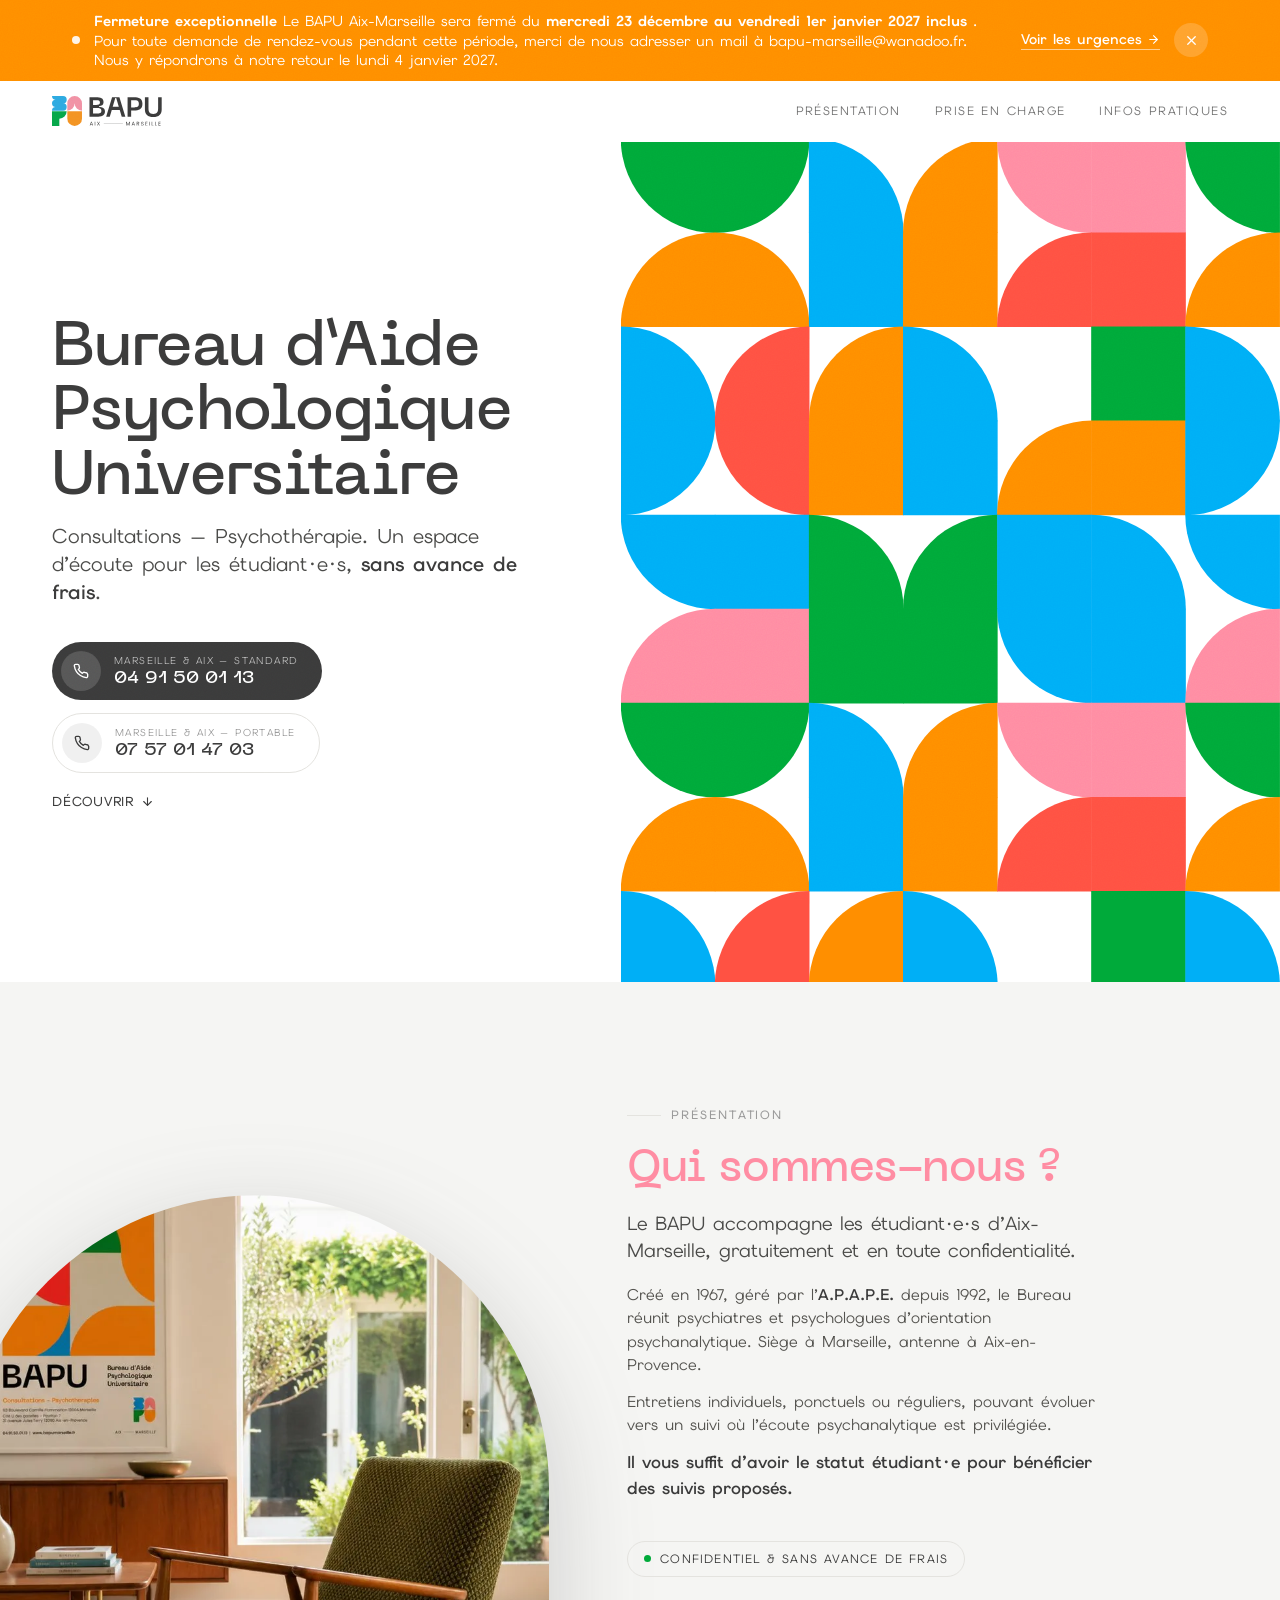
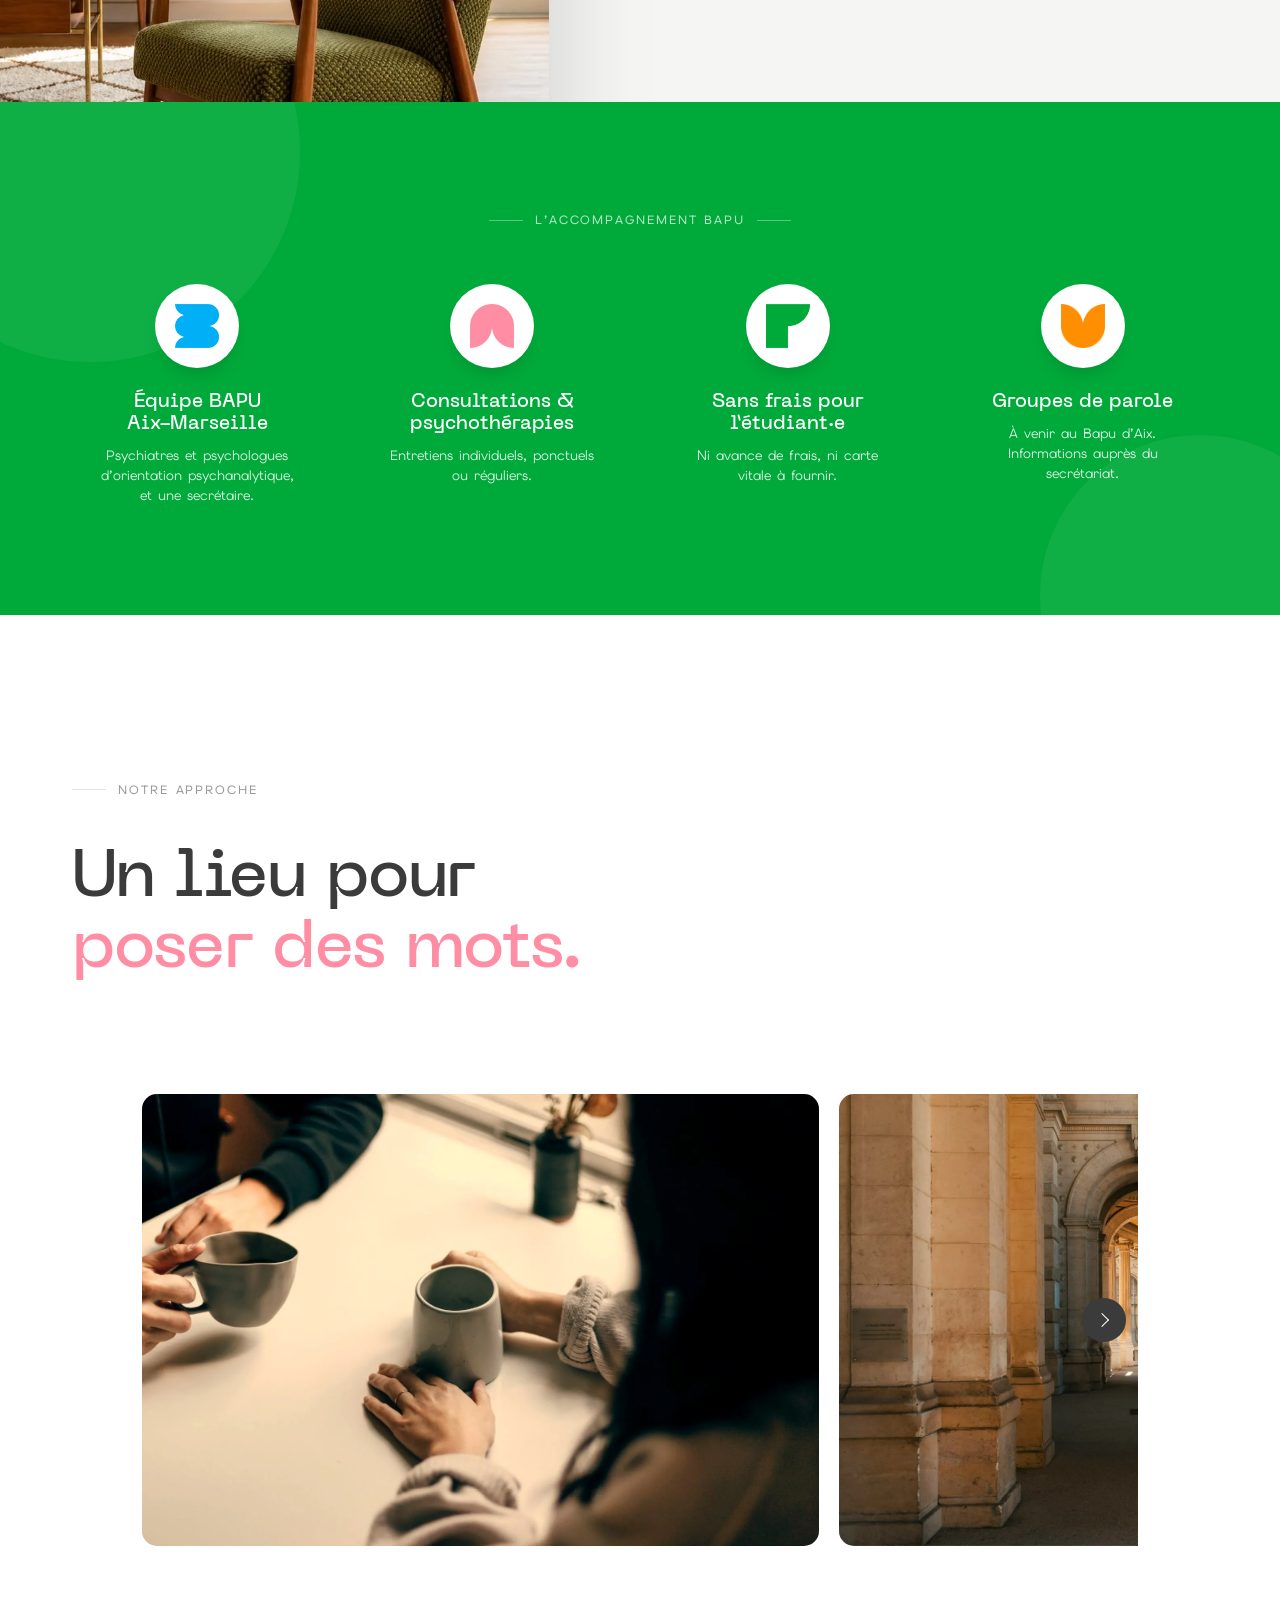
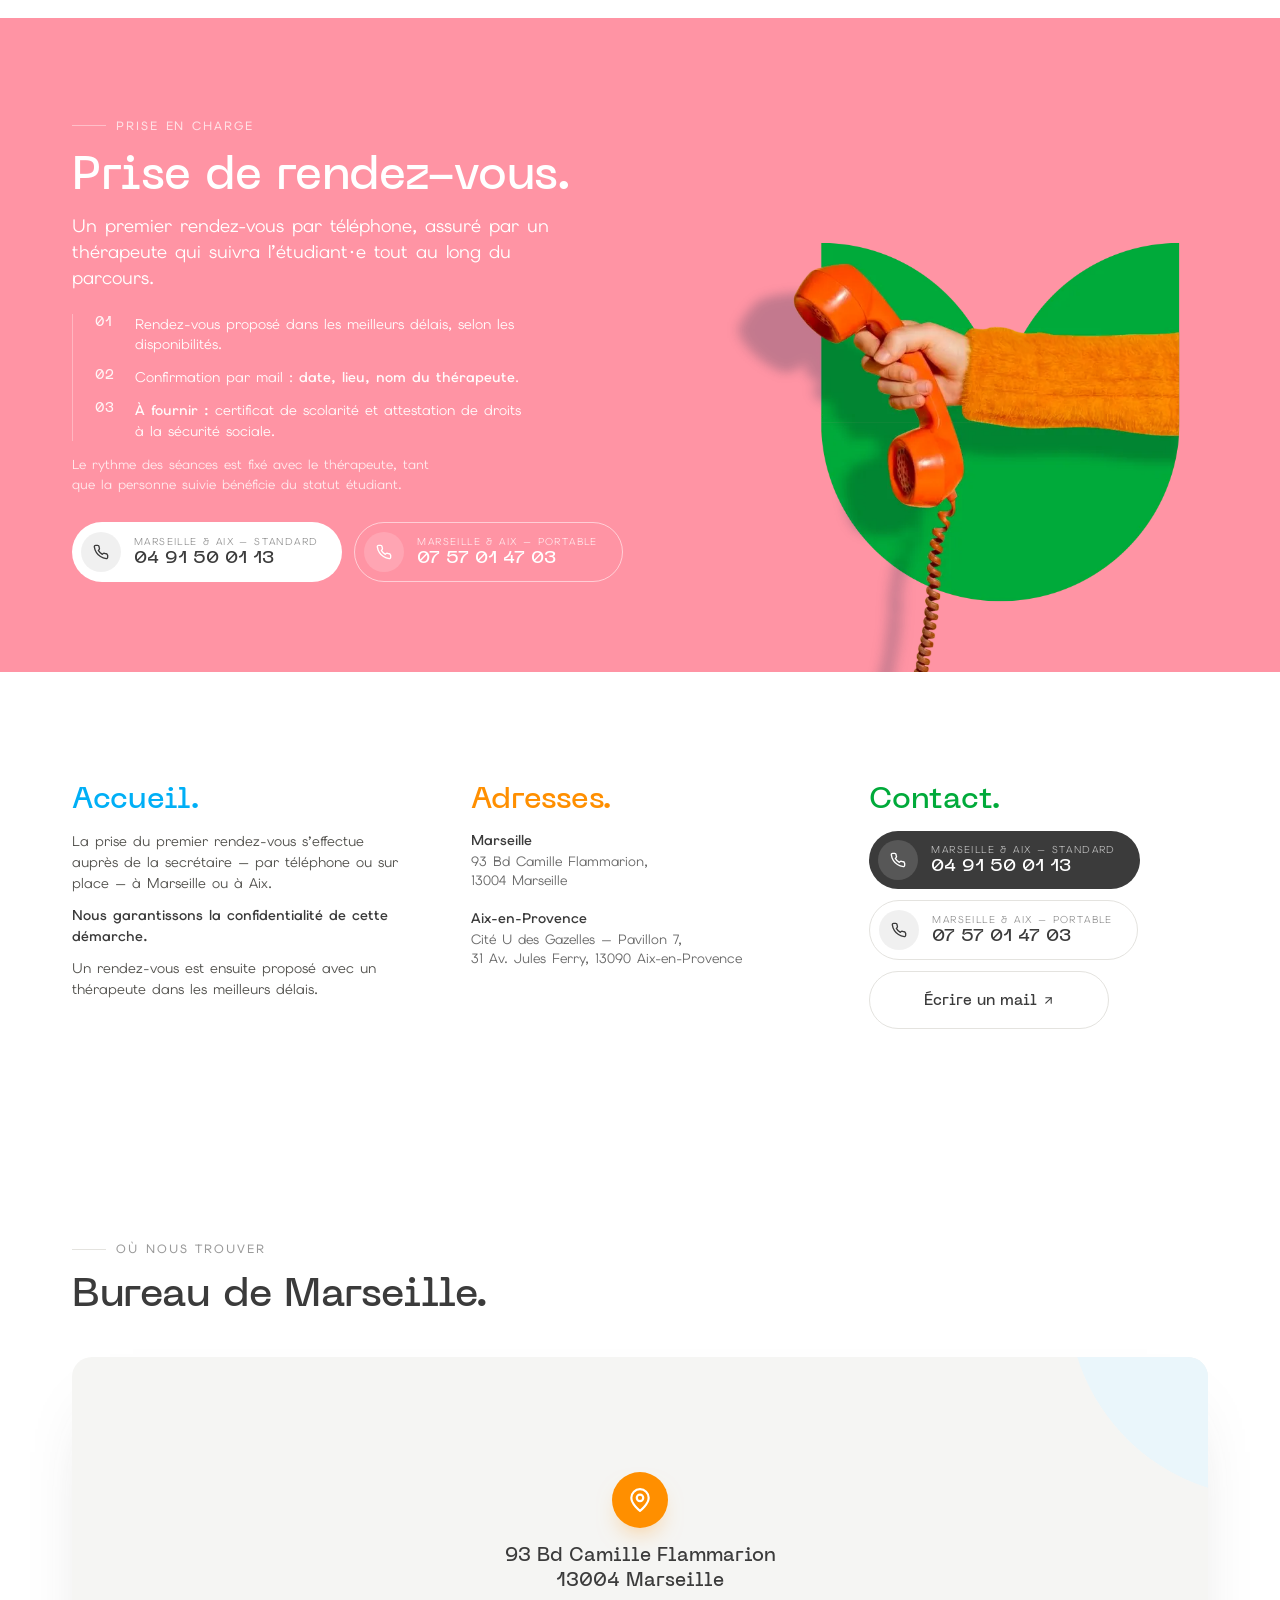
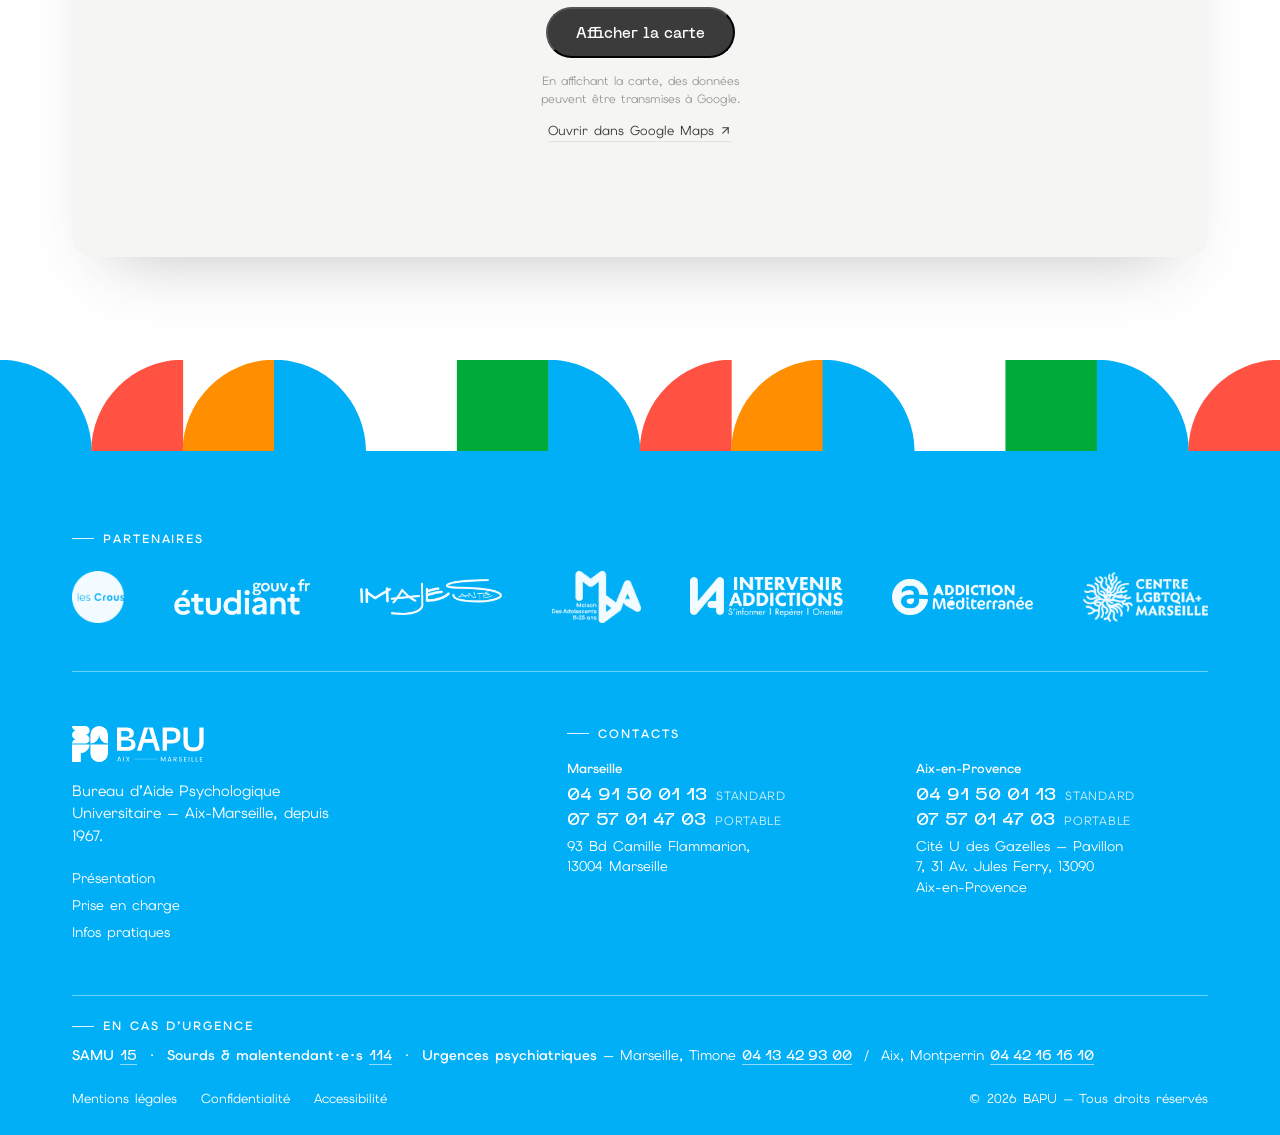
<file: index.html>
<!DOCTYPE html><html lang=fr><head><meta charset=utf-8>
<script>
  // Gestion du token d'invitation Netlify Identity
  if (window.location.hash && window.location.hash.includes('invite_token')) {
    window.location.href = '/admin' + window.location.hash;
  }
  if (window.location.hash && window.location.hash.includes('recovery_token')) {
    window.location.href = '/admin' + window.location.hash;
  }
</script>
<meta name=viewport content='width=device-width,initial-scale=1,viewport-fit=cover'><title>BAPU — Aix-Marseille</title><link rel="preload" href="fonts/neuemachina-inktrap-500.woff2" as="font" type="font/woff2" crossorigin><link rel="preload" href="fonts/elmssans-400.woff2" as="font" type="font/woff2" crossorigin><link rel="stylesheet" href="css/styles.css"></head><body>
<nav id="nav"><svg class="logo-svg" xmlns="http://www.w3.org/2000/svg" viewBox="0 0 455.82 124.63"><defs><style>.cls-1{fill:#f191a4;}.cls-2{fill:#2da9e1;}.cls-3{fill:#06a649;}.cls-4{fill:#f39323;}.cls-5{fill:#3b3b3b;}</style></defs><title>BAPU_LOGO COULEUR</title><g id="Calque_2" data-name="Calque 2"><g id="Calque_1-2" data-name="Calque 1"><path class="cls-1" d="M124.6,30.49a30.49,30.49,0,0,0-61,0h0c0,6,0,13,0,30.49A30.49,30.49,0,0,0,94.11,30.5,30.49,30.49,0,0,0,124.6,61c0-17.48,0-24.47,0-30.49Z"/><path class="cls-2" d="M15.24,61H45.72v0a15.22,15.22,0,0,0,.18-30.44A15.22,15.22,0,0,0,45.72.08H0A15.24,15.24,0,0,0,15.24,15.32,15.24,15.24,0,0,0,0,30.51H0v0H0A15.24,15.24,0,0,0,15.24,45.75,15.24,15.24,0,0,0,0,61H15.24"/><path class="cls-3" d="M30.45,63.65H0V94.08H0v30.43H30.47c0-6,0-13,0-30.38A30.49,30.49,0,0,0,60.94,63.65Z"/><path class="cls-4" d="M94.12,63.66H63.64V94.13h0a30.51,30.51,0,0,0,30.45,30.5h.05a30.51,30.51,0,0,0,30.45-30.5h0V63.66H94.12"/><path class="cls-5" d="M155.71,4.84h25.8c21.42,0,32.59,3.92,32.59,19.92,0,13.82-9.67,16-18.2,16.58v3.92c12.32.34,24.18,3.11,24.18,19.23C220.08,82.11,205,86,184.38,86H155.71ZM183,37.31c9.79,0,16.24-.81,16.24-9.79,0-9.44-6.45-9.79-16.24-9.79H170.57V37.31Zm2.88,35.81c12.09,0,19.35-.92,19.35-11.4,0-10.25-7.26-11.52-19.35-11.52H170.57V73.13Z"/><path class="cls-5" d="M281.35,57.7H248.41L240,86H225L249.57,4.84h30.52L304.73,86h-15Zm-3.92-12.9L266.72,8.64h-3.8L252.21,44.8Z"/><path class="cls-5" d="M375.67,32.48c0,23.38-14.62,27.87-35.12,27.87H328.8V86H313.94V4.84h26.6C361,4.84,375.67,9.33,375.67,32.48Zm-14.86,0c0-13-7.37-14.74-19.46-14.74H328.8V47.45h12.55C353.44,47.45,360.81,45.72,360.81,32.48Z"/><path class="cls-5" d="M386,4.84h14.86V50.33c0,15.32,3.11,24,20,24s20-8.64,20-24V4.84h14.86v51c0,20.27-11.63,31.32-34.89,31.32S386,76.12,386,55.85Z"/><path class="cls-5" d="M168.28,122.46,167.07,119l-7,0-1.24,3.44h-2.11l5.79-15.68h2.27l5.61,15.74Zm-7.59-5.11,5.8,0-2.86-8.13Z"/><path class="cls-5" d="M177.64,122.51l.08-15.71h2.06l-.08,15.71Z"/><path class="cls-5" d="M199.16,106.91l-4.89,7.84,4.79,7.87H196.8L193,116.4l-3.63,6.17h-2.29l4.89-7.84-4.81-7.87h2.29l3.8,6.23,3.64-6.19Z"/><path class="cls-5" d="M323.71,106.78l-.08,15.71h-2.09l.06-11.45-5.31,11.42H315L309.73,111l-.06,11.45h-2.06l.08-15.71h2.11l5.85,12.9,6-12.84Z"/><path class="cls-5" d="M342.4,122.58l-1.21-3.45-7,0L333,122.53h-2.11l5.79-15.68h2.27l5.61,15.74Zm-7.59-5.11,5.8,0-2.86-8.13Z"/><path class="cls-5" d="M353.86,116.15l0,6.48h-2.06l.08-15.71,5.1,0a5.75,5.75,0,0,1,4,1.31,4.15,4.15,0,0,1,1.38,3.17,4.77,4.77,0,0,1-1,3.11,4.72,4.72,0,0,1-3.07,1.55l4.3,6.59H360l-4.09-6.5Zm0-7.57,0,5.94h3a3.57,3.57,0,0,0,2.53-.77,2.86,2.86,0,0,0,.84-2.18q0-3-3.34-3Z"/><path class="cls-5" d="M372,111.21a2.14,2.14,0,0,0,.47,1.43,2.82,2.82,0,0,0,1.22.84,13.52,13.52,0,0,0,1.66.49q.92.21,1.83.47a8.15,8.15,0,0,1,1.66.68,3.18,3.18,0,0,1,1.22,1.23,3.94,3.94,0,0,1,.46,2,4.31,4.31,0,0,1-1.42,3.19,5.23,5.23,0,0,1-3.8,1.34,6.4,6.4,0,0,1-3.88-1.12,3.51,3.51,0,0,1-1.48-3h2.2a2.46,2.46,0,0,0,.84,1.73,3.36,3.36,0,0,0,2.25.67,3.5,3.5,0,0,0,2.38-.76,2.33,2.33,0,0,0,.89-1.8,2.38,2.38,0,0,0-.47-1.59,2.86,2.86,0,0,0-1.22-.83,12.35,12.35,0,0,0-1.67-.47c-.61-.13-1.22-.29-1.83-.47a8.2,8.2,0,0,1-1.66-.7,3.23,3.23,0,0,1-1.22-1.25,4.44,4.44,0,0,1,1-5.25,5.48,5.48,0,0,1,3.7-1.19,5.73,5.73,0,0,1,3.62,1.07,4.1,4.1,0,0,1,1.54,2.92H378a2.33,2.33,0,0,0-.87-1.59,3.17,3.17,0,0,0-2.1-.67,3.36,3.36,0,0,0-2.17.66A2.35,2.35,0,0,0,372,111.21Z"/><path class="cls-5" d="M396.52,107.14v1.63l-6.25,0,0,5.35,5.58,0v1.61l-5.58,0,0,5.49,6.25,0v1.63l-8.32,0,.08-15.71Z"/><path class="cls-5" d="M404.1,122.88l.08-15.71h2.06l-.08,15.71Z"/><path class="cls-5" d="M414.17,107.23h2.06l-.07,14.12,5.51,0V123l-7.57,0Z"/><path class="cls-5" d="M428.43,107.3h2.06l-.07,14.12,5.51,0V123l-7.57,0Z"/><path class="cls-5" d="M451,107.41V109l-6.25,0,0,5.35,5.58,0V116l-5.58,0,0,5.49,6.25,0v1.63l-8.32,0,.08-15.71Z"/><rect class="cls-5" x="215.09" y="113.91" width="79.32" height="0.78"/></g></g></svg>
 <div class="nav-links"><a href="#presentation">Présentation</a><a href="#rdv">Prise en charge</a><a href="#infos">Infos pratiques</a></div>
<button class="nav-burger" id="navBurger" type="button" aria-expanded="false" aria-controls="mnav" aria-label="Ouvrir le menu"><span></span><span></span><span></span></button>
</nav>
<div class="mnav" id="mnav" hidden>
 <div class="mnav-fond" data-mnav-close></div>
 <div class="mnav-panel" role="dialog" aria-modal="true" aria-label="Menu">
  <span class="mnav-quart" aria-hidden="true"></span>
  <div class="mnav-top"><span class="mnav-over">Menu</span><button class="mnav-x" type="button" data-mnav-close aria-label="Fermer le menu"><svg viewBox="0 0 24 24" fill="none" stroke="currentColor" stroke-width="2" stroke-linecap="round"><line x1="6" y1="6" x2="18" y2="18"/><line x1="18" y1="6" x2="6" y2="18"/></svg></button></div>
  <ul class="mnav-liens">
   <li><a href="#presentation"><span class="n">01</span>Présentation</a></li>
   <li><a href="#rdv"><span class="n">02</span>Prise en charge</a></li>
   <li><a href="#infos"><span class="n">03</span>Infos pratiques</a></li>
  </ul>
  <div class="mnav-appel">
   <p class="mnav-label">Prendre rendez-vous</p>
   <a class="cta callA inv cms-tellink-standard" href="tel:+33491500113"><span class="pas"><svg viewBox="0 0 24 24" fill="none" stroke="currentColor" stroke-width="2" stroke-linecap="round" stroke-linejoin="round"><path d="M22 16.9v3a2 2 0 0 1-2.2 2 19.8 19.8 0 0 1-8.6-3.1 19.5 19.5 0 0 1-6-6A19.8 19.8 0 0 1 2 4.2 2 2 0 0 1 4 2h3a2 2 0 0 1 2 1.7c.1.9.3 1.8.6 2.6a2 2 0 0 1-.5 2.1L8 9.6a16 16 0 0 0 6 6l1.2-1.2a2 2 0 0 1 2.1-.4c.8.3 1.7.5 2.6.6a2 2 0 0 1 1.7 2Z"/></svg></span><span class="t"><span class="lab">Marseille &amp; Aix — Standard</span><span class="num cms-tel-standard">04 91 50 01 13</span></span></a>
   <a class="cta callA out cms-tellink-portable" href="tel:+33757014703"><span class="pas"><svg viewBox="0 0 24 24" fill="none" stroke="currentColor" stroke-width="2" stroke-linecap="round" stroke-linejoin="round"><path d="M22 16.9v3a2 2 0 0 1-2.2 2 19.8 19.8 0 0 1-8.6-3.1 19.5 19.5 0 0 1-6-6A19.8 19.8 0 0 1 2 4.2 2 2 0 0 1 4 2h3a2 2 0 0 1 2 1.7c.1.9.3 1.8.6 2.6a2 2 0 0 1-.5 2.1L8 9.6a16 16 0 0 0 6 6l1.2-1.2a2 2 0 0 1 2.1-.4c.8.3 1.7.5 2.6.6a2 2 0 0 1 1.7 2Z"/></svg></span><span class="t"><span class="lab">Marseille &amp; Aix — Portable</span><span class="num cms-tel-portable">07 57 01 47 03</span></span></a>
  </div>
  <a class="mnav-urg" href="#urgences">Une urgence ? Voir les numéros utiles</a>
 </div>
</div>
<header class="hero">
 <div class="hero-left">
  <h1>Bureau d’Aide Psychologique Universitaire</h1>
  <p class="lead">Consultations — Psychothérapie. Un espace d’écoute pour les étudiant·e·s, <b>sans avance de frais</b>.</p>
  <div class="cta-row">
   <a class="cta callA cms-tellink-standard" href="tel:+33491500113"><span class="pas"><svg viewBox="0 0 24 24" fill="none" stroke="currentColor" stroke-width="2" stroke-linecap="round" stroke-linejoin="round"><path d="M22 16.9v3a2 2 0 0 1-2.2 2 19.8 19.8 0 0 1-8.6-3.1 19.5 19.5 0 0 1-6-6A19.8 19.8 0 0 1 2 4.2 2 2 0 0 1 4 2h3a2 2 0 0 1 2 1.7c.1.9.3 1.8.6 2.6a2 2 0 0 1-.5 2.1L8 9.6a16 16 0 0 0 6 6l1.2-1.2a2 2 0 0 1 2.1-.4c.8.3 1.7.5 2.6.6a2 2 0 0 1 1.7 2Z"/></svg></span><span class="t"><span class="lab">Marseille &amp; Aix — Standard</span><span class="num cms-tel-standard">04 91 50 01 13</span></span></a>
   <a class="cta callA outd cms-tellink-portable" href="tel:+33757014703"><span class="pas"><svg viewBox="0 0 24 24" fill="none" stroke="currentColor" stroke-width="2" stroke-linecap="round" stroke-linejoin="round"><path d="M22 16.9v3a2 2 0 0 1-2.2 2 19.8 19.8 0 0 1-8.6-3.1 19.5 19.5 0 0 1-6-6A19.8 19.8 0 0 1 2 4.2 2 2 0 0 1 4 2h3a2 2 0 0 1 2 1.7c.1.9.3 1.8.6 2.6a2 2 0 0 1-.5 2.1L8 9.6a16 16 0 0 0 6 6l1.2-1.2a2 2 0 0 1 2.1-.4c.8.3 1.7.5 2.6.6a2 2 0 0 1 1.7 2Z"/></svg></span><span class="t"><span class="lab">Marseille &amp; Aix — Portable</span><span class="num cms-tel-portable">07 57 01 47 03</span></span></a>
  </div>
  <a class="lnk" href="#presentation" style="margin-top:20px">Découvrir<svg class="iarr" viewBox="0 0 24 24" fill="none" stroke="currentColor" stroke-width="2" stroke-linecap="round" stroke-linejoin="round"><line x1="12" y1="5" x2="12" y2="19"/><polyline points="19 12 12 19 5 12"/></svg></a>
 </div>
 <div class="hero-panel" id="hero-panel"><svg id="hero-grid" preserveAspectRatio="xMinYMid slice" shape-rendering="geometricPrecision" aria-hidden="true"></svg></div>
</header>

<section class="qsn" id="presentation">
 <div class="amedia"><picture><source type="image/webp" srcset="img/salle-consultation.webp"><img class="achair" src="img/salle-consultation.jpg" alt="Salle de consultation du BAPU — fauteuil et affiche"></picture></div>
 <div class="acontent">
  <div class="eyebrow">Présentation</div>
  <h2 class="qh">Qui sommes-nous&nbsp;?</h2>
  <p class="chapo">Le BAPU accompagne les étudiant·e·s d’Aix-Marseille, gratuitement et en toute confidentialité.</p>
  <div class="body">
   <p>Créé en 1967, géré par l’<strong>A.P.A.P.E.</strong> depuis 1992, le Bureau réunit psychiatres et psychologues d’orientation psychanalytique. Siège à Marseille, antenne à Aix-en-Provence.</p>
   <p>Entretiens individuels, ponctuels ou réguliers, pouvant évoluer vers un suivi où l’écoute psychanalytique est privilégiée.</p>
   <p class="kicker">Il vous suffit d’avoir le statut étudiant·e pour bénéficier des suivis proposés.</p>
  </div>
  <div class="tag"><span class="dot"></span>Confidentiel &amp; sans avance de frais</div>
 </div>
</section>

<section class="pictos">
 <div class="bgshape" style="width:420px;height:420px;top:-160px;left:-120px"></div>
 <div class="bgshape" style="width:320px;height:320px;bottom:-140px;right:-80px"></div>
 <div class="wrap">
  <div class="overline">L’accompagnement BAPU</div>
  <div class="pgrid">
   <div class="picto"><div class="ico"><picture><source type="image/webp" srcset="img/picto-b.webp"><img src="img/picto-b.png" alt="B" loading="lazy" decoding="async"></picture></div><h3>Équipe BAPU <span style="white-space:nowrap">Aix-Marseille</span></h3><p>Psychiatres et psychologues d’orientation psychanalytique, et une secrétaire.</p></div>
   <div class="picto"><div class="ico"><picture><source type="image/webp" srcset="img/picto-a.webp"><img src="img/picto-a.png" alt="A" loading="lazy" decoding="async"></picture></div><h3>Consultations &amp; psychothérapies</h3><p>Entretiens individuels, ponctuels ou réguliers.</p></div>
   <div class="picto"><div class="ico"><picture><source type="image/webp" srcset="img/picto-p.webp"><img src="img/picto-p.png" alt="P" loading="lazy" decoding="async"></picture></div><h3>Sans frais pour l’étudiant·e</h3><p>Ni avance de frais, ni carte vitale à fournir.</p></div>
   <div class="picto"><div class="ico"><picture><source type="image/webp" srcset="img/picto-u.webp"><img src="img/picto-u.png" alt="U" loading="lazy" decoding="async"></picture></div><h3>Groupes de parole</h3><p>À venir au Bapu d’Aix. Informations auprès du secrétariat.</p></div>
  </div>
 </div>
</section>

<section class="mani"><div class="wrap">
 <div class="overline">Notre approche</div>
 <p class="phrase">Un lieu pour<br><span class="rot">poser des mots.</span></p>
 <div class="sig"><span class="dot"></span>Une écoute confidentielle, sans jugement, sans avance de frais.</div>
</div></section>

<section class="vivant">
  <div class="wrap">
    <div class="vcar" role="region" aria-roledescription="carrousel" aria-label="Le BAPU en images">
      <ul class="vtrack">
        <li class="vslide"><picture><source type="image/webp" srcset="img/vivant/vivant-01.webp"><img src="img/vivant/vivant-01.jpg" alt="" loading="lazy" decoding="async" width="1800" height="1200"></picture></li>
        <li class="vslide"><picture><source type="image/webp" srcset="img/vivant/vivant-02.webp"><img src="img/vivant/vivant-02.jpg" alt="" loading="lazy" decoding="async" width="1800" height="1200"></picture></li>
        <li class="vslide"><picture><source type="image/webp" srcset="img/vivant/vivant-03.webp"><img src="img/vivant/vivant-03.jpg" alt="" loading="lazy" decoding="async" width="1800" height="1200"></picture></li>
        <li class="vslide"><picture><source type="image/webp" srcset="img/vivant/vivant-04.webp"><img src="img/vivant/vivant-04.jpg" alt="" loading="lazy" decoding="async" width="1800" height="1200"></picture></li>
      </ul>
      <button class="vnav vprev" type="button" aria-label="Photo précédente"></button>
      <button class="vnav vnext" type="button" aria-label="Photo suivante"></button>
    </div>
  </div>
</section>
<section class="rdv" id="rdv"><div class="wrap in">
 <div class="rdv-text">
  <div class="overline">Prise en charge</div>
  <h2>Prise de rendez-vous.</h2>
  <p class="chapo">Un premier rendez-vous par téléphone, assuré par un thérapeute qui suivra l’étudiant·e tout au long du parcours.</p>
  <ul class="steps">
   <li>Rendez-vous proposé dans les meilleurs délais, selon les disponibilités.</li>
   <li>Confirmation par mail : <b>date, lieu, nom du thérapeute</b>.</li>
   <li><b>À fournir :</b> certificat de scolarité et attestation de droits à la sécurité sociale.</li>
  </ul>
  <p class="fine">Le rythme des séances est fixé avec le thérapeute, tant que la personne suivie bénéficie du statut étudiant.</p>
  <div class="calls">
   <a class="cta callA inv cms-tellink-standard" href="tel:+33491500113"><span class="pas"><svg viewBox="0 0 24 24" fill="none" stroke="currentColor" stroke-width="2" stroke-linecap="round" stroke-linejoin="round"><path d="M22 16.9v3a2 2 0 0 1-2.2 2 19.8 19.8 0 0 1-8.6-3.1 19.5 19.5 0 0 1-6-6A19.8 19.8 0 0 1 2 4.2 2 2 0 0 1 4 2h3a2 2 0 0 1 2 1.7c.1.9.3 1.8.6 2.6a2 2 0 0 1-.5 2.1L8 9.6a16 16 0 0 0 6 6l1.2-1.2a2 2 0 0 1 2.1-.4c.8.3 1.7.5 2.6.6a2 2 0 0 1 1.7 2Z"/></svg></span><span class="t"><span class="lab">Marseille &amp; Aix — Standard</span><span class="num cms-tel-standard">04 91 50 01 13</span></span></a>
   <a class="cta callA out cms-tellink-portable" href="tel:+33757014703"><span class="pas"><svg viewBox="0 0 24 24" fill="none" stroke="currentColor" stroke-width="2" stroke-linecap="round" stroke-linejoin="round"><path d="M22 16.9v3a2 2 0 0 1-2.2 2 19.8 19.8 0 0 1-8.6-3.1 19.5 19.5 0 0 1-6-6A19.8 19.8 0 0 1 2 4.2 2 2 0 0 1 4 2h3a2 2 0 0 1 2 1.7c.1.9.3 1.8.6 2.6a2 2 0 0 1-.5 2.1L8 9.6a16 16 0 0 0 6 6l1.2-1.2a2 2 0 0 1 2.1-.4c.8.3 1.7.5 2.6.6a2 2 0 0 1 1.7 2Z"/></svg></span><span class="t"><span class="lab">Marseille &amp; Aix — Portable</span><span class="num cms-tel-portable">07 57 01 47 03</span></span></a>
  </div>
 </div>
 <div class="rdv-visual">
  <picture><source type="image/webp" srcset="img/rdv-telephone.webp"><img class="tel-img" src="img/rdv-telephone.png" alt="Prise de rendez-vous par téléphone" loading="lazy" decoding="async"></picture>
 </div>
</div></section>

<section class="infos" id="infos"><div class="wrap"><div class="icols">
 <div class="c1" id="cms-texte-accueil"><h3>Accueil.</h3><p>La prise du premier rendez-vous s’effectue auprès de la secrétaire — par téléphone ou sur place — à Marseille ou à Aix.</p><p><strong>Nous garantissons la confidentialité de cette démarche.</strong></p><p>Un rendez-vous est ensuite proposé avec un thérapeute dans les meilleurs délais.</p></div>
 <div class="c2"><h3>Adresses.</h3><div class="addr"><div class="t">Marseille</div><div class="d cms-adr-marseille">93 Bd Camille Flammarion,<br>13004 Marseille</div></div><div class="addr"><div class="t">Aix-en-Provence</div><div class="d cms-adr-aix">Cité U des Gazelles — Pavillon 7,<br>31 Av. Jules Ferry, 13090 Aix-en-Provence</div></div></div>
 <div class="c3"><h3>Contact.</h3><div class="contact-btns"><a class="cta callA cms-tellink-standard" href="tel:+33491500113"><span class="pas"><svg viewBox="0 0 24 24" fill="none" stroke="currentColor" stroke-width="2" stroke-linecap="round" stroke-linejoin="round"><path d="M22 16.9v3a2 2 0 0 1-2.2 2 19.8 19.8 0 0 1-8.6-3.1 19.5 19.5 0 0 1-6-6A19.8 19.8 0 0 1 2 4.2 2 2 0 0 1 4 2h3a2 2 0 0 1 2 1.7c.1.9.3 1.8.6 2.6a2 2 0 0 1-.5 2.1L8 9.6a16 16 0 0 0 6 6l1.2-1.2a2 2 0 0 1 2.1-.4c.8.3 1.7.5 2.6.6a2 2 0 0 1 1.7 2Z"/></svg></span><span class="t"><span class="lab">Marseille &amp; Aix — Standard</span><span class="num cms-tel-standard">04 91 50 01 13</span></span></a><a class="cta callA outd cms-tellink-portable" href="tel:+33757014703"><span class="pas"><svg viewBox="0 0 24 24" fill="none" stroke="currentColor" stroke-width="2" stroke-linecap="round" stroke-linejoin="round"><path d="M22 16.9v3a2 2 0 0 1-2.2 2 19.8 19.8 0 0 1-8.6-3.1 19.5 19.5 0 0 1-6-6A19.8 19.8 0 0 1 2 4.2 2 2 0 0 1 4 2h3a2 2 0 0 1 2 1.7c.1.9.3 1.8.6 2.6a2 2 0 0 1-.5 2.1L8 9.6a16 16 0 0 0 6 6l1.2-1.2a2 2 0 0 1 2.1-.4c.8.3 1.7.5 2.6.6a2 2 0 0 1 1.7 2Z"/></svg></span><span class="t"><span class="lab">Marseille &amp; Aix — Portable</span><span class="num cms-tel-portable">07 57 01 47 03</span></span></a><a class="cta sec2" href="mailto:contact@bapu-marseille.fr" style="justify-content:center"><span class="fill"></span><span>Écrire un mail <svg class="iarr" viewBox="0 0 24 24" fill="none" stroke="currentColor" stroke-width="2" stroke-linecap="round" stroke-linejoin="round"><line x1="7" y1="17" x2="17" y2="7"/><polyline points="7 7 17 7 17 17"/></svg></span></a></div></div>
</div></div></section>

<section class="mapsec"><div class="wrap"><div class="overline">Où nous trouver</div><h2>Bureau de Marseille.</h2><div class="mapwrap"><div class="map-ph" id="mapPh">
 <span class="map-quart" aria-hidden="true"></span>
 <div class="map-ph-in">
  <span class="map-pin" aria-hidden="true"><svg viewBox="0 0 24 24" fill="none" stroke="currentColor" stroke-width="2" stroke-linecap="round" stroke-linejoin="round"><path d="M20 10c0 6-8 12-8 12s-8-6-8-12a8 8 0 0 1 16 0Z"/><circle cx="12" cy="10" r="3"/></svg></span>
  <p class="map-ph-addr">93 Bd Camille Flammarion<br>13004 Marseille</p>
  <button class="cta act map-load" type="button" id="mapLoad" data-embed="https://maps.google.com/maps?q=93%20Boulevard%20Camille%20Flammarion%2013004%20Marseille&t=&z=15&ie=UTF8&iwloc=&output=embed">Afficher la carte</button>
  <p class="map-note">En affichant la carte, des données peuvent être transmises à Google.</p>
  <a class="map-ext" href="https://www.google.com/maps/search/?api=1&query=93+Boulevard+Camille+Flammarion+13004+Marseille" target="_blank" rel="noopener">Ouvrir dans Google Maps <svg class="iarr" viewBox="0 0 24 24" fill="none" stroke="currentColor" stroke-width="2" stroke-linecap="round" stroke-linejoin="round"><line x1="7" y1="17" x2="17" y2="7"/><polyline points="7 7 17 7 17 17"/></svg></a>
 </div>
</div></div></div></section>

<div class="strip"><svg id="band1" preserveAspectRatio="xMidYMid slice" shape-rendering="geometricPrecision" aria-hidden="true"></svg></div>

<footer>
 <div class="wrap">
  <div class="fpartners-band">
   <div class="flabel">Partenaires</div>
   <div class="fplogos">
    <a class="fp fp-crous" href="https://www.lescrous.fr/" target="_blank" rel="noopener" aria-label="Les CROUS"><img src="img/partenaires/crous.png" alt="Les CROUS" width="128" height="128" loading="lazy"></a>
    <a class="fp fp-etudiant" href="https://www.etudiant.gouv.fr/fr" target="_blank" rel="noopener" aria-label="étudiant.gouv.fr"><img src="img/partenaires/etudiant.png" alt="étudiant.gouv.fr" width="485" height="128" loading="lazy"></a>
    <a class="fp fp-imaje" href="https://www.imajesante.fr/" target="_blank" rel="noopener" aria-label="IMAJE Santé"><img src="img/partenaires/imaje.png" alt="IMAJE Santé" width="507" height="128" loading="lazy"></a>
    <a class="fp fp-mda" href="https://mda13nord.fr/" target="_blank" rel="noopener" aria-label="Maison des Adolescents 13 Nord"><img src="img/partenaires/mda.png" alt="Maison des Adolescents 13 Nord" width="219" height="128" loading="lazy"></a>
    <a class="fp fp-intervenir" href="https://intervenir-addictions.fr/" target="_blank" rel="noopener" aria-label="Intervenir Addictions"><img src="img/partenaires/intervenir.png" alt="Intervenir Addictions" width="487" height="128" loading="lazy"></a>
    <a class="fp fp-addmed" href="https://www.addiction-mediterranee.fr/" target="_blank" rel="noopener" aria-label="Addiction Méditerranée"><img src="img/partenaires/addmed.png" alt="Addiction Méditerranée" width="502" height="128" loading="lazy"></a>
    <a class="fp fp-lgbt" href="https://centrelgbtqiamarseille.org/" target="_blank" rel="noopener" aria-label="Centre LGBTQIA+ Marseille"><img src="img/partenaires/lgbt.png" alt="Centre LGBTQIA+ Marseille" width="320" height="128" loading="lazy"></a>
   </div>
  </div>
  <div class="frule frule-top"></div>
  <div class="fgrid">
   <div class="fcol fbrand">
    <svg class="logo-white" xmlns="http://www.w3.org/2000/svg" viewBox="0 0 455.82 124.63"><defs><style>.logo-white .cls-1{fill:#fff;}</style></defs><title>BAPU_LOGO BLANC</title><g id="Calque_2" data-name="Calque 2"><g id="Calque_1-2" data-name="Calque 1"><path class="cls-1" d="M124.6,30.49a30.49,30.49,0,0,0-61,0h0c0,6,0,13,0,30.49A30.49,30.49,0,0,0,94.11,30.5,30.49,30.49,0,0,0,124.6,61c0-17.48,0-24.47,0-30.49Z"/><path class="cls-1" d="M15.24,61H45.72v0a15.22,15.22,0,0,0,.18-30.44A15.22,15.22,0,0,0,45.72.08H0A15.24,15.24,0,0,0,15.24,15.32,15.24,15.24,0,0,0,0,30.51H0v0H0A15.24,15.24,0,0,0,15.24,45.75,15.24,15.24,0,0,0,0,61H15.24"/><path class="cls-1" d="M30.45,63.65H0V94.08H0v30.43H30.47c0-6,0-13,0-30.38A30.49,30.49,0,0,0,60.94,63.65Z"/><path class="cls-1" d="M94.12,63.66H63.64V94.13h0a30.51,30.51,0,0,0,30.45,30.5h.05a30.51,30.51,0,0,0,30.45-30.5h0V63.66H94.12"/><path class="cls-1" d="M155.71,4.84h25.8c21.42,0,32.59,3.92,32.59,19.92,0,13.82-9.67,16-18.2,16.58v3.92c12.32.34,24.18,3.11,24.18,19.23C220.08,82.11,205,86,184.38,86H155.71ZM183,37.31c9.79,0,16.24-.81,16.24-9.79,0-9.44-6.45-9.79-16.24-9.79H170.57V37.31Zm2.88,35.81c12.09,0,19.35-.92,19.35-11.4,0-10.25-7.26-11.52-19.35-11.52H170.57V73.13Z"/><path class="cls-1" d="M281.35,57.7H248.41L240,86H225L249.57,4.84h30.52L304.73,86h-15Zm-3.92-12.9L266.72,8.64h-3.8L252.21,44.8Z"/><path class="cls-1" d="M375.67,32.48c0,23.38-14.62,27.87-35.12,27.87H328.8V86H313.94V4.84h26.6C361,4.84,375.67,9.33,375.67,32.48Zm-14.86,0c0-13-7.37-14.74-19.46-14.74H328.8V47.45h12.55C353.44,47.45,360.81,45.72,360.81,32.48Z"/><path class="cls-1" d="M386,4.84h14.86V50.33c0,15.32,3.11,24,20,24s20-8.64,20-24V4.84h14.86v51c0,20.27-11.63,31.32-34.89,31.32S386,76.12,386,55.85Z"/><path class="cls-1" d="M168.28,122.46,167.07,119l-7,0-1.24,3.44h-2.11l5.79-15.68h2.27l5.61,15.74Zm-7.59-5.11,5.8,0-2.86-8.13Z"/><path class="cls-1" d="M177.64,122.51l.08-15.71h2.06l-.08,15.71Z"/><path class="cls-1" d="M199.16,106.91l-4.89,7.84,4.79,7.87H196.8L193,116.4l-3.63,6.17h-2.29l4.89-7.84-4.81-7.87h2.29l3.8,6.23,3.64-6.19Z"/><path class="cls-1" d="M323.71,106.78l-.08,15.71h-2.09l.06-11.45-5.31,11.42H315L309.73,111l-.06,11.45h-2.06l.08-15.71h2.11l5.85,12.9,6-12.84Z"/><path class="cls-1" d="M342.4,122.58l-1.21-3.45-7,0L333,122.53h-2.11l5.79-15.68h2.27l5.61,15.74Zm-7.59-5.11,5.8,0-2.86-8.13Z"/><path class="cls-1" d="M353.86,116.15l0,6.48h-2.06l.08-15.71,5.1,0a5.75,5.75,0,0,1,4,1.31,4.15,4.15,0,0,1,1.38,3.17,4.77,4.77,0,0,1-1,3.11,4.72,4.72,0,0,1-3.07,1.55l4.3,6.59H360l-4.09-6.5Zm0-7.57,0,5.94h3a3.57,3.57,0,0,0,2.53-.77,2.86,2.86,0,0,0,.84-2.18q0-3-3.34-3Z"/><path class="cls-1" d="M372,111.21a2.14,2.14,0,0,0,.47,1.43,2.82,2.82,0,0,0,1.22.84,13.52,13.52,0,0,0,1.66.49q.92.21,1.83.47a8.15,8.15,0,0,1,1.66.68,3.18,3.18,0,0,1,1.22,1.23,3.94,3.94,0,0,1,.46,2,4.31,4.31,0,0,1-1.42,3.19,5.23,5.23,0,0,1-3.8,1.34,6.4,6.4,0,0,1-3.88-1.12,3.51,3.51,0,0,1-1.48-3h2.2a2.46,2.46,0,0,0,.84,1.73,3.36,3.36,0,0,0,2.25.67,3.5,3.5,0,0,0,2.38-.76,2.33,2.33,0,0,0,.89-1.8,2.38,2.38,0,0,0-.47-1.59,2.86,2.86,0,0,0-1.22-.83,12.35,12.35,0,0,0-1.67-.47c-.61-.13-1.22-.29-1.83-.47a8.2,8.2,0,0,1-1.66-.7,3.23,3.23,0,0,1-1.22-1.25,4.44,4.44,0,0,1,1-5.25,5.48,5.48,0,0,1,3.7-1.19,5.73,5.73,0,0,1,3.62,1.07,4.1,4.1,0,0,1,1.54,2.92H378a2.33,2.33,0,0,0-.87-1.59,3.17,3.17,0,0,0-2.1-.67,3.36,3.36,0,0,0-2.17.66A2.35,2.35,0,0,0,372,111.21Z"/><path class="cls-1" d="M396.52,107.14v1.63l-6.25,0,0,5.35,5.58,0v1.61l-5.58,0,0,5.49,6.25,0v1.63l-8.32,0,.08-15.71Z"/><path class="cls-1" d="M404.1,122.88l.08-15.71h2.06l-.08,15.71Z"/><path class="cls-1" d="M414.17,107.23h2.06l-.07,14.12,5.51,0V123l-7.57,0Z"/><path class="cls-1" d="M428.43,107.3h2.06l-.07,14.12,5.51,0V123l-7.57,0Z"/><path class="cls-1" d="M451,107.41V109l-6.25,0,0,5.35,5.58,0V116l-5.58,0,0,5.49,6.25,0v1.63l-8.32,0,.08-15.71Z"/><rect class="cls-1" x="215.09" y="113.91" width="79.32" height="0.78"/></g></g></svg>
    <p class="fid">Bureau d’Aide Psychologique Universitaire — Aix-Marseille, depuis 1967.</p>
    <nav class="fmap" aria-label="Plan du site">
     <a href="#presentation">Présentation</a>
     <a href="#rdv">Prise en charge</a>
     <a href="#infos">Infos pratiques</a>
    </nav>
   </div>
   <div class="fcol">
    <div class="flabel">Contacts</div>
    <div class="fcontact">
     <div class="fplace">Marseille</div>
     <div class="fnum"><a class="ftel cms-tel-standard cms-tellink-standard" href="tel:+33491500113">04 91 50 01 13</a><span class="ftype">Standard</span></div>
     <div class="fnum"><a class="ftel cms-tel-portable cms-tellink-portable" href="tel:+33757014703">07 57 01 47 03</a><span class="ftype">Portable</span></div>
     <p class="faddr cms-adrl-marseille"><span class="adr-l">93 Bd Camille Flammarion,</span> <span class="adr-l">13004 Marseille</span></p>
    </div>
   </div>
   <div class="fcol fcol-sub">
    <div class="flabel flabel-ghost" aria-hidden="true">Contacts</div>
    <div class="fcontact">
     <div class="fplace">Aix-en-Provence</div>
     <div class="fnum"><a class="ftel cms-tel-standard cms-tellink-standard" href="tel:+33491500113">04 91 50 01 13</a><span class="ftype">Standard</span></div>
     <div class="fnum"><a class="ftel cms-tel-portable cms-tellink-portable" href="tel:+33757014703">07 57 01 47 03</a><span class="ftype">Portable</span></div>
     <p class="faddr cms-adrl-aix"><span class="adr-l">Cité U des Gazelles — Pavillon 7,</span> <span class="adr-l">31 Av. Jules Ferry, 13090 Aix-en-Provence</span></p>
    </div>
   </div>
  </div>
  <div class="frule"></div>
  <div class="furg" id="urgences">
   <div class="flabel">En cas d’urgence</div>
   <p class="furg-line"><span class="furg-i"><strong>SAMU</strong> <a href="tel:15">15</a> &nbsp;·&nbsp;</span> <span class="furg-i"><strong>Sourds &amp; malentendant·e·s</strong> <a href="tel:114">114</a> &nbsp;·&nbsp;</span> <span class="furg-i"><strong>Urgences psychiatriques</strong> —</span> <span class="furg-i">Marseille, Timone <a href="tel:+33413429300">04 13 42 93 00</a> &nbsp;/&nbsp;</span> <span class="furg-i">Aix, Montperrin <a href="tel:+33442161610">04 42 16 16 10</a></span></p>
  </div>
  <div class="fbottom">
   <div class="flinks"><a href="mentions-legales.html">Mentions légales</a><a href="politique-de-confidentialite.html">Confidentialité</a><a href="#">Accessibilité</a></div>
   <div class="fcopy">© 2026 BAPU — Tous droits réservés</div>
  </div>
 </div>
</footer>

<div class="info-pop" id="infoPop" role="dialog" aria-modal="true" aria-labelledby="infoTitre">
 <div class="info-overlay" data-close></div>
 <div class="info-card" data-lenis-prevent>
  <span class="info-quart" aria-hidden="true"></span>
  <button class="info-x" type="button" data-close aria-label="Fermer le message"><svg viewBox="0 0 24 24" fill="none" stroke="currentColor" stroke-width="2" stroke-linecap="round"><line x1="6" y1="6" x2="18" y2="18"/><line x1="18" y1="6" x2="6" y2="18"/></svg></button>
  <div class="info-over"><span class="info-dot" aria-hidden="true"></span><span id="infoLabel">Information</span></div>
  <h2 class="info-titre" id="infoTitre">Titre</h2>
  <p class="info-texte" id="infoTexte"></p>
  <div class="info-urg" id="infoUrg">
   <div class="urg-t">En cas d’urgence médicale ou psychiatrique</div>
   <ul class="urg-list">
    <li><span class="urg-name">Urgences · sourds et malentendant·e·s</span><span class="urg-nums"><a class="urg-num" href="tel:15">15</a> · <a class="urg-num" href="tel:114">114</a></span></li>
    <li><span class="urg-name">Marseille — Hôpital de la Timone</span><a class="urg-num" href="tel:+33413429300">04 13 42 93 00</a><span class="urg-adr">264 rue Saint-Pierre, 13005 — 24h/24, 7j/7</span></li>
    <li><span class="urg-name">Marseille — Hôpital Nord</span><a class="urg-num" href="tel:+33491964956">04 91 96 49 56</a><span class="urg-adr">Chemin des Bourrely, 13015</span></li>
    <li><span class="urg-name">Aix — Accueil soignant Montperrin</span><a class="urg-num" href="tel:+33442161610">04 42 16 16 10</a><span class="urg-adr">109 av. du Petit Barthélémy, 13100</span></li>
    <li><span class="urg-name">Aix — Centre hospitalier du Pays d’Aix</span><a class="urg-num" href="tel:+33442339026">04 42 33 90 26</a><span class="urg-adr">Avenue des Tamaris, 13100 — 24h/24, 7j/7</span></li>
   </ul>
   <p class="urg-fin">Vous pouvez aussi vous rapprocher de votre médecin traitant.</p>
  </div>
  <button class="cta act info-ok" type="button" data-close>J’ai compris</button>
 </div>
</div>
<div class="info-ban" id="infoBan" role="region" aria-label="Information importante">
 <div class="wrap info-ban-in">
  <span class="info-ban-dot" aria-hidden="true"></span>
  <span class="info-ban-txt"><strong id="infoBanTitre"></strong> <span id="infoBanTexte"></span></span>
  <a class="info-ban-link" href="#urgences">Voir les urgences <svg class="iarr" viewBox="0 0 24 24" fill="none" stroke="currentColor" stroke-width="2" stroke-linecap="round" stroke-linejoin="round"><line x1="5" y1="12" x2="19" y2="12"/><polyline points="12 5 19 12 12 19"/></svg></a>
  <button class="info-ban-x" type="button" data-close aria-label="Fermer le message"><svg viewBox="0 0 24 24" fill="none" stroke="currentColor" stroke-width="2" stroke-linecap="round"><line x1="6" y1="6" x2="18" y2="18"/><line x1="18" y1="6" x2="6" y2="18"/></svg></button>
 </div>
</div>
<script defer src="js/lenis.min.js"></script><script defer src="js/main.js"></script><script defer src="js/lelab-sante-loader.js"></script>
<div class="grain"></div></body></html>
</file>
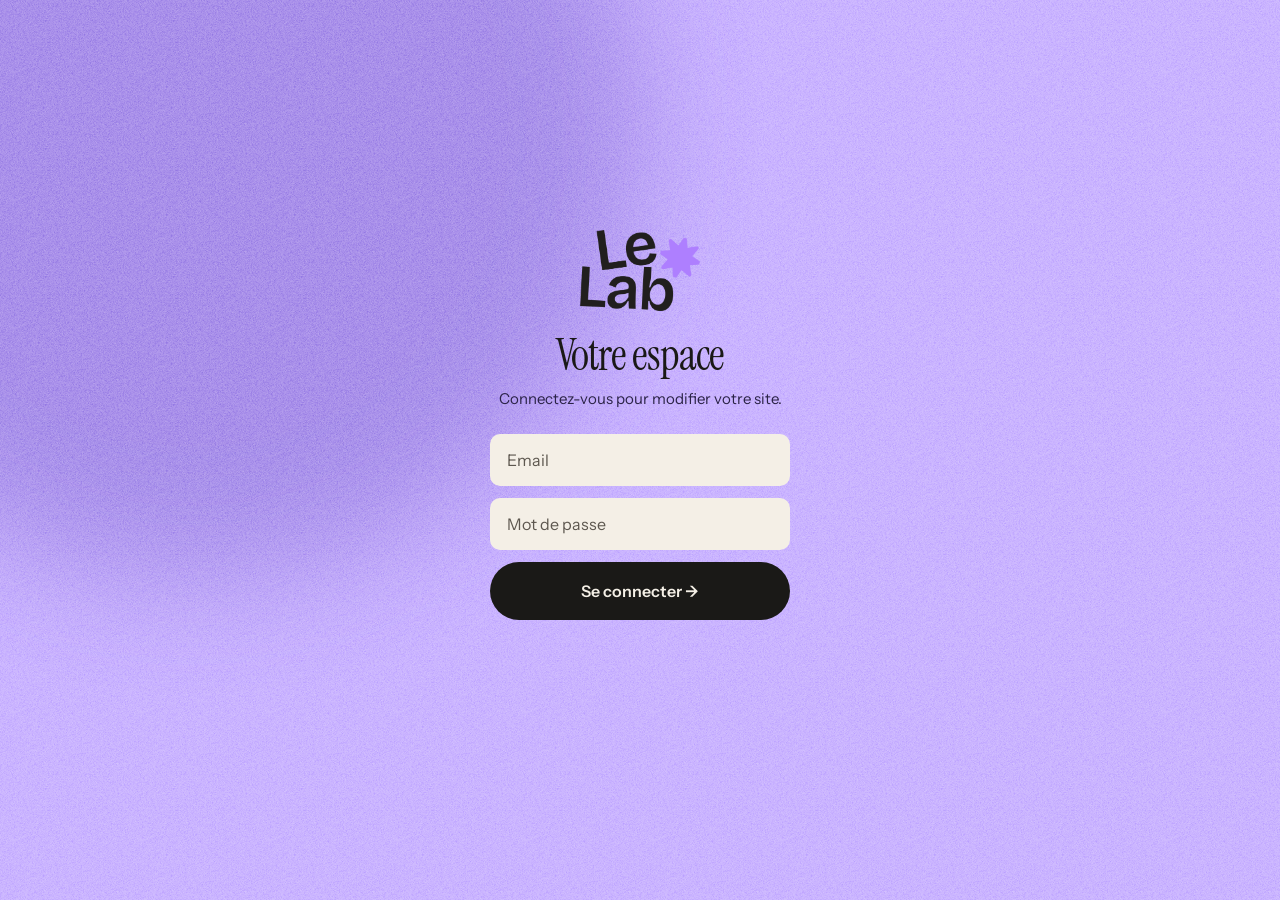
<file: admin/index.html>
<!DOCTYPE html>
<html lang="fr">
<head>
<meta charset="UTF-8">
<meta name="viewport" content="width=device-width, initial-scale=1.0, viewport-fit=cover">
<meta name="color-scheme" content="light">
<meta name="robots" content="noindex, nofollow">
<title>LeLab — Votre espace</title>
<!-- LA CHROMIE AVANT LA PREMIÈRE IMAGE (B7, 28/10). Ordre : le choix de l'utilisateur (« Nuit » du volet,
     lelab_chromie) → la valeur du client (config.json → "chromie") → le réglage du téléphone (prefers-color-scheme).
     La valeur du client est GARDÉE sur l'appareil à chaque lecture de config.json (lelab_chromie_config, clé à part) :
     dès le 2e chargement, elle s'applique tout de suite, sans masquer la page. Au tout premier chargement seulement,
     la page reste masquée (html.chromie-attente, charte.css) le temps de lire config.json, 1,5 s au plus.
     localStorage peut lever : try/catch partout. -->
<script>
(function(){
  var h = document.documentElement, choix = null, garde = null;
  var valide = function(c){ return c === 'jour' || c === 'nuit'; };
  try { choix = localStorage.getItem('lelab_chromie'); garde = localStorage.getItem('lelab_chromie_config'); } catch (e) {}
  if (valide(choix)) h.setAttribute('data-chromie', choix);
  else if (valide(garde)) h.setAttribute('data-chromie', garde);
  else h.classList.add('chromie-attente');
  var fini = false;
  function poser(c){
    if (fini) return; fini = true;
    if (!valide(choix) && valide(c)) h.setAttribute('data-chromie', c);   // le choix de l'utilisateur reste prioritaire
    h.classList.remove('chromie-attente');
  }
  fetch('/_data/config.json').then(function(r){ return r.ok ? r.json() : null; }).then(function(cfg){
    var c = cfg && cfg.chromie;
    try { if (valide(c)) localStorage.setItem('lelab_chromie_config', c); else if (cfg) localStorage.removeItem('lelab_chromie_config'); } catch (e) {}
    poser(c);
  }, function(){ poser(null); });
  setTimeout(function(){ poser(null); }, 1500);
})();
</script>
<link rel="stylesheet" href="charte.css">
<link rel="stylesheet" href="admin.css">
<!-- Cœur auth + lecture : copie à l'octet du master LeLab (voir son en-tête). -->
<script src="lelab-auth.js"></script>
<script src="admin.js"></script>
<script>
  document.addEventListener('DOMContentLoaded', function(){
    if (handleAuthHash()) return;   // lien d'invitation / récupération → écran "définir le mot de passe"
    restoreSession();
  });
</script>
</head>
<body>
<div class="flou-violet" aria-hidden="true"></div>
<div class="grain-fond" aria-hidden="true"></div>

<!-- ═══ LOGIN (passerelle Netlify Identity) — ids attendus par lelab-auth.js ═══ -->
<div id="login-gate">
  <img class="logo-login logo-nuit" src="assets/logo-lelab-blanc.png" alt="LeLab" width="120" height="81" loading="lazy">
  <img class="logo-login logo-jour" src="assets/logo-lelab-noir.png" alt="LeLab" width="120" height="81" loading="lazy">
  <h1>Votre espace</h1>
  <p>Connectez-vous pour modifier votre site.</p>
  <form id="login-form" onsubmit="return customLogin(event)">
    <input id="login-email" type="email" inputmode="email" autocomplete="username" placeholder="Email" required>
    <input id="login-password" type="password" autocomplete="current-password" placeholder="Mot de passe" required>
    <button class="btn btn--block" id="login-submit" type="submit">Se connecter →</button>
    <p id="login-error" role="alert"></p>
  </form>
  <form id="setpw-form" onsubmit="return submitNewPassword(event)" style="display:none;">
    <input id="setpw-password" type="password" autocomplete="new-password" placeholder="Nouveau mot de passe (min. 10 caractères)" required>
    <input id="setpw-confirm" type="password" autocomplete="new-password" placeholder="Confirmer le mot de passe" required>
    <button class="btn btn--block" id="setpw-submit" type="submit">Activer mon compte →</button>
    <p id="setpw-error" role="alert"></p>
  </form>
</div>

<div class="app">
  <!-- ═══ BARRE HAUTE (B2, LELAB-DESIGN §4) : le logo LeLab et l'avatar. Pas de segment : BAPU est LeLab. ═══ -->
  <header class="barre">
    <span class="barre-logo">
      <img class="logo-nuit" src="assets/logo-lelab-blanc-h.png" alt="LeLab" width="92" height="51" loading="lazy">
      <img class="logo-jour" src="assets/logo-lelab-noir-h.png" alt="LeLab" width="92" height="51" loading="lazy">
    </span>
    <!-- L'avatar ouvre un VOLET (prénom, cabinet, « Se déconnecter ») : un toucher ne déconnecte jamais seul.
         « Mon compte » viendra à son bout. Pas de confirm() : il ne s'affiche pas partout. -->
    <div class="compte" id="compte">
      <button type="button" class="avatar-init" id="avatarInit" onclick="basculerVoletCompte()"
              aria-haspopup="true" aria-expanded="false" aria-controls="voletCompte" aria-label="Mon compte"></button>
      <div class="volet-compte" id="voletCompte" hidden>
        <p class="vc-nom" id="voletNom"></p>
        <p class="vc-cabinet" id="voletCabinet"></p>
        <!-- « Nuit » : retenu sur cet appareil, prend le pas sur la chromie du client (B7). -->
        <label class="switch vc-nuit"><input type="checkbox" role="switch" id="voletNuit"><span class="switch-piste" aria-hidden="true"></span><span class="switch-t">Nuit</span></label>
        <button type="button" class="vc-sortie" onclick="fermerVoletCompte();doLogout()">Se déconnecter</button>
      </div>
    </div>
  </header>

  <main class="main">
    <!-- ═══ MON SITE = l'accueil (LELAB-DESIGN §5, écran 1) : porte .active dès le HTML. ═══ -->
    <section class="screen active" id="screen-monsite" aria-labelledby="accueilTitre">
      <div class="site-cadre">
        <div class="accueil-col">
          <!-- La phrase d'accueil dit l'état réel du site (§4). Écrite par renderAccueil(). -->
          <!-- Le salut est un SURTITRE (planche BAPU, 28/10) ; le titre ne porte que l'état du site. -->
          <p class="accueil-salut" id="accueilSalut">Bonjour,</p>
          <h1 class="accueil" id="accueilTitre"><span id="accueilEtat">Votre site est à jour.</span></h1>
          <!-- La pastille porte l'état : « En ligne », « Publication… » pendant une mise en ligne (majPastille). -->
          <div class="etat-chips"><span class="etat-chip etat-chip--en-ligne" id="chipEtat" role="status">En ligne</span></div>
        </div>
        <div class="cartes-col">
          <div class="cards" id="siteCards"></div>
        </div>
        <div class="pied-col">
          <p class="reste">Le reste du site, c’est nous. <a href="mailto:contact@lestudmarseille.fr?subject=BAPU%20%E2%80%94%20une%20demande%20pour%20le%20site">Demander au studio</a></p>
          <a class="site-link" href="/" target="_blank" rel="noopener">Voir mon site en ligne ↗</a>
        </div>
      </div>
    </section>

    <!-- ═══ ÉDITION (un éditeur par type de bloc, construit par admin.js) ═══ -->
    <section class="screen" id="screen-edit" aria-labelledby="editTitre">
      <div class="edit-barre">
        <button class="retour" type="button" data-screen="monsite">‹ Mon site</button>
        <span class="etat-chip etat-chip--en-ligne" id="editChip" role="status">En ligne</span>
      </div>
      <p class="edit-sur" id="editSur" hidden></p>
      <h1 class="screen-h" id="editTitre"></h1>
      <p class="screen-p" id="editSub"></p>
      <div class="lieu grain-papier" id="editLieu" hidden></div>
      <div id="editCorps"></div>
      <!-- LE BOUTON UNIQUE (B4, LELAB-DESIGN §6) et UNE ligne dessous : la phrase d'aide au repos, « n changements ·
           Annuler » après un changement — jamais les deux. Écrits par majBoutonPublier(). La ligne a une hauteur fixe :
           passer de l'une à l'autre ne déplace pas le bouton. -->
      <div class="pied-publier">
        <button class="btn btn--block btn-pub pub--repos" id="btnPublier" type="button" onclick="publier()" disabled>Tout est en ligne</button>
        <p class="pub-ligne" id="publierLigne"><span class="pub-phrase">Modifiez un champ et le bouton s’allume.</span><span class="pub-compte" hidden><span class="pub-n"></span><button type="button" class="pub-annuler" onclick="annulerEdition()">Annuler</button></span></p>
      </div>
    </section>
  </main>

  <!-- Confirmation : quitter un écran modifié -->
  <div class="quitter" id="quitter" hidden role="dialog" aria-modal="true" aria-labelledby="quitterT">
    <div class="quitter-boite grain-papier">
      <p class="quitter-t" id="quitterT">Quitter sans publier&nbsp;?</p>
      <p class="quitter-p">Vos modifications ne sont pas encore en ligne. Elles seront perdues.</p>
      <div class="quitter-btns">
        <button class="btn btn--sec" type="button" onclick="confirmerQuitter(false)">Rester</button>
        <button class="btn" type="button" onclick="confirmerQuitter(true)">Quitter</button>
      </div>
    </div>
  </div>
</div>

<div class="toast" id="toast" role="status" aria-live="polite"></div>
<div class="dev-badge">⚙ DEV — auth bypassée (localhost)</div>
</body>
</html>
</file>
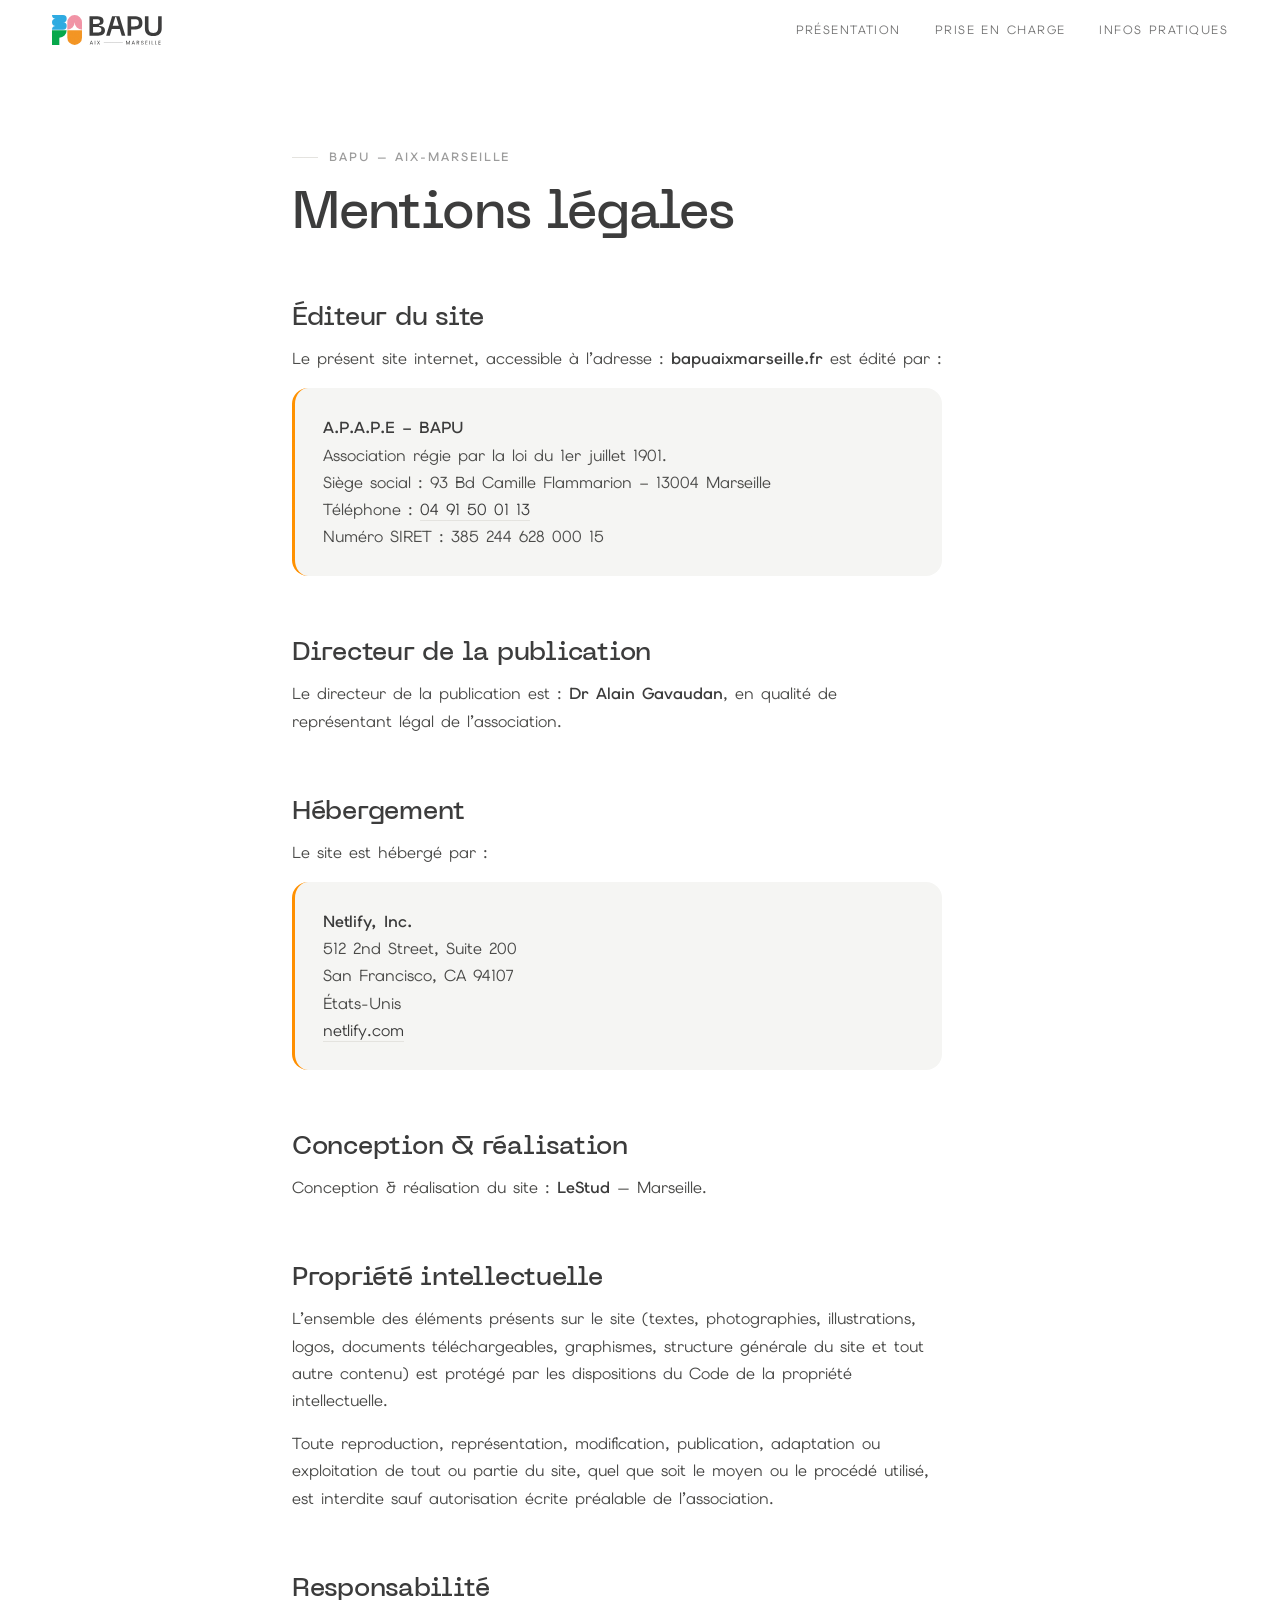
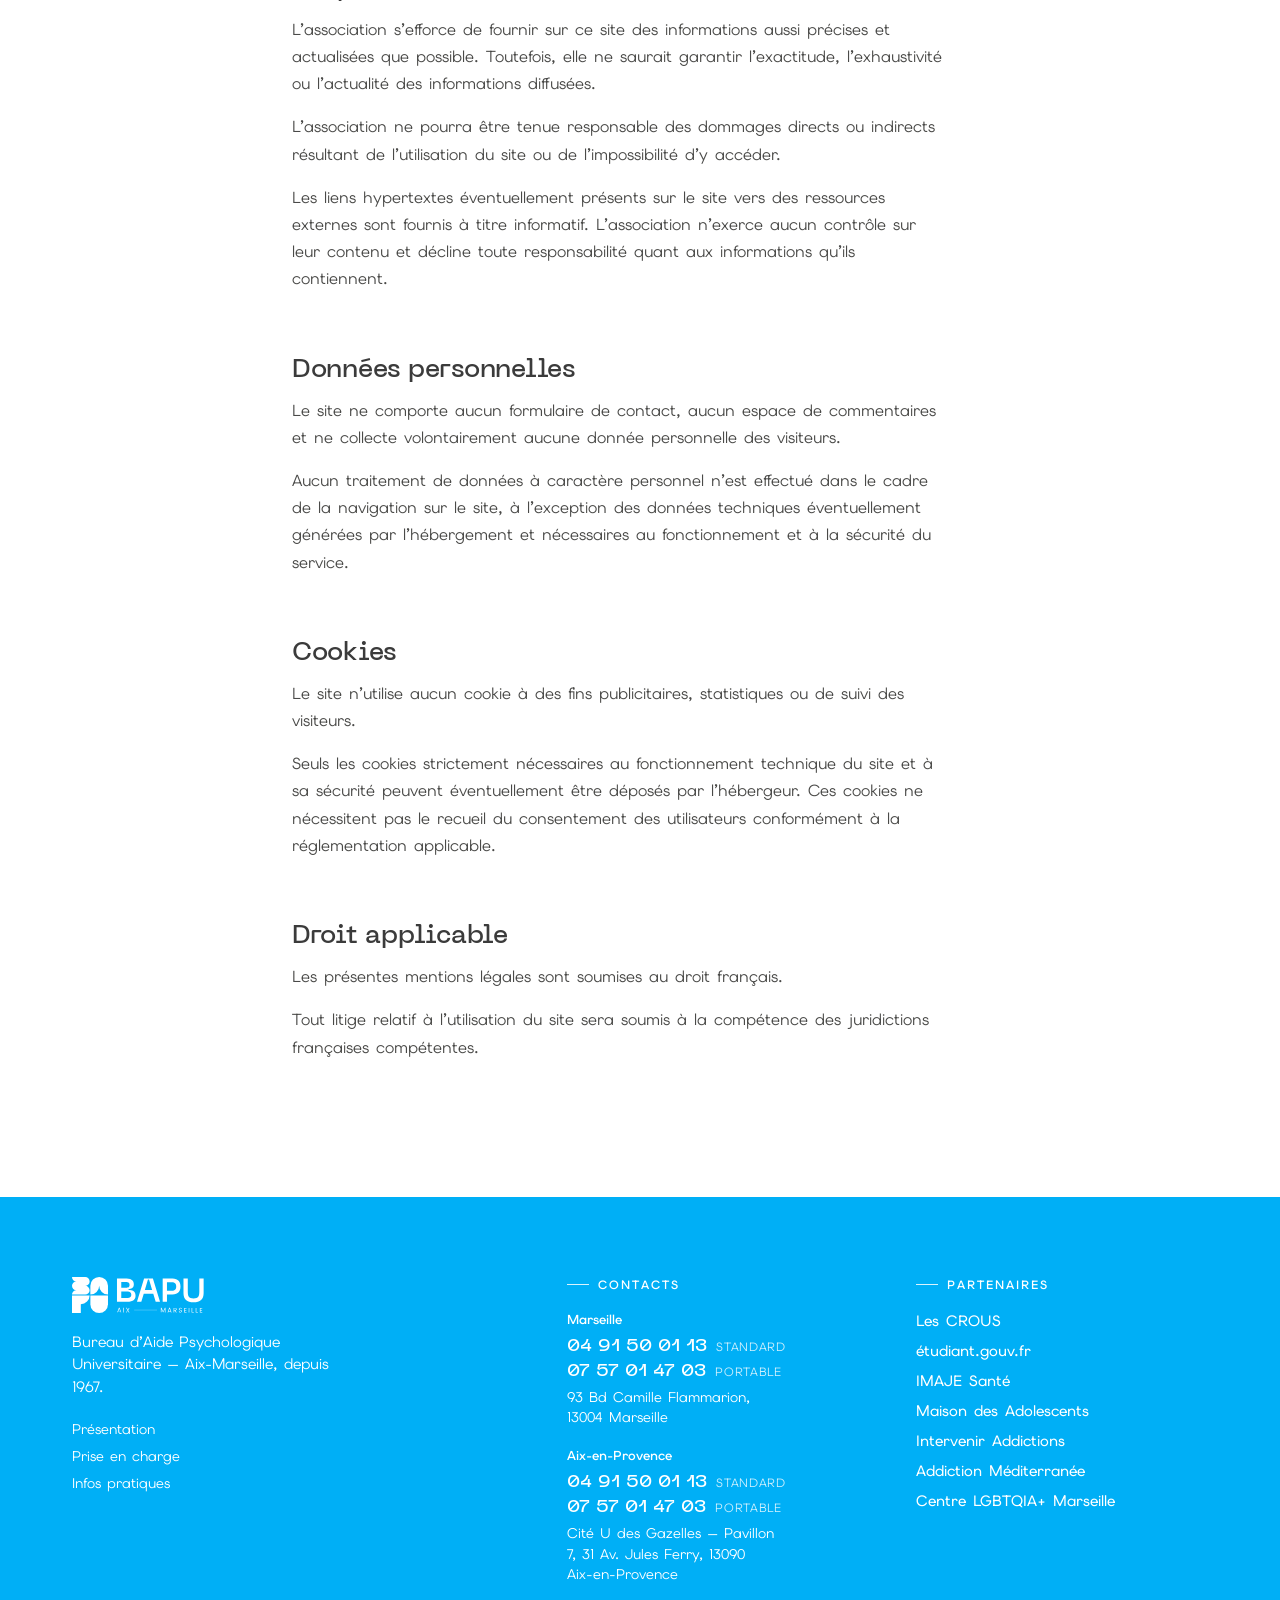
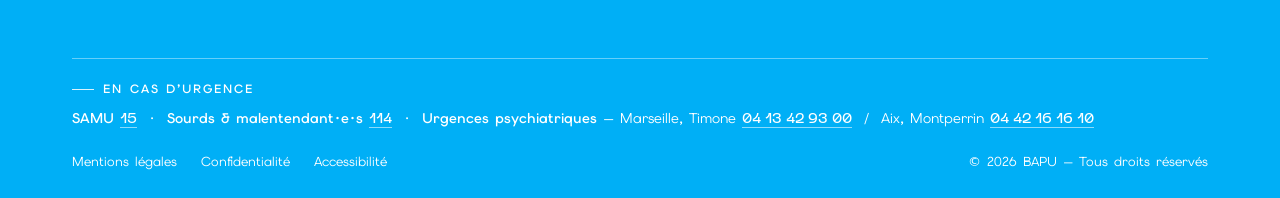
<file: mentions-legales.html>
<!DOCTYPE html><html lang=fr><head><meta charset=utf-8><meta name=viewport content='width=device-width,initial-scale=1,viewport-fit=cover'><title>Mentions légales — BAPU Aix-Marseille</title><meta name=description content="Mentions légales du site du BAPU Aix-Marseille : éditeur, directeur de la publication, hébergement, propriété intellectuelle, responsabilité et données personnelles."><link rel="preload" href="fonts/neuemachina-inktrap-500.woff2" as="font" type="font/woff2" crossorigin><link rel="preload" href="fonts/elmssans-400.woff2" as="font" type="font/woff2" crossorigin><link rel="stylesheet" href="css/styles.css"></head><body>
<nav id="nav"><a href="index.html" class="nav-home" aria-label="BAPU — retour à l’accueil"><svg class="logo-svg" xmlns="http://www.w3.org/2000/svg" viewBox="0 0 455.82 124.63"><defs><style>.cls-1{fill:#f191a4;}.cls-2{fill:#2da9e1;}.cls-3{fill:#06a649;}.cls-4{fill:#f39323;}.cls-5{fill:#3b3b3b;}</style></defs><title>BAPU_LOGO COULEUR</title><g id="Calque_2" data-name="Calque 2"><g id="Calque_1-2" data-name="Calque 1"><path class="cls-1" d="M124.6,30.49a30.49,30.49,0,0,0-61,0h0c0,6,0,13,0,30.49A30.49,30.49,0,0,0,94.11,30.5,30.49,30.49,0,0,0,124.6,61c0-17.48,0-24.47,0-30.49Z"/><path class="cls-2" d="M15.24,61H45.72v0a15.22,15.22,0,0,0,.18-30.44A15.22,15.22,0,0,0,45.72.08H0A15.24,15.24,0,0,0,15.24,15.32,15.24,15.24,0,0,0,0,30.51H0v0H0A15.24,15.24,0,0,0,15.24,45.75,15.24,15.24,0,0,0,0,61H15.24"/><path class="cls-3" d="M30.45,63.65H0V94.08H0v30.43H30.47c0-6,0-13,0-30.38A30.49,30.49,0,0,0,60.94,63.65Z"/><path class="cls-4" d="M94.12,63.66H63.64V94.13h0a30.51,30.51,0,0,0,30.45,30.5h.05a30.51,30.51,0,0,0,30.45-30.5h0V63.66H94.12"/><path class="cls-5" d="M155.71,4.84h25.8c21.42,0,32.59,3.92,32.59,19.92,0,13.82-9.67,16-18.2,16.58v3.92c12.32.34,24.18,3.11,24.18,19.23C220.08,82.11,205,86,184.38,86H155.71ZM183,37.31c9.79,0,16.24-.81,16.24-9.79,0-9.44-6.45-9.79-16.24-9.79H170.57V37.31Zm2.88,35.81c12.09,0,19.35-.92,19.35-11.4,0-10.25-7.26-11.52-19.35-11.52H170.57V73.13Z"/><path class="cls-5" d="M281.35,57.7H248.41L240,86H225L249.57,4.84h30.52L304.73,86h-15Zm-3.92-12.9L266.72,8.64h-3.8L252.21,44.8Z"/><path class="cls-5" d="M375.67,32.48c0,23.38-14.62,27.87-35.12,27.87H328.8V86H313.94V4.84h26.6C361,4.84,375.67,9.33,375.67,32.48Zm-14.86,0c0-13-7.37-14.74-19.46-14.74H328.8V47.45h12.55C353.44,47.45,360.81,45.72,360.81,32.48Z"/><path class="cls-5" d="M386,4.84h14.86V50.33c0,15.32,3.11,24,20,24s20-8.64,20-24V4.84h14.86v51c0,20.27-11.63,31.32-34.89,31.32S386,76.12,386,55.85Z"/><path class="cls-5" d="M168.28,122.46,167.07,119l-7,0-1.24,3.44h-2.11l5.79-15.68h2.27l5.61,15.74Zm-7.59-5.11,5.8,0-2.86-8.13Z"/><path class="cls-5" d="M177.64,122.51l.08-15.71h2.06l-.08,15.71Z"/><path class="cls-5" d="M199.16,106.91l-4.89,7.84,4.79,7.87H196.8L193,116.4l-3.63,6.17h-2.29l4.89-7.84-4.81-7.87h2.29l3.8,6.23,3.64-6.19Z"/><path class="cls-5" d="M323.71,106.78l-.08,15.71h-2.09l.06-11.45-5.31,11.42H315L309.73,111l-.06,11.45h-2.06l.08-15.71h2.11l5.85,12.9,6-12.84Z"/><path class="cls-5" d="M342.4,122.58l-1.21-3.45-7,0L333,122.53h-2.11l5.79-15.68h2.27l5.61,15.74Zm-7.59-5.11,5.8,0-2.86-8.13Z"/><path class="cls-5" d="M353.86,116.15l0,6.48h-2.06l.08-15.71,5.1,0a5.75,5.75,0,0,1,4,1.31,4.15,4.15,0,0,1,1.38,3.17,4.77,4.77,0,0,1-1,3.11,4.72,4.72,0,0,1-3.07,1.55l4.3,6.59H360l-4.09-6.5Zm0-7.57,0,5.94h3a3.57,3.57,0,0,0,2.53-.77,2.86,2.86,0,0,0,.84-2.18q0-3-3.34-3Z"/><path class="cls-5" d="M372,111.21a2.14,2.14,0,0,0,.47,1.43,2.82,2.82,0,0,0,1.22.84,13.52,13.52,0,0,0,1.66.49q.92.21,1.83.47a8.15,8.15,0,0,1,1.66.68,3.18,3.18,0,0,1,1.22,1.23,3.94,3.94,0,0,1,.46,2,4.31,4.31,0,0,1-1.42,3.19,5.23,5.23,0,0,1-3.8,1.34,6.4,6.4,0,0,1-3.88-1.12,3.51,3.51,0,0,1-1.48-3h2.2a2.46,2.46,0,0,0,.84,1.73,3.36,3.36,0,0,0,2.25.67,3.5,3.5,0,0,0,2.38-.76,2.33,2.33,0,0,0,.89-1.8,2.38,2.38,0,0,0-.47-1.59,2.86,2.86,0,0,0-1.22-.83,12.35,12.35,0,0,0-1.67-.47c-.61-.13-1.22-.29-1.83-.47a8.2,8.2,0,0,1-1.66-.7,3.23,3.23,0,0,1-1.22-1.25,4.44,4.44,0,0,1,1-5.25,5.48,5.48,0,0,1,3.7-1.19,5.73,5.73,0,0,1,3.62,1.07,4.1,4.1,0,0,1,1.54,2.92H378a2.33,2.33,0,0,0-.87-1.59,3.17,3.17,0,0,0-2.1-.67,3.36,3.36,0,0,0-2.17.66A2.35,2.35,0,0,0,372,111.21Z"/><path class="cls-5" d="M396.52,107.14v1.63l-6.25,0,0,5.35,5.58,0v1.61l-5.58,0,0,5.49,6.25,0v1.63l-8.32,0,.08-15.71Z"/><path class="cls-5" d="M404.1,122.88l.08-15.71h2.06l-.08,15.71Z"/><path class="cls-5" d="M414.17,107.23h2.06l-.07,14.12,5.51,0V123l-7.57,0Z"/><path class="cls-5" d="M428.43,107.3h2.06l-.07,14.12,5.51,0V123l-7.57,0Z"/><path class="cls-5" d="M451,107.41V109l-6.25,0,0,5.35,5.58,0V116l-5.58,0,0,5.49,6.25,0v1.63l-8.32,0,.08-15.71Z"/><rect class="cls-5" x="215.09" y="113.91" width="79.32" height="0.78"/></g></g></svg></a>
 <div class="nav-links"><a href="index.html#presentation">Présentation</a><a href="index.html#rdv">Prise en charge</a><a href="index.html#infos">Infos pratiques</a></div>
</nav>

<main class="legal">
 <div class="lg-head">
  <div class="lg-over">BAPU — Aix-Marseille</div>
  <h1>Mentions légales</h1>
 </div>
 <div class="lg-body">
  <h2>Éditeur du site</h2>
  <p>Le présent site internet, accessible à l’adresse : <strong>bapuaixmarseille.fr</strong> est édité par :</p>
  <div class="lg-card"><p><strong>A.P.A.P.E – BAPU</strong><br>Association régie par la loi du 1er juillet 1901.<br>Siège social : 93 Bd Camille Flammarion – 13004 Marseille<br>Téléphone : <a href="tel:+33491500113">04 91 50 01 13</a><br>Numéro SIRET : 385 244 628 000 15</p></div>
  <h2>Directeur de la publication</h2>
  <p>Le directeur de la publication est : <strong>Dr Alain Gavaudan</strong>, en qualité de représentant légal de l’association.</p>
  <h2>Hébergement</h2>
  <p>Le site est hébergé par :</p>
  <div class="lg-card"><p><strong>Netlify, Inc.</strong><br>512 2nd Street, Suite 200<br>San Francisco, CA 94107<br>États-Unis<br><a href="https://www.netlify.com" target="_blank" rel="noopener">netlify.com</a></p></div>
  <h2>Conception &amp; réalisation</h2>
  <p>Conception &amp; réalisation du site : <strong>LeStud</strong> — Marseille.</p>
  <h2>Propriété intellectuelle</h2>
  <p>L’ensemble des éléments présents sur le site (textes, photographies, illustrations, logos, documents téléchargeables, graphismes, structure générale du site et tout autre contenu) est protégé par les dispositions du Code de la propriété intellectuelle.</p>
  <p>Toute reproduction, représentation, modification, publication, adaptation ou exploitation de tout ou partie du site, quel que soit le moyen ou le procédé utilisé, est interdite sauf autorisation écrite préalable de l’association.</p>
  <h2>Responsabilité</h2>
  <p>L’association s’efforce de fournir sur ce site des informations aussi précises et actualisées que possible. Toutefois, elle ne saurait garantir l’exactitude, l’exhaustivité ou l’actualité des informations diffusées.</p>
  <p>L’association ne pourra être tenue responsable des dommages directs ou indirects résultant de l’utilisation du site ou de l’impossibilité d’y accéder.</p>
  <p>Les liens hypertextes éventuellement présents sur le site vers des ressources externes sont fournis à titre informatif. L’association n’exerce aucun contrôle sur leur contenu et décline toute responsabilité quant aux informations qu’ils contiennent.</p>
  <h2>Données personnelles</h2>
  <p>Le site ne comporte aucun formulaire de contact, aucun espace de commentaires et ne collecte volontairement aucune donnée personnelle des visiteurs.</p>
  <p>Aucun traitement de données à caractère personnel n’est effectué dans le cadre de la navigation sur le site, à l’exception des données techniques éventuellement générées par l’hébergement et nécessaires au fonctionnement et à la sécurité du service.</p>
  <h2>Cookies</h2>
  <p>Le site n’utilise aucun cookie à des fins publicitaires, statistiques ou de suivi des visiteurs.</p>
  <p>Seuls les cookies strictement nécessaires au fonctionnement technique du site et à sa sécurité peuvent éventuellement être déposés par l’hébergeur. Ces cookies ne nécessitent pas le recueil du consentement des utilisateurs conformément à la réglementation applicable.</p>
  <h2>Droit applicable</h2>
  <p>Les présentes mentions légales sont soumises au droit français.</p>
  <p>Tout litige relatif à l’utilisation du site sera soumis à la compétence des juridictions françaises compétentes.</p>
 </div>
</main>

<footer>
 <div class="wrap">
  <div class="fgrid">
   <div class="fcol fbrand">
    <svg class="logo-white" xmlns="http://www.w3.org/2000/svg" viewBox="0 0 455.82 124.63"><defs><style>.logo-white .cls-1{fill:#fff;}</style></defs><title>BAPU_LOGO BLANC</title><g id="Calque_2" data-name="Calque 2"><g id="Calque_1-2" data-name="Calque 1"><path class="cls-1" d="M124.6,30.49a30.49,30.49,0,0,0-61,0h0c0,6,0,13,0,30.49A30.49,30.49,0,0,0,94.11,30.5,30.49,30.49,0,0,0,124.6,61c0-17.48,0-24.47,0-30.49Z"/><path class="cls-1" d="M15.24,61H45.72v0a15.22,15.22,0,0,0,.18-30.44A15.22,15.22,0,0,0,45.72.08H0A15.24,15.24,0,0,0,15.24,15.32,15.24,15.24,0,0,0,0,30.51H0v0H0A15.24,15.24,0,0,0,15.24,45.75,15.24,15.24,0,0,0,0,61H15.24"/><path class="cls-1" d="M30.45,63.65H0V94.08H0v30.43H30.47c0-6,0-13,0-30.38A30.49,30.49,0,0,0,60.94,63.65Z"/><path class="cls-1" d="M94.12,63.66H63.64V94.13h0a30.51,30.51,0,0,0,30.45,30.5h.05a30.51,30.51,0,0,0,30.45-30.5h0V63.66H94.12"/><path class="cls-1" d="M155.71,4.84h25.8c21.42,0,32.59,3.92,32.59,19.92,0,13.82-9.67,16-18.2,16.58v3.92c12.32.34,24.18,3.11,24.18,19.23C220.08,82.11,205,86,184.38,86H155.71ZM183,37.31c9.79,0,16.24-.81,16.24-9.79,0-9.44-6.45-9.79-16.24-9.79H170.57V37.31Zm2.88,35.81c12.09,0,19.35-.92,19.35-11.4,0-10.25-7.26-11.52-19.35-11.52H170.57V73.13Z"/><path class="cls-1" d="M281.35,57.7H248.41L240,86H225L249.57,4.84h30.52L304.73,86h-15Zm-3.92-12.9L266.72,8.64h-3.8L252.21,44.8Z"/><path class="cls-1" d="M375.67,32.48c0,23.38-14.62,27.87-35.12,27.87H328.8V86H313.94V4.84h26.6C361,4.84,375.67,9.33,375.67,32.48Zm-14.86,0c0-13-7.37-14.74-19.46-14.74H328.8V47.45h12.55C353.44,47.45,360.81,45.72,360.81,32.48Z"/><path class="cls-1" d="M386,4.84h14.86V50.33c0,15.32,3.11,24,20,24s20-8.64,20-24V4.84h14.86v51c0,20.27-11.63,31.32-34.89,31.32S386,76.12,386,55.85Z"/><path class="cls-1" d="M168.28,122.46,167.07,119l-7,0-1.24,3.44h-2.11l5.79-15.68h2.27l5.61,15.74Zm-7.59-5.11,5.8,0-2.86-8.13Z"/><path class="cls-1" d="M177.64,122.51l.08-15.71h2.06l-.08,15.71Z"/><path class="cls-1" d="M199.16,106.91l-4.89,7.84,4.79,7.87H196.8L193,116.4l-3.63,6.17h-2.29l4.89-7.84-4.81-7.87h2.29l3.8,6.23,3.64-6.19Z"/><path class="cls-1" d="M323.71,106.78l-.08,15.71h-2.09l.06-11.45-5.31,11.42H315L309.73,111l-.06,11.45h-2.06l.08-15.71h2.11l5.85,12.9,6-12.84Z"/><path class="cls-1" d="M342.4,122.58l-1.21-3.45-7,0L333,122.53h-2.11l5.79-15.68h2.27l5.61,15.74Zm-7.59-5.11,5.8,0-2.86-8.13Z"/><path class="cls-1" d="M353.86,116.15l0,6.48h-2.06l.08-15.71,5.1,0a5.75,5.75,0,0,1,4,1.31,4.15,4.15,0,0,1,1.38,3.17,4.77,4.77,0,0,1-1,3.11,4.72,4.72,0,0,1-3.07,1.55l4.3,6.59H360l-4.09-6.5Zm0-7.57,0,5.94h3a3.57,3.57,0,0,0,2.53-.77,2.86,2.86,0,0,0,.84-2.18q0-3-3.34-3Z"/><path class="cls-1" d="M372,111.21a2.14,2.14,0,0,0,.47,1.43,2.82,2.82,0,0,0,1.22.84,13.52,13.52,0,0,0,1.66.49q.92.21,1.83.47a8.15,8.15,0,0,1,1.66.68,3.18,3.18,0,0,1,1.22,1.23,3.94,3.94,0,0,1,.46,2,4.31,4.31,0,0,1-1.42,3.19,5.23,5.23,0,0,1-3.8,1.34,6.4,6.4,0,0,1-3.88-1.12,3.51,3.51,0,0,1-1.48-3h2.2a2.46,2.46,0,0,0,.84,1.73,3.36,3.36,0,0,0,2.25.67,3.5,3.5,0,0,0,2.38-.76,2.33,2.33,0,0,0,.89-1.8,2.38,2.38,0,0,0-.47-1.59,2.86,2.86,0,0,0-1.22-.83,12.35,12.35,0,0,0-1.67-.47c-.61-.13-1.22-.29-1.83-.47a8.2,8.2,0,0,1-1.66-.7,3.23,3.23,0,0,1-1.22-1.25,4.44,4.44,0,0,1,1-5.25,5.48,5.48,0,0,1,3.7-1.19,5.73,5.73,0,0,1,3.62,1.07,4.1,4.1,0,0,1,1.54,2.92H378a2.33,2.33,0,0,0-.87-1.59,3.17,3.17,0,0,0-2.1-.67,3.36,3.36,0,0,0-2.17.66A2.35,2.35,0,0,0,372,111.21Z"/><path class="cls-1" d="M396.52,107.14v1.63l-6.25,0,0,5.35,5.58,0v1.61l-5.58,0,0,5.49,6.25,0v1.63l-8.32,0,.08-15.71Z"/><path class="cls-1" d="M404.1,122.88l.08-15.71h2.06l-.08,15.71Z"/><path class="cls-1" d="M414.17,107.23h2.06l-.07,14.12,5.51,0V123l-7.57,0Z"/><path class="cls-1" d="M428.43,107.3h2.06l-.07,14.12,5.51,0V123l-7.57,0Z"/><path class="cls-1" d="M451,107.41V109l-6.25,0,0,5.35,5.58,0V116l-5.58,0,0,5.49,6.25,0v1.63l-8.32,0,.08-15.71Z"/><rect class="cls-1" x="215.09" y="113.91" width="79.32" height="0.78"/></g></g></svg>
    <p class="fid">Bureau d’Aide Psychologique Universitaire — Aix-Marseille, depuis 1967.</p>
    <nav class="fmap" aria-label="Plan du site">
     <a href="index.html#presentation">Présentation</a>
     <a href="index.html#rdv">Prise en charge</a>
     <a href="index.html#infos">Infos pratiques</a>
    </nav>
   </div>
   <div class="fcol">
    <div class="flabel">Contacts</div>
    <div class="fcontact">
     <div class="fplace">Marseille</div>
     <div class="fnum"><a class="ftel" href="tel:+33491500113">04 91 50 01 13</a><span class="ftype">Standard</span></div>
     <div class="fnum"><a class="ftel" href="tel:+33757014703">07 57 01 47 03</a><span class="ftype">Portable</span></div>
     <p class="faddr">93 Bd Camille Flammarion, 13004 Marseille</p>
    </div>
    <div class="fcontact">
     <div class="fplace">Aix-en-Provence</div>
     <div class="fnum"><a class="ftel" href="tel:+33491500113">04 91 50 01 13</a><span class="ftype">Standard</span></div>
     <div class="fnum"><a class="ftel" href="tel:+33757014703">07 57 01 47 03</a><span class="ftype">Portable</span></div>
     <p class="faddr">Cité U des Gazelles — Pavillon 7, 31 Av. Jules Ferry, 13090 Aix-en-Provence</p>
    </div>
   </div>
   <div class="fcol">
    <div class="flabel">Partenaires</div>
    <ul class="fpartners">
     <li><a href="https://www.lescrous.fr/" target="_blank" rel="noopener">Les CROUS</a></li>
     <li><a href="https://www.etudiant.gouv.fr/fr" target="_blank" rel="noopener">étudiant.gouv.fr</a></li>
     <li><a href="https://www.imajesante.fr/" target="_blank" rel="noopener">IMAJE Santé</a></li>
     <li><a href="https://mda13nord.fr/" target="_blank" rel="noopener">Maison des Adolescents</a></li>
     <li><a href="https://intervenir-addictions.fr/" target="_blank" rel="noopener">Intervenir Addictions</a></li>
     <li><a href="https://www.addiction-mediterranee.fr/" target="_blank" rel="noopener">Addiction Méditerranée</a></li>
     <li><a href="https://centrelgbtqiamarseille.org/" target="_blank" rel="noopener">Centre LGBTQIA+ Marseille</a></li>
    </ul>
   </div>
  </div>
  <div class="frule"></div>
  <div class="furg" id="urgences">
   <div class="flabel">En cas d’urgence</div>
   <p class="furg-line"><strong>SAMU</strong> <a href="tel:15">15</a> &nbsp;·&nbsp; <strong>Sourds &amp; malentendant·e·s</strong> <a href="tel:114">114</a> &nbsp;·&nbsp; <strong>Urgences psychiatriques</strong> — Marseille, Timone <a href="tel:+33413429300">04 13 42 93 00</a> &nbsp;/&nbsp; Aix, Montperrin <a href="tel:+33442161610">04 42 16 16 10</a></p>
  </div>
  <div class="fbottom">
   <div class="flinks"><a href="mentions-legales.html" aria-current="page">Mentions légales</a><a href="politique-de-confidentialite.html">Confidentialité</a><a href="#">Accessibilité</a></div>
   <div class="fcopy">© 2026 BAPU — Tous droits réservés</div>
  </div>
 </div>
</footer>
<script defer src="js/lenis.min.js"></script><script defer src="js/main.js"></script>
<div class="grain"></div></body></html>
</file>
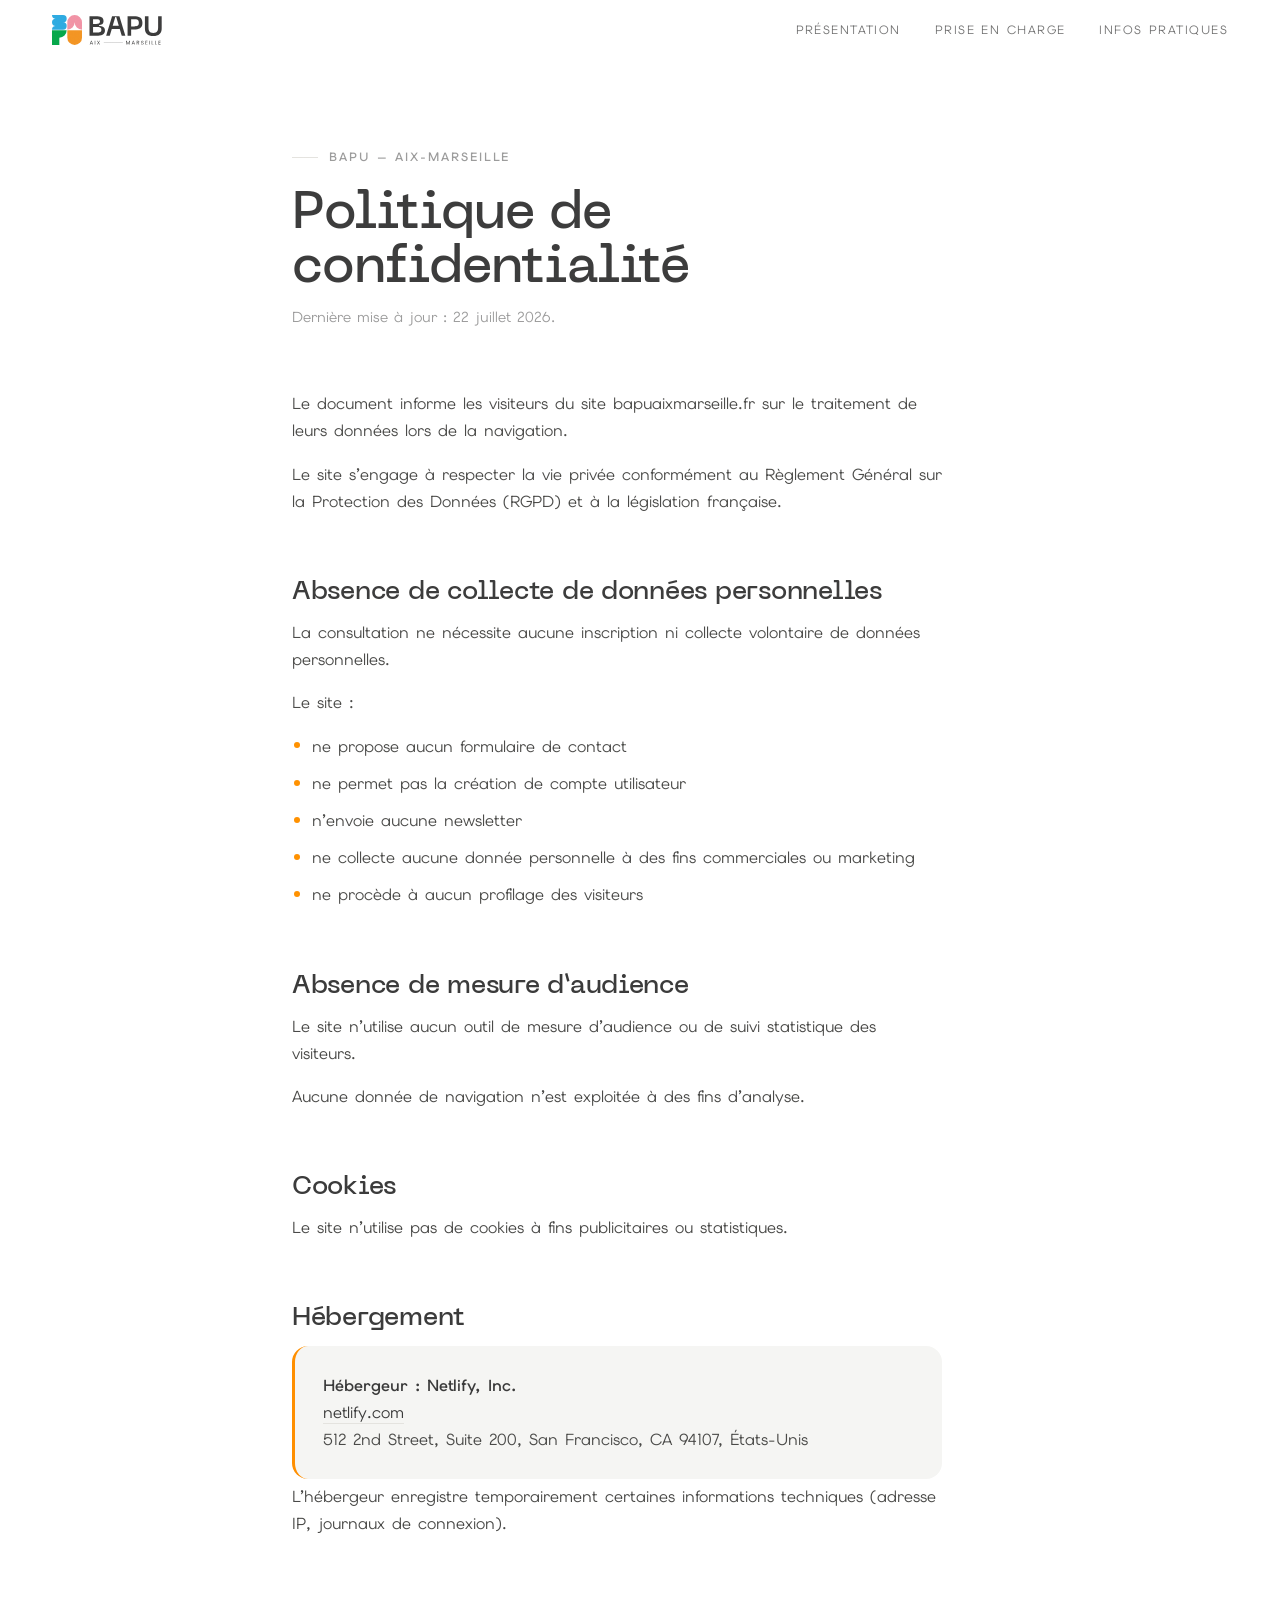
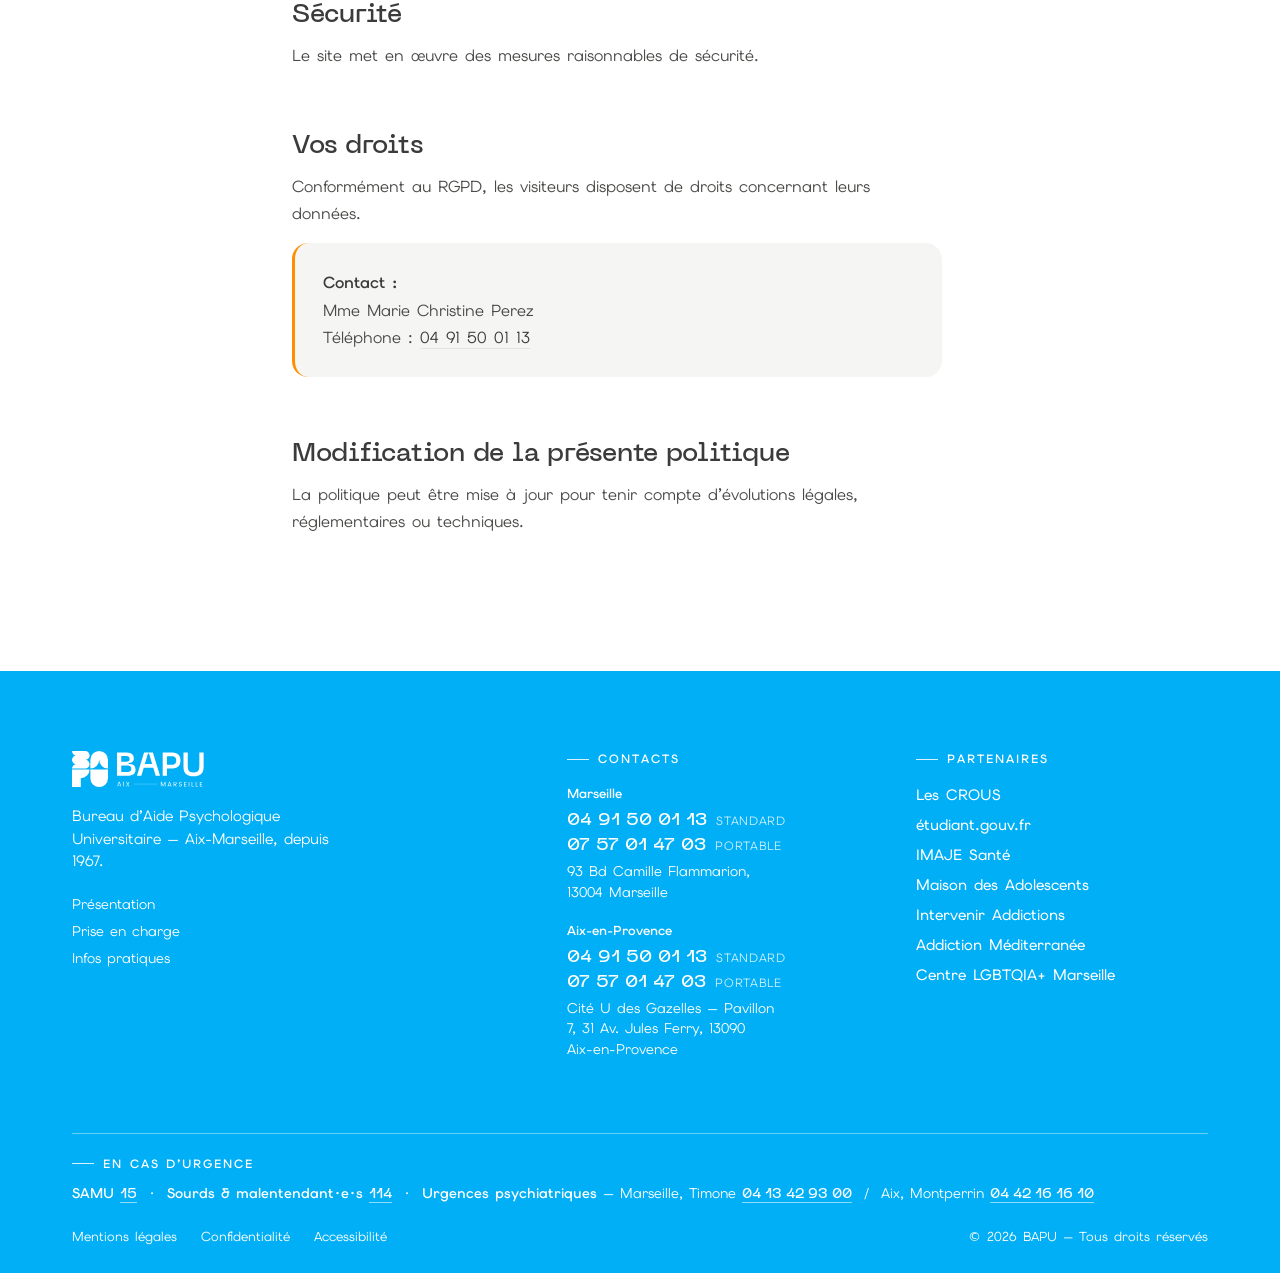
<file: politique-de-confidentialite.html>
<!DOCTYPE html><html lang=fr><head><meta charset=utf-8><meta name=viewport content='width=device-width,initial-scale=1,viewport-fit=cover'><title>Politique de confidentialité — BAPU Aix-Marseille</title><meta name=description content="Politique de confidentialité du site du BAPU Aix-Marseille : traitement des données, absence de collecte, cookies, hébergement et droits RGPD."><link rel="preload" href="fonts/neuemachina-inktrap-500.woff2" as="font" type="font/woff2" crossorigin><link rel="preload" href="fonts/elmssans-400.woff2" as="font" type="font/woff2" crossorigin><link rel="stylesheet" href="css/styles.css"></head><body>
<nav id="nav"><a href="index.html" class="nav-home" aria-label="BAPU — retour à l’accueil"><svg class="logo-svg" xmlns="http://www.w3.org/2000/svg" viewBox="0 0 455.82 124.63"><defs><style>.cls-1{fill:#f191a4;}.cls-2{fill:#2da9e1;}.cls-3{fill:#06a649;}.cls-4{fill:#f39323;}.cls-5{fill:#3b3b3b;}</style></defs><title>BAPU_LOGO COULEUR</title><g id="Calque_2" data-name="Calque 2"><g id="Calque_1-2" data-name="Calque 1"><path class="cls-1" d="M124.6,30.49a30.49,30.49,0,0,0-61,0h0c0,6,0,13,0,30.49A30.49,30.49,0,0,0,94.11,30.5,30.49,30.49,0,0,0,124.6,61c0-17.48,0-24.47,0-30.49Z"/><path class="cls-2" d="M15.24,61H45.72v0a15.22,15.22,0,0,0,.18-30.44A15.22,15.22,0,0,0,45.72.08H0A15.24,15.24,0,0,0,15.24,15.32,15.24,15.24,0,0,0,0,30.51H0v0H0A15.24,15.24,0,0,0,15.24,45.75,15.24,15.24,0,0,0,0,61H15.24"/><path class="cls-3" d="M30.45,63.65H0V94.08H0v30.43H30.47c0-6,0-13,0-30.38A30.49,30.49,0,0,0,60.94,63.65Z"/><path class="cls-4" d="M94.12,63.66H63.64V94.13h0a30.51,30.51,0,0,0,30.45,30.5h.05a30.51,30.51,0,0,0,30.45-30.5h0V63.66H94.12"/><path class="cls-5" d="M155.71,4.84h25.8c21.42,0,32.59,3.92,32.59,19.92,0,13.82-9.67,16-18.2,16.58v3.92c12.32.34,24.18,3.11,24.18,19.23C220.08,82.11,205,86,184.38,86H155.71ZM183,37.31c9.79,0,16.24-.81,16.24-9.79,0-9.44-6.45-9.79-16.24-9.79H170.57V37.31Zm2.88,35.81c12.09,0,19.35-.92,19.35-11.4,0-10.25-7.26-11.52-19.35-11.52H170.57V73.13Z"/><path class="cls-5" d="M281.35,57.7H248.41L240,86H225L249.57,4.84h30.52L304.73,86h-15Zm-3.92-12.9L266.72,8.64h-3.8L252.21,44.8Z"/><path class="cls-5" d="M375.67,32.48c0,23.38-14.62,27.87-35.12,27.87H328.8V86H313.94V4.84h26.6C361,4.84,375.67,9.33,375.67,32.48Zm-14.86,0c0-13-7.37-14.74-19.46-14.74H328.8V47.45h12.55C353.44,47.45,360.81,45.72,360.81,32.48Z"/><path class="cls-5" d="M386,4.84h14.86V50.33c0,15.32,3.11,24,20,24s20-8.64,20-24V4.84h14.86v51c0,20.27-11.63,31.32-34.89,31.32S386,76.12,386,55.85Z"/><path class="cls-5" d="M168.28,122.46,167.07,119l-7,0-1.24,3.44h-2.11l5.79-15.68h2.27l5.61,15.74Zm-7.59-5.11,5.8,0-2.86-8.13Z"/><path class="cls-5" d="M177.64,122.51l.08-15.71h2.06l-.08,15.71Z"/><path class="cls-5" d="M199.16,106.91l-4.89,7.84,4.79,7.87H196.8L193,116.4l-3.63,6.17h-2.29l4.89-7.84-4.81-7.87h2.29l3.8,6.23,3.64-6.19Z"/><path class="cls-5" d="M323.71,106.78l-.08,15.71h-2.09l.06-11.45-5.31,11.42H315L309.73,111l-.06,11.45h-2.06l.08-15.71h2.11l5.85,12.9,6-12.84Z"/><path class="cls-5" d="M342.4,122.58l-1.21-3.45-7,0L333,122.53h-2.11l5.79-15.68h2.27l5.61,15.74Zm-7.59-5.11,5.8,0-2.86-8.13Z"/><path class="cls-5" d="M353.86,116.15l0,6.48h-2.06l.08-15.71,5.1,0a5.75,5.75,0,0,1,4,1.31,4.15,4.15,0,0,1,1.38,3.17,4.77,4.77,0,0,1-1,3.11,4.72,4.72,0,0,1-3.07,1.55l4.3,6.59H360l-4.09-6.5Zm0-7.57,0,5.94h3a3.57,3.57,0,0,0,2.53-.77,2.86,2.86,0,0,0,.84-2.18q0-3-3.34-3Z"/><path class="cls-5" d="M372,111.21a2.14,2.14,0,0,0,.47,1.43,2.82,2.82,0,0,0,1.22.84,13.52,13.52,0,0,0,1.66.49q.92.21,1.83.47a8.15,8.15,0,0,1,1.66.68,3.18,3.18,0,0,1,1.22,1.23,3.94,3.94,0,0,1,.46,2,4.31,4.31,0,0,1-1.42,3.19,5.23,5.23,0,0,1-3.8,1.34,6.4,6.4,0,0,1-3.88-1.12,3.51,3.51,0,0,1-1.48-3h2.2a2.46,2.46,0,0,0,.84,1.73,3.36,3.36,0,0,0,2.25.67,3.5,3.5,0,0,0,2.38-.76,2.33,2.33,0,0,0,.89-1.8,2.38,2.38,0,0,0-.47-1.59,2.86,2.86,0,0,0-1.22-.83,12.35,12.35,0,0,0-1.67-.47c-.61-.13-1.22-.29-1.83-.47a8.2,8.2,0,0,1-1.66-.7,3.23,3.23,0,0,1-1.22-1.25,4.44,4.44,0,0,1,1-5.25,5.48,5.48,0,0,1,3.7-1.19,5.73,5.73,0,0,1,3.62,1.07,4.1,4.1,0,0,1,1.54,2.92H378a2.33,2.33,0,0,0-.87-1.59,3.17,3.17,0,0,0-2.1-.67,3.36,3.36,0,0,0-2.17.66A2.35,2.35,0,0,0,372,111.21Z"/><path class="cls-5" d="M396.52,107.14v1.63l-6.25,0,0,5.35,5.58,0v1.61l-5.58,0,0,5.49,6.25,0v1.63l-8.32,0,.08-15.71Z"/><path class="cls-5" d="M404.1,122.88l.08-15.71h2.06l-.08,15.71Z"/><path class="cls-5" d="M414.17,107.23h2.06l-.07,14.12,5.51,0V123l-7.57,0Z"/><path class="cls-5" d="M428.43,107.3h2.06l-.07,14.12,5.51,0V123l-7.57,0Z"/><path class="cls-5" d="M451,107.41V109l-6.25,0,0,5.35,5.58,0V116l-5.58,0,0,5.49,6.25,0v1.63l-8.32,0,.08-15.71Z"/><rect class="cls-5" x="215.09" y="113.91" width="79.32" height="0.78"/></g></g></svg></a>
 <div class="nav-links"><a href="index.html#presentation">Présentation</a><a href="index.html#rdv">Prise en charge</a><a href="index.html#infos">Infos pratiques</a></div>
</nav>

<main class="legal">
 <div class="lg-head">
  <div class="lg-over">BAPU — Aix-Marseille</div>
  <h1>Politique de confidentialité</h1>
  <p class="lg-sub">Dernière mise à jour : 22 juillet 2026.</p>
 </div>
 <div class="lg-body">
  <p>Le document informe les visiteurs du site bapuaixmarseille.fr sur le traitement de leurs données lors de la navigation.</p>
  <p>Le site s’engage à respecter la vie privée conformément au Règlement Général sur la Protection des Données (RGPD) et à la législation française.</p>
  <h2>Absence de collecte de données personnelles</h2>
  <p>La consultation ne nécessite aucune inscription ni collecte volontaire de données personnelles.</p>
  <p>Le site :</p>
  <ul>
   <li>ne propose aucun formulaire de contact</li>
   <li>ne permet pas la création de compte utilisateur</li>
   <li>n’envoie aucune newsletter</li>
   <li>ne collecte aucune donnée personnelle à des fins commerciales ou marketing</li>
   <li>ne procède à aucun profilage des visiteurs</li>
  </ul>
  <h2>Absence de mesure d’audience</h2>
  <p>Le site n’utilise aucun outil de mesure d’audience ou de suivi statistique des visiteurs.</p>
  <p>Aucune donnée de navigation n’est exploitée à des fins d’analyse.</p>
  <h2>Cookies</h2>
  <p>Le site n’utilise pas de cookies à fins publicitaires ou statistiques.</p>
  <h2>Hébergement</h2>
  <div class="lg-card"><p><strong>Hébergeur : Netlify, Inc.</strong><br><a href="https://www.netlify.com" target="_blank" rel="noopener">netlify.com</a><br>512 2nd Street, Suite 200, San Francisco, CA 94107, États-Unis</p></div>
  <p>L’hébergeur enregistre temporairement certaines informations techniques (adresse IP, journaux de connexion).</p>
  <h2>Sécurité</h2>
  <p>Le site met en œuvre des mesures raisonnables de sécurité.</p>
  <h2>Vos droits</h2>
  <p>Conformément au RGPD, les visiteurs disposent de droits concernant leurs données.</p>
  <div class="lg-card"><p><strong>Contact :</strong><br>Mme Marie Christine Perez<br>Téléphone : <a href="tel:+33491500113">04 91 50 01 13</a></p></div>
  <h2>Modification de la présente politique</h2>
  <p>La politique peut être mise à jour pour tenir compte d’évolutions légales, réglementaires ou techniques.</p>
 </div>
</main>

<footer>
 <div class="wrap">
  <div class="fgrid">
   <div class="fcol fbrand">
    <svg class="logo-white" xmlns="http://www.w3.org/2000/svg" viewBox="0 0 455.82 124.63"><defs><style>.logo-white .cls-1{fill:#fff;}</style></defs><title>BAPU_LOGO BLANC</title><g id="Calque_2" data-name="Calque 2"><g id="Calque_1-2" data-name="Calque 1"><path class="cls-1" d="M124.6,30.49a30.49,30.49,0,0,0-61,0h0c0,6,0,13,0,30.49A30.49,30.49,0,0,0,94.11,30.5,30.49,30.49,0,0,0,124.6,61c0-17.48,0-24.47,0-30.49Z"/><path class="cls-1" d="M15.24,61H45.72v0a15.22,15.22,0,0,0,.18-30.44A15.22,15.22,0,0,0,45.72.08H0A15.24,15.24,0,0,0,15.24,15.32,15.24,15.24,0,0,0,0,30.51H0v0H0A15.24,15.24,0,0,0,15.24,45.75,15.24,15.24,0,0,0,0,61H15.24"/><path class="cls-1" d="M30.45,63.65H0V94.08H0v30.43H30.47c0-6,0-13,0-30.38A30.49,30.49,0,0,0,60.94,63.65Z"/><path class="cls-1" d="M94.12,63.66H63.64V94.13h0a30.51,30.51,0,0,0,30.45,30.5h.05a30.51,30.51,0,0,0,30.45-30.5h0V63.66H94.12"/><path class="cls-1" d="M155.71,4.84h25.8c21.42,0,32.59,3.92,32.59,19.92,0,13.82-9.67,16-18.2,16.58v3.92c12.32.34,24.18,3.11,24.18,19.23C220.08,82.11,205,86,184.38,86H155.71ZM183,37.31c9.79,0,16.24-.81,16.24-9.79,0-9.44-6.45-9.79-16.24-9.79H170.57V37.31Zm2.88,35.81c12.09,0,19.35-.92,19.35-11.4,0-10.25-7.26-11.52-19.35-11.52H170.57V73.13Z"/><path class="cls-1" d="M281.35,57.7H248.41L240,86H225L249.57,4.84h30.52L304.73,86h-15Zm-3.92-12.9L266.72,8.64h-3.8L252.21,44.8Z"/><path class="cls-1" d="M375.67,32.48c0,23.38-14.62,27.87-35.12,27.87H328.8V86H313.94V4.84h26.6C361,4.84,375.67,9.33,375.67,32.48Zm-14.86,0c0-13-7.37-14.74-19.46-14.74H328.8V47.45h12.55C353.44,47.45,360.81,45.72,360.81,32.48Z"/><path class="cls-1" d="M386,4.84h14.86V50.33c0,15.32,3.11,24,20,24s20-8.64,20-24V4.84h14.86v51c0,20.27-11.63,31.32-34.89,31.32S386,76.12,386,55.85Z"/><path class="cls-1" d="M168.28,122.46,167.07,119l-7,0-1.24,3.44h-2.11l5.79-15.68h2.27l5.61,15.74Zm-7.59-5.11,5.8,0-2.86-8.13Z"/><path class="cls-1" d="M177.64,122.51l.08-15.71h2.06l-.08,15.71Z"/><path class="cls-1" d="M199.16,106.91l-4.89,7.84,4.79,7.87H196.8L193,116.4l-3.63,6.17h-2.29l4.89-7.84-4.81-7.87h2.29l3.8,6.23,3.64-6.19Z"/><path class="cls-1" d="M323.71,106.78l-.08,15.71h-2.09l.06-11.45-5.31,11.42H315L309.73,111l-.06,11.45h-2.06l.08-15.71h2.11l5.85,12.9,6-12.84Z"/><path class="cls-1" d="M342.4,122.58l-1.21-3.45-7,0L333,122.53h-2.11l5.79-15.68h2.27l5.61,15.74Zm-7.59-5.11,5.8,0-2.86-8.13Z"/><path class="cls-1" d="M353.86,116.15l0,6.48h-2.06l.08-15.71,5.1,0a5.75,5.75,0,0,1,4,1.31,4.15,4.15,0,0,1,1.38,3.17,4.77,4.77,0,0,1-1,3.11,4.72,4.72,0,0,1-3.07,1.55l4.3,6.59H360l-4.09-6.5Zm0-7.57,0,5.94h3a3.57,3.57,0,0,0,2.53-.77,2.86,2.86,0,0,0,.84-2.18q0-3-3.34-3Z"/><path class="cls-1" d="M372,111.21a2.14,2.14,0,0,0,.47,1.43,2.82,2.82,0,0,0,1.22.84,13.52,13.52,0,0,0,1.66.49q.92.21,1.83.47a8.15,8.15,0,0,1,1.66.68,3.18,3.18,0,0,1,1.22,1.23,3.94,3.94,0,0,1,.46,2,4.31,4.31,0,0,1-1.42,3.19,5.23,5.23,0,0,1-3.8,1.34,6.4,6.4,0,0,1-3.88-1.12,3.51,3.51,0,0,1-1.48-3h2.2a2.46,2.46,0,0,0,.84,1.73,3.36,3.36,0,0,0,2.25.67,3.5,3.5,0,0,0,2.38-.76,2.33,2.33,0,0,0,.89-1.8,2.38,2.38,0,0,0-.47-1.59,2.86,2.86,0,0,0-1.22-.83,12.35,12.35,0,0,0-1.67-.47c-.61-.13-1.22-.29-1.83-.47a8.2,8.2,0,0,1-1.66-.7,3.23,3.23,0,0,1-1.22-1.25,4.44,4.44,0,0,1,1-5.25,5.48,5.48,0,0,1,3.7-1.19,5.73,5.73,0,0,1,3.62,1.07,4.1,4.1,0,0,1,1.54,2.92H378a2.33,2.33,0,0,0-.87-1.59,3.17,3.17,0,0,0-2.1-.67,3.36,3.36,0,0,0-2.17.66A2.35,2.35,0,0,0,372,111.21Z"/><path class="cls-1" d="M396.52,107.14v1.63l-6.25,0,0,5.35,5.58,0v1.61l-5.58,0,0,5.49,6.25,0v1.63l-8.32,0,.08-15.71Z"/><path class="cls-1" d="M404.1,122.88l.08-15.71h2.06l-.08,15.71Z"/><path class="cls-1" d="M414.17,107.23h2.06l-.07,14.12,5.51,0V123l-7.57,0Z"/><path class="cls-1" d="M428.43,107.3h2.06l-.07,14.12,5.51,0V123l-7.57,0Z"/><path class="cls-1" d="M451,107.41V109l-6.25,0,0,5.35,5.58,0V116l-5.58,0,0,5.49,6.25,0v1.63l-8.32,0,.08-15.71Z"/><rect class="cls-1" x="215.09" y="113.91" width="79.32" height="0.78"/></g></g></svg>
    <p class="fid">Bureau d’Aide Psychologique Universitaire — Aix-Marseille, depuis 1967.</p>
    <nav class="fmap" aria-label="Plan du site">
     <a href="index.html#presentation">Présentation</a>
     <a href="index.html#rdv">Prise en charge</a>
     <a href="index.html#infos">Infos pratiques</a>
    </nav>
   </div>
   <div class="fcol">
    <div class="flabel">Contacts</div>
    <div class="fcontact">
     <div class="fplace">Marseille</div>
     <div class="fnum"><a class="ftel" href="tel:+33491500113">04 91 50 01 13</a><span class="ftype">Standard</span></div>
     <div class="fnum"><a class="ftel" href="tel:+33757014703">07 57 01 47 03</a><span class="ftype">Portable</span></div>
     <p class="faddr">93 Bd Camille Flammarion, 13004 Marseille</p>
    </div>
    <div class="fcontact">
     <div class="fplace">Aix-en-Provence</div>
     <div class="fnum"><a class="ftel" href="tel:+33491500113">04 91 50 01 13</a><span class="ftype">Standard</span></div>
     <div class="fnum"><a class="ftel" href="tel:+33757014703">07 57 01 47 03</a><span class="ftype">Portable</span></div>
     <p class="faddr">Cité U des Gazelles — Pavillon 7, 31 Av. Jules Ferry, 13090 Aix-en-Provence</p>
    </div>
   </div>
   <div class="fcol">
    <div class="flabel">Partenaires</div>
    <ul class="fpartners">
     <li><a href="https://www.lescrous.fr/" target="_blank" rel="noopener">Les CROUS</a></li>
     <li><a href="https://www.etudiant.gouv.fr/fr" target="_blank" rel="noopener">étudiant.gouv.fr</a></li>
     <li><a href="https://www.imajesante.fr/" target="_blank" rel="noopener">IMAJE Santé</a></li>
     <li><a href="https://mda13nord.fr/" target="_blank" rel="noopener">Maison des Adolescents</a></li>
     <li><a href="https://intervenir-addictions.fr/" target="_blank" rel="noopener">Intervenir Addictions</a></li>
     <li><a href="https://www.addiction-mediterranee.fr/" target="_blank" rel="noopener">Addiction Méditerranée</a></li>
     <li><a href="https://centrelgbtqiamarseille.org/" target="_blank" rel="noopener">Centre LGBTQIA+ Marseille</a></li>
    </ul>
   </div>
  </div>
  <div class="frule"></div>
  <div class="furg" id="urgences">
   <div class="flabel">En cas d’urgence</div>
   <p class="furg-line"><strong>SAMU</strong> <a href="tel:15">15</a> &nbsp;·&nbsp; <strong>Sourds &amp; malentendant·e·s</strong> <a href="tel:114">114</a> &nbsp;·&nbsp; <strong>Urgences psychiatriques</strong> — Marseille, Timone <a href="tel:+33413429300">04 13 42 93 00</a> &nbsp;/&nbsp; Aix, Montperrin <a href="tel:+33442161610">04 42 16 16 10</a></p>
  </div>
  <div class="fbottom">
   <div class="flinks"><a href="mentions-legales.html">Mentions légales</a><a href="politique-de-confidentialite.html" aria-current="page">Confidentialité</a><a href="#">Accessibilité</a></div>
   <div class="fcopy">© 2026 BAPU — Tous droits réservés</div>
  </div>
 </div>
</footer>
<script defer src="js/lenis.min.js"></script><script defer src="js/main.js"></script>
<div class="grain"></div></body></html>
</file>
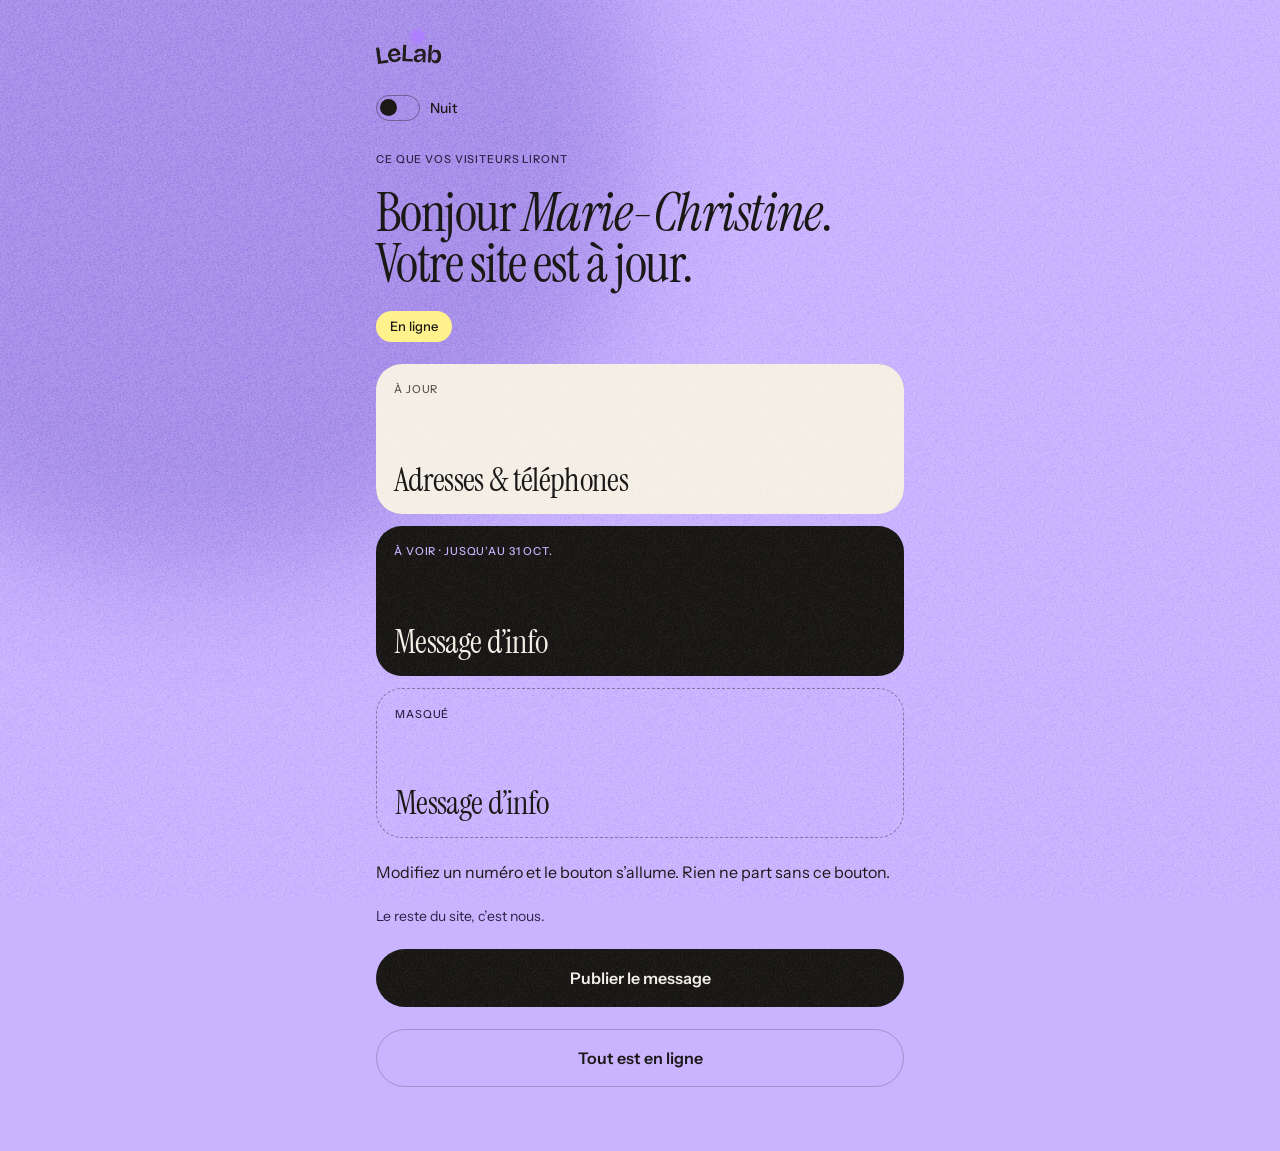
<file: admin/charte.html>
<!doctype html>
<html lang="fr">
<head>
<meta charset="utf-8">
<meta name="viewport" content="width=device-width,initial-scale=1">
<meta name="robots" content="noindex">
<title>Charte LeLab — contrôle</title>
<!--
  ══════════════════════════════════════════════════════════════════════════
  PAGE DE CONTRÔLE DE LA CHARTE DE L'APP — B1 (LELAB-DESIGN.md §1, §3)
  Reprise de bistrot-sassy/admin/charte.html, adaptée à BAPU : un seul flou (violet),
  pas de pièce Instagram, les deux cartes de BAPU.
  Montre les fondations, rien d'autre : tokens dans les deux chromies, polices, grain, flou,
  et un exemplaire de chaque état. Ne dépend d'aucun global de l'admin, ne touche à aucune donnée.
  Mesures (contraste WCAG, poids) : node scripts/mesure-charte.js <port>
  Ouvrir : /admin/charte.html
  ══════════════════════════════════════════════════════════════════════════
-->
<link rel="stylesheet" href="/admin/charte.css">
<style>
*{box-sizing:border-box;margin:0}
html{background:var(--fond)}
body{min-height:100vh;color:var(--texte);font:400 16px/1.5 var(--sans);
  -webkit-text-size-adjust:100%;text-size-adjust:100%}
.page{position:relative;z-index:2;max-width:560px;margin:0 auto;padding:28px 16px 64px;
  display:flex;flex-direction:column;gap:22px}
.logo{display:block;height:36px;width:auto}

.surtitre{font:500 11px/1.3 var(--sans);letter-spacing:.08em;text-transform:uppercase;color:var(--texte-2)}
.accueil{font:400 54px/.93 var(--serif);letter-spacing:-.028em}
.accueil em{font-style:italic}
.corps{font-size:16px;color:var(--texte)}
.corps-2{font-size:14px;color:var(--texte-2)}

.tuiles{display:flex;flex-direction:column;gap:12px}
.tuile{border-radius:26px;padding:18px;display:flex;flex-direction:column;gap:14px;min-height:150px;justify-content:space-between}
.tuile .t-sur{font:500 11px/1.3 var(--sans);letter-spacing:.08em;text-transform:uppercase}
.tuile .t-titre{font:400 33px/.95 var(--serif);letter-spacing:-.02em}
.tuile--a-jour{background:var(--papier);color:var(--encre)}
.tuile--a-jour .t-sur{color:var(--papier-2)}
.tuile--a-voir{background:var(--a-voir);color:var(--a-voir-texte)}
.tuile--a-voir .t-sur{color:var(--a-voir-texte-2)}
.tuile--masquee{border:1.5px dashed var(--contour);color:var(--texte)}
.tuile--masquee .t-sur{color:var(--texte-2)}

.chips{display:flex;gap:8px;flex-wrap:wrap}
.chip{font:500 13px/1 var(--sans);padding:9px 14px;border-radius:999px}
.chip--en-ligne{background:var(--en-ligne);color:var(--encre)}

.pill{display:flex;align-items:center;justify-content:center;height:58px;border-radius:999px;
  font:600 16px/1 var(--sans);padding:0 24px;cursor:pointer;width:100%}
.pill--plein{background:var(--a-voir);color:var(--a-voir-texte);border:0}
.pill--contour{background:transparent;color:var(--texte);border:1.5px solid var(--contour);
  border-color:color-mix(in srgb,var(--texte) 22%,transparent)}

.bascule{align-self:flex-start;display:flex;align-items:center;gap:10px;min-height:44px;padding:0;
  background:none;border:0;color:var(--texte);font:500 14px/1 var(--sans);cursor:pointer}
.bascule .piste{width:44px;height:26px;border-radius:999px;border:1.5px solid var(--contour);position:relative}
.bascule .piste::after{content:'';position:absolute;top:3px;left:3px;width:17px;height:17px;border-radius:50%;
  background:var(--texte);transition:transform .2s}
.bascule[aria-checked="true"] .piste::after{transform:translateX(18px)}
@media (prefers-reduced-motion:reduce){.bascule .piste::after{transition:none}}
</style>
</head>
<body>
<div class="flou-violet" aria-hidden="true"></div>
<div class="grain-fond" aria-hidden="true"></div>

<main class="page">
  <picture>
    <source media="(prefers-color-scheme: light)" srcset="/admin/assets/logo-lelab-noir-h.png">
    <img class="logo" src="/admin/assets/logo-lelab-blanc-h.png" alt="LeLab" width="65" height="36">
  </picture>

  <button type="button" class="bascule" id="bascule" role="switch" aria-checked="true">
    <span class="piste" aria-hidden="true"></span><span>Nuit</span>
  </button>

  <p class="surtitre">Ce que vos visiteurs liront</p>
  <h1 class="accueil">Bonjour <em>Marie-Christine</em>.<br>Votre site est à jour.</h1>

  <div class="chips"><span class="chip chip--en-ligne">En ligne</span></div>

  <div class="tuiles">
    <div class="tuile tuile--a-jour grain-papier"><span class="t-sur">À jour</span><span class="t-titre">Adresses &amp; téléphones</span></div>
    <div class="tuile tuile--a-voir grain-a-voir"><span class="t-sur">À voir · jusqu’au 31 oct.</span><span class="t-titre">Message d’info</span></div>
    <div class="tuile tuile--masquee"><span class="t-sur">Masqué</span><span class="t-titre">Message d’info</span></div>
  </div>

  <p class="corps">Modifiez un numéro et le bouton s’allume. Rien ne part sans ce bouton.</p>
  <p class="corps-2">Le reste du site, c’est nous.</p>

  <button type="button" class="pill pill--plein grain-a-voir">Publier le message</button>
  <button type="button" class="pill pill--contour">Tout est en ligne</button>
</main>

<script>
/* L'interrupteur pose data-chromie. Sans choix, la page suit le téléphone (prefers-color-scheme). */
(function(){
  const html = document.documentElement, b = document.getElementById('bascule');
  const nuit = () => html.dataset.chromie ? html.dataset.chromie === 'nuit'
                                          : !matchMedia('(prefers-color-scheme: light)').matches;
  const maj = () => b.setAttribute('aria-checked', String(nuit()));
  b.addEventListener('click', () => { html.dataset.chromie = nuit() ? 'jour' : 'nuit'; maj(); });
  maj();
})();
</script>
</body>
</html>
</file>
<file: css/styles.css>
picture{display:contents}
@font-face{font-family:"NM";font-weight:400;font-display:swap;src:url(../fonts/neuemachina-400.woff2) format("woff2")}
@font-face{font-family:"NM";font-weight:500;font-display:swap;src:url(../fonts/neuemachina-500.woff2) format("woff2")}
@font-face{font-family:"NM";font-weight:700;font-display:swap;src:url(../fonts/neuemachina-700.woff2) format("woff2")}
@font-face{font-family:"NMI";font-weight:500;font-display:swap;src:url(../fonts/neuemachina-inktrap-500.woff2) format("woff2")}
@font-face{font-family:"Elms";font-weight:300;font-display:swap;src:url(../fonts/elmssans-300.woff2) format("woff2")}
@font-face{font-family:"Elms";font-weight:400;font-display:swap;src:url(../fonts/elmssans-400.woff2) format("woff2")}
@font-face{font-family:"Elms";font-weight:500;font-display:swap;src:url(../fonts/elmssans-500.woff2) format("woff2")}
@font-face{font-family:"Elms";font-weight:600;font-display:swap;src:url(../fonts/elmssans-600.woff2) format("woff2")}
@font-face{font-family:"Elms";font-weight:700;font-display:swap;src:url(../fonts/elmssans-700.woff2) format("woff2")}
:root{--v:#00AA3A;--b:#00AFF6;--o:#FF8F00;--r:#FF5243;--p:#FF8DA3;--ink:#3B3B3B;--paper:#fff;--bg:#F5F5F3;--pink:#FF94A4;--muted:#9A9A9A;--hair:#E4E3DF;--cream:#F3EEE7;
 --sans:"Elms",system-ui,-apple-system,"Helvetica Neue",Arial,sans-serif}
*{margin:0;padding:0;box-sizing:border-box}html{-webkit-text-size-adjust:100%;scroll-behavior:smooth}
/* Lenis (scroll doux) */
html.lenis,html.lenis body{height:auto}
.lenis.lenis-smooth{scroll-behavior:auto!important}
.lenis.lenis-smooth [data-lenis-prevent]{overscroll-behavior:contain}
.lenis.lenis-stopped{overflow:hidden}
.lenis.lenis-scrolling iframe{pointer-events:none}
body{background:var(--paper);color:var(--ink);font-family:var(--sans);-webkit-font-smoothing:antialiased;overflow-x:clip}
:where(a,button,input,textarea,select,summary,iframe,[tabindex]):focus-visible{outline:3px solid var(--ink);outline-offset:3px}
.wrap{max-width:1240px;margin:0 auto;padding-left:clamp(22px,5vw,52px);padding-right:clamp(22px,5vw,52px)}
h1,h2,h3{font-family:"NM";font-weight:500;letter-spacing:-.01em;line-height:1.04}
.eyebrow{display:flex;align-items:center;gap:10px;font-size:12px;font-weight:500;letter-spacing:.16em;text-transform:uppercase;color:var(--muted)}
.eyebrow::before{content:"";width:34px;height:1px;background:var(--hair)}
.eyebrow .idx{color:var(--ink)}.eyebrow .bar{height:1px;width:34px;background:var(--hair)}
nav{position:sticky;top:0;z-index:40;background:rgba(255,255,255,.82);backdrop-filter:saturate(1.2) blur(10px);display:flex;align-items:center;justify-content:space-between;gap:24px;padding:15px clamp(22px,5vw,52px);border-bottom:1px solid transparent;transition:border-color .3s}
nav.scrolled{border-color:var(--hair)}
.logo-svg{height:30px;width:auto;display:block}
.nav-links{display:flex;gap:clamp(16px,3vw,34px);align-items:center}
.nav-links a{font-size:12px;letter-spacing:.12em;text-transform:uppercase;color:var(--ink);text-decoration:none;position:relative;padding:4px 0;opacity:.72;transition:opacity .25s}
.nav-links a::after{content:"";position:absolute;left:0;bottom:0;height:1.5px;width:0;background:var(--ink);transition:width .28s}
.nav-links a:hover{opacity:1}.nav-links a:hover::after{width:100%}
@media(max-width:720px){.nav-links{gap:15px}.nav-links a{font-size:11px}}
.hero{position:relative;display:grid;grid-template-columns:minmax(320px,1fr) 1.06fr;min-height:calc(100dvh - 60px)}.hero-left{display:flex;flex-direction:column;justify-content:center;padding:clamp(30px,5vw,64px) clamp(22px,5vw,52px)}.hero-left>*{max-width:640px}
.hero h1{font-size:clamp(32px,5vw,62px);text-wrap:balance}
.lead{margin-top:18px;font-weight:400;font-size:clamp(16px,1.8vw,20px);color:#4a4a48;max-width:40ch;line-height:1.4}
.lead b{font-weight:600;color:var(--ink)}
.cta-row{margin-top:clamp(26px,3.5vw,36px);display:flex;gap:13px;flex-wrap:wrap}
.btn{text-decoration:none;border-radius:15px;padding:12px 20px;display:inline-flex;flex-direction:column;gap:2px;transition:transform .25s,box-shadow .25s,border-color .25s;min-width:178px}
.btn .lab{font-size:10.5px;letter-spacing:.14em;text-transform:uppercase;opacity:.7}
.btn .num{font-family:"NM";font-weight:500;font-size:17px;display:flex;align-items:center;gap:8px}
.btn .num svg{width:13px;height:13px;flex:none}
.btn-primary{background:var(--ink);color:#fff}.btn-primary:hover{transform:translateY(-2px);box-shadow:0 12px 28px -12px rgba(59,59,59,.5)}
.btn-outline{color:var(--ink);border:1.5px solid var(--hair)}.btn-outline:hover{border-color:var(--ink);transform:translateY(-2px)}
.discover{margin-top:18px;display:inline-flex;gap:8px;font-size:12px;letter-spacing:.12em;text-transform:uppercase;color:var(--muted);text-decoration:none}.discover:hover{color:var(--ink)}
.hero-panel{position:relative;align-self:stretch;overflow:hidden;min-height:340px}
.hero-panel svg{position:absolute;inset:0;width:100%;height:100%;display:block}
.hero-panel .cell{opacity:0;transition:opacity .5s ease}
@media(max-width:820px){.hero{grid-template-columns:1fr;min-height:auto}.hero-left{padding-bottom:32px}.hero-panel{min-height:min(16.667vw,65px);order:2}}
/* SYSTEME CTA */
.cta{position:relative;overflow:hidden;border-radius:999px;text-decoration:none;display:inline-flex;transition:transform .25s cubic-bezier(.2,.7,.2,1),box-shadow .25s cubic-bezier(.2,.7,.2,1),border-color .25s cubic-bezier(.2,.7,.2,1);cursor:pointer}
.callA{align-items:center;gap:13px;padding:9px 24px 9px 9px;background:var(--ink);color:#fff;min-width:210px}
.callA .pas{width:40px;height:40px;border-radius:50%;background:rgba(255,255,255,.14);display:grid;place-items:center;flex:none}
.callA .pas svg{width:16px;height:16px}
.callA .t{display:flex;flex-direction:column;line-height:1.15}
.callA .lab{font-size:10px;letter-spacing:.14em;text-transform:uppercase;color:rgba(255,255,255,.62)}
.callA .num{font-family:"NM";font-weight:500;font-size:18px}
.callA:hover{transform:translateY(-2px);box-shadow:0 16px 32px -16px rgba(0,0,0,.5)}
.callA.inv{background:#fff;color:var(--ink)}.callA.inv .pas{background:rgba(0,0,0,.06)}.callA.inv .lab{color:var(--muted)}
.callA.out{background:transparent;border:1.5px solid rgba(255,255,255,.55);color:#fff}.callA.out .pas{background:rgba(255,255,255,.16)}.callA.out .lab{color:rgba(255,255,255,.72)}
.callA.outd{background:transparent;border:1.5px solid var(--hair);color:var(--ink)}.callA.outd .pas{background:rgba(0,0,0,.06)}.callA.outd .lab{color:var(--muted)}.callA.outd:hover{border-color:var(--ink)}
.act{align-items:center;gap:10px;padding:14px 28px;background:var(--ink);color:#fff;font-family:"NM";font-weight:500;font-size:15px}
.act .arw{transition:transform .25s}.act:hover .arw{transform:translate(3px,-3px)}.act:hover{transform:translateY(-2px);box-shadow:0 14px 30px -14px rgba(0,0,0,.5)}
.sec2{align-items:center;gap:9px;padding:13px 28px;color:var(--ink);font-family:"NM";font-weight:500;font-size:15px;border:1.5px solid var(--hair);background:transparent}
.sec2 .fill{position:absolute;inset:0;background:var(--ink);transform:translateY(101%);transition:transform .32s cubic-bezier(.3,.7,.2,1);z-index:0}
.sec2 span{position:relative;z-index:1;transition:color .32s}
.sec2:hover{border-color:var(--ink)}.sec2:hover .fill{transform:translateY(0)}.sec2:hover span{color:#fff}
.lnk{font-family:"Elms";font-weight:500;font-size:13px;letter-spacing:.06em;text-transform:uppercase;color:var(--ink);text-decoration:none;position:relative;padding-bottom:3px;display:inline-flex;align-items:center;gap:7px}
.lnk::after{content:"";position:absolute;left:0;bottom:0;height:1.5px;width:100%;background:currentColor;transform:scaleX(0);transform-origin:left;transition:transform .28s}
.lnk:hover::after{transform:scaleX(1)}
.iarr{width:13px;height:13px;display:inline-block;vertical-align:-2px;flex:none}
/* STRIPS full-bleed, tuiles carrées */
.strip{width:100%;display:block;line-height:0}
.strip svg{width:100%;height:clamp(84px,9vw,104px);display:block}
@media(max-width:820px){.strip svg{height:min(16.667vw,65px)}}
.strip .cell{opacity:0;transition:opacity .5s ease}
#hero-grid path,#band1 path{transform-box:fill-box;transform-origin:center;transform:scale(1.006)}
#hero-grid .breathe path{animation:breathe 7s ease-in-out infinite}
@keyframes breathe{0%,100%{transform:scale(1.006)}50%{transform:scale(1.055)}}
@media(prefers-reduced-motion:reduce){#hero-grid .breathe path{animation:none}}
.reveal{opacity:0;transform:translateY(26px);transition:opacity .7s cubic-bezier(.2,.7,.2,1),transform .7s cubic-bezier(.2,.7,.2,1)}
.reveal.shown{opacity:1;transform:none}
@media(prefers-reduced-motion:reduce){.reveal{opacity:1!important;transform:none!important;transition:none}}
.grain{position:fixed;inset:0;pointer-events:none;z-index:9998;opacity:.085;mix-blend-mode:overlay;background-image:url("data:image/svg+xml,%3Csvg xmlns='http://www.w3.org/2000/svg' width='220' height='220'%3E%3Cfilter id='n'%3E%3CfeTurbulence type='fractalNoise' baseFrequency='0.82' numOctaves='2' stitchTiles='stitch'/%3E%3C/filter%3E%3Crect width='100%25' height='100%25' filter='url(%23n)'/%3E%3C/svg%3E");background-size:220px 220px}
/* QSN */
.qsn{position:relative;background:var(--bg);overflow:hidden;display:grid;grid-template-columns:45vw 1fr;min-height:clamp(600px,80vh,740px)}
.qsn .amedia{position:relative;z-index:1;align-self:end;display:flex;justify-content:flex-start}
.qsn .achair{display:block;width:min(102%,640px);aspect-ratio:480/547;object-fit:cover;object-position:center;margin-left:clamp(-56px,-3vw,-8px);border-radius:999px 999px 0 0;transform:translate(0,calc(7% + var(--py,0px)));filter:drop-shadow(0 30px 50px rgba(59,59,59,.22))}
.qsn .acontent{position:relative;z-index:2;align-self:center;max-width:600px;padding:clamp(72px,9vw,120px) clamp(24px,6vw,80px) clamp(72px,9vw,120px) clamp(24px,4vw,60px)}
.qsn .eyebrow{margin-bottom:20px}
@media(max-width:820px){.qsn{grid-template-columns:1fr;min-height:0}.qsn .amedia{order:2;justify-content:center;padding-left:0}.qsn .achair{width:min(96%,440px);margin-left:0}.qsn .acontent{order:1;align-self:auto;padding:clamp(48px,11vw,72px) clamp(24px,6vw,40px) 8px}}
.chapo{font-weight:400;font-size:clamp(17px,1.9vw,19px);line-height:1.42;color:#4a4a48;margin-bottom:18px;max-width:52ch}
h2.qh{color:var(--p);font-size:clamp(30px,4.2vw,44px);margin-bottom:clamp(16px,2.2vw,22px)}
.body p{font-size:clamp(14px,1.3vw,15.5px);line-height:1.5;color:#54534f;margin-bottom:.9em;max-width:56ch}
.body strong{color:var(--ink);font-weight:600}.body .kicker{color:var(--ink);font-weight:600;font-size:clamp(15px,1.5vw,17px);margin-top:.4em}
.tag{margin-top:24px;display:inline-flex;align-items:center;gap:9px;font-size:12px;letter-spacing:.1em;text-transform:uppercase;color:var(--ink);border:1.5px solid var(--hair);border-radius:999px;padding:9px 16px}
.tag .dot{width:7px;height:7px;border-radius:50%;background:var(--v)}
/* PICTOS bande encre */
.pictos{background:var(--v);color:#fff;padding-block:clamp(60px,9vw,110px);position:relative;overflow:hidden}
.pictos .wrap{position:relative;z-index:1}
.pictos .overline{display:flex;align-items:center;justify-content:center;gap:12px;font-weight:500;font-size:12px;letter-spacing:.16em;text-transform:uppercase;color:rgba(255,255,255,.7);margin-bottom:clamp(36px,5vw,56px)}
.pictos .overline::before,.pictos .overline::after{content:"";width:34px;height:1px;background:rgba(255,255,255,.35)}
.pgrid{display:grid;grid-template-columns:repeat(4,1fr);gap:clamp(24px,3.5vw,48px)}
.picto{text-align:center;display:flex;flex-direction:column;align-items:center}
.picto .ico{width:84px;height:84px;border-radius:50%;background:#fff;display:flex;align-items:center;justify-content:center;overflow:hidden;margin-bottom:22px;color:var(--ic);box-shadow:0 12px 26px -14px rgba(0,0,0,.3)}
.picto .ico picture{display:flex;align-items:center;justify-content:center;line-height:0}
.picto .ico img{width:44px !important;height:44px !important;object-fit:contain;display:block;margin:0}
@media(hover:hover){.picto .ico,.picto .ico img{transition:transform .4s cubic-bezier(.2,.7,.2,1),box-shadow .4s cubic-bezier(.2,.7,.2,1)}.picto:hover .ico{transform:translateY(-8px);box-shadow:0 22px 40px -16px rgba(0,0,0,.42)}.picto:hover .ico img{transform:scale(1.06)}}
.picto h3{font-size:19px;margin-bottom:11px;letter-spacing:0;line-height:1.15;color:#fff}
.picto p{font-size:13.5px;line-height:1.5;color:rgba(255,255,255,.85);max-width:26ch}
.pictos .bgshape{position:absolute;border-radius:50%;background:rgba(255,255,255,.06);pointer-events:none}
@media(max-width:900px){.pgrid{grid-template-columns:1fr 1fr;gap:44px 24px}}
@media(max-width:520px){.pgrid{grid-template-columns:1fr 1fr;gap:36px 16px}.picto .ico{width:64px;height:64px;margin-bottom:16px}.picto .ico img{width:34px !important;height:34px !important}.picto h3{font-size:16px;margin-bottom:8px}.picto p{font-size:13px}}
/* RDV pink - le fil du tel s'arrete pile en bas de section */
/* MANIFESTE */
.mani{background:#fff;padding-block:clamp(80px,13vw,180px) clamp(28px,4.5vw,44px)}
.mani .overline{display:flex;align-items:center;gap:12px;font-weight:500;font-size:12px;letter-spacing:.16em;text-transform:uppercase;color:var(--muted);margin-bottom:clamp(28px,4vw,40px)}
.mani .overline::before{content:"";width:34px;height:1px;background:var(--hair)}
.mani .phrase{font-family:"NMI";font-weight:500;font-size:clamp(30px,5.6vw,66px);line-height:1.08;letter-spacing:-.02em;color:var(--ink);max-width:20ch;margin:0}
.mani .rot{color:var(--p);display:inline-block;white-space:nowrap;transition:opacity .4s cubic-bezier(.2,.7,.2,1),transform .4s cubic-bezier(.2,.7,.2,1)}
.mani .rot.leaving{opacity:0;transform:translateY(-12px)}
.mani .rot.entering{opacity:0;transform:translateY(12px);transition:none}
.mani .sig{margin-top:clamp(34px,5vw,52px);display:flex;align-items:center;gap:14px;font-weight:400;font-size:14px;color:#6a6a6a}
.mani .sig .dot{width:9px;height:9px;border-radius:50%;background:var(--v);flex:none}
/* VIVANT — carrousel (scroll-snap natif, aucun autoplay) */
.vivant{background:var(--paper);padding-block:0 clamp(40px,7vw,72px)}
.vivant .wrap{max-width:1100px}
.vcar{position:relative}
.vtrack{list-style:none;display:flex;gap:clamp(12px,1.6vw,20px);overflow-x:auto;scroll-snap-type:x mandatory;scroll-behavior:smooth;overscroll-behavior-x:contain;scrollbar-width:none;-webkit-overflow-scrolling:touch}
.vtrack::-webkit-scrollbar{display:none}
.vslide{flex:0 0 68%;scroll-snap-align:center;border-radius:15px;overflow:hidden;background:var(--cream)}
.vslide img{display:block;width:100%;height:auto;aspect-ratio:3/2;object-fit:cover}
.vslide img{transform:scale(1);will-change:transform}
.vslide.is-active img{animation:vivZoom 8s ease-out both}
@keyframes vivZoom{from{transform:scale(1)}to{transform:scale(1.08)}}
@media (prefers-reduced-motion:reduce){.vslide img{animation:none!important;transform:none!important}}
.vnav{position:absolute;top:50%;transform:translateY(-50%);z-index:2;width:44px;height:44px;border:0;border-radius:50%;background:var(--ink);color:#fff;box-shadow:0 12px 28px -12px rgba(59,59,59,.5);display:grid;place-items:center;cursor:pointer;transition:opacity .25s,background .25s,transform .25s}
.vnav::before{content:"";width:9px;height:9px;border-top:1.8px solid currentColor;border-right:1.8px solid currentColor}
.vprev{left:12px}.vprev::before{transform:translateX(2px) rotate(-135deg)}
.vnext{right:12px}.vnext::before{transform:translateX(-2px) rotate(45deg)}
.vnav:hover{transform:translateY(calc(-50% - 1px))}
.vnav:disabled{opacity:0;pointer-events:none}
@media(max-width:720px){.vslide{flex-basis:86%}}
@media(hover:none) and (pointer:coarse){.vnav{opacity:0;pointer-events:none}.vnav:focus-visible{opacity:1}}
@media(prefers-reduced-motion:reduce){.vtrack{scroll-behavior:auto}.vnav{transition:none}}
.rdv{position:relative;background:var(--pink);color:#fff;overflow:hidden}
.rdv .in{display:grid;grid-template-columns:1.06fr .94fr;gap:clamp(24px,4vw,56px);align-items:stretch;padding-top:clamp(56px,8vw,100px);padding-bottom:0}
.rdv-text{padding-bottom:clamp(52px,7vw,92px);position:relative;z-index:2}
.rdv .overline{font-weight:500;font-size:12px;letter-spacing:.16em;text-transform:uppercase;color:rgba(255,255,255,.72);margin-bottom:16px;display:flex;align-items:center;gap:10px}
.rdv .overline::before{content:"";width:34px;height:1px;background:rgba(255,255,255,.4)}
.rdv h2{color:#fff;font-size:clamp(30px,4.2vw,46px);line-height:1.03;letter-spacing:-.01em;margin-bottom:16px}
.rdv .chapo{font-weight:400;font-size:clamp(16px,1.7vw,18px);line-height:1.45;color:#fff;margin-bottom:22px;max-width:46ch}
.rdv .steps{list-style:none;display:flex;flex-direction:column;gap:13px;margin:4px 0 14px;max-width:46ch;counter-reset:st;padding-left:22px;border-left:1.5px solid rgba(255,255,255,.32)}
.rdv .steps li{font-size:14px;line-height:1.45;padding-left:40px;position:relative;color:rgba(255,255,255,.95);counter-increment:st}
.rdv .steps li::before{content:counter(st,decimal-leading-zero);position:absolute;left:0;top:-1px;font-family:"NM";font-weight:500;font-size:13px;color:#fff;opacity:.9}
.rdv .steps li b{font-weight:600}
.rdv .fine{font-size:13px;line-height:1.5;color:rgba(255,255,255,.8);margin-top:8px;max-width:48ch}
.rdv .calls{margin-top:28px;display:flex;gap:12px;flex-wrap:wrap}
.rdv-visual{display:flex;align-items:flex-end;justify-content:center;min-height:clamp(360px,40vw,520px)}
.rdv .tel-img{width:min(94%,420px);height:auto;display:block;transform:translateY(var(--py,0px)) scale(1.08);transform-origin:bottom center}
@media(max-width:820px){.rdv .in{grid-template-columns:1fr;gap:0}.rdv-text{padding-bottom:24px}.rdv-visual{min-height:0}.rdv .tel-img{width:min(82%,340px);aspect-ratio:677/711;transform:none;position:relative;left:-20px}}
/* INFOS */
.infos{padding-block:clamp(60px,9vw,110px)}
.icols{display:grid;grid-template-columns:1fr 1fr 1fr;gap:clamp(28px,5vw,60px)}
.icols h3{font-size:clamp(23px,2.8vw,30px);margin-bottom:18px}
.c1 h3{color:var(--b)}.c2 h3{color:var(--o)}.c3 h3{color:var(--v)}
.icols p{font-size:14px;line-height:1.5;color:#54534f;margin-bottom:11px}
.icols strong{color:var(--ink);font-weight:600}
.addr{margin-bottom:18px}.addr .t{font-weight:600;color:var(--ink);font-size:14px;margin-bottom:3px}.addr .d{font-size:13.5px;color:#6a6a6a;line-height:1.45}
.contact-btns{display:flex;flex-direction:column;gap:11px;align-items:flex-start}
.contact-btns .callA,.contact-btns .sec2{min-width:240px;min-height:58px}
.pill{display:inline-flex;align-items:center;gap:9px;border-radius:999px;padding:11px 20px;text-decoration:none;font-family:"NM";font-weight:500;font-size:15px;transition:transform .2s}
.pill.tel{background:var(--v);color:#fff}.pill.mail{background:var(--ink);color:#fff}.pill:hover{transform:translateY(-1px)}
@media(max-width:760px){.icols{grid-template-columns:1fr;gap:40px}}
/* MAP */
.mapsec{background:#fff;padding-block:clamp(58px,8vw,104px)}
.mapsec .overline{display:flex;align-items:center;gap:10px;font-weight:500;font-size:12px;letter-spacing:.16em;text-transform:uppercase;color:var(--muted);margin-bottom:14px}
.mapsec .overline::before{content:"";width:34px;height:1px;background:var(--hair)}
.mapsec h2{font-family:"NM";font-weight:500;font-size:clamp(26px,3.6vw,40px);line-height:1.05;letter-spacing:-.01em;margin-bottom:clamp(28px,4vw,44px)}
.mapwrap{position:relative;border-radius:20px;overflow:hidden;box-shadow:0 34px 66px -38px rgba(59,59,59,.34)}
.mapwrap .map{width:100%;height:clamp(320px,44vw,500px);display:block;border:0}
.pin{position:absolute;z-index:2}
.pin .dot{width:18px;height:18px;border-radius:50%;border:3px solid #fff;box-shadow:0 5px 12px rgba(0,0,0,.28);position:relative}
.pin.mars{color:var(--b)}.pin.aix{color:var(--o)}
.pin.mars .dot{background:var(--b)}.pin.aix .dot{background:var(--o)}
.pin .dot::after{content:"";position:absolute;inset:-9px;border-radius:50%;border:2px solid currentColor;opacity:.5;animation:ping 2.6s ease-out infinite}
.pin .tag{position:absolute;left:50%;top:calc(100% + 9px);transform:translateX(-50%);white-space:nowrap;background:#fff;border-radius:11px;padding:8px 13px;box-shadow:0 10px 24px -10px rgba(0,0,0,.3);text-align:center}
.pin .tag b{display:block;font-family:"NM";font-weight:500;font-size:13px;color:var(--ink);line-height:1.2}
.pin .tag span{font-size:11px;color:var(--muted)}
@keyframes ping{0%{transform:scale(1);opacity:.55}70%{transform:scale(2);opacity:0}100%{opacity:0}}
@media(prefers-reduced-motion:reduce){.pin .dot::after{animation:none}}
@media(max-width:600px){.mapwrap .map{height:clamp(300px,80vw,380px)}.pin .tag{padding:6px 10px}.pin .tag span{display:none}}
footer{background:var(--b);color:#fff;padding:clamp(48px,7vw,80px) 0 28px}
.fgrid{display:grid;grid-template-columns:1.5fr 1fr 1fr;gap:clamp(30px,4.5vw,60px)}
.logo-white{height:36px;width:auto;display:block;margin-bottom:18px}
.fid{font-size:15px;line-height:1.5;color:#fff;max-width:30ch;margin-bottom:22px}
.flabel{font-family:var(--sans);font-weight:600;font-size:12px;letter-spacing:.16em;text-transform:uppercase;color:#fff;display:flex;align-items:center;gap:9px;margin-bottom:18px}
.flabel::before{content:"";width:22px;height:1px;background:currentColor;opacity:.85}
.fmap{display:flex;flex-direction:column;align-items:flex-start;gap:9px;position:static;background:none;backdrop-filter:none;padding:0;border:0}
.fmap a,.flinks a,.ftel,.fpartners a{position:relative;text-decoration:none;color:#fff;width:fit-content}
.fmap a{font-size:14px}
.fmap a::after,.flinks a::after,.fpartners a::after{content:"";position:absolute;left:0;bottom:-2px;height:1.5px;width:0;background:#fff;transition:width .28s cubic-bezier(.2,.7,.2,1)}
.fmap a:hover::after,.flinks a:hover::after,.fpartners a:hover::after{width:100%}
.fcontact{margin-bottom:20px}
.fplace{font-size:13px;font-weight:600;color:#fff;margin-bottom:5px}
.ftel{font-family:"NM";font-weight:500;font-size:18px;color:#fff;display:inline-block;margin-bottom:6px}
.fnum{display:flex;align-items:baseline;gap:9px;margin-bottom:2px}.fnum .ftel{margin-bottom:0}.ftype{font-size:12px;letter-spacing:.06em;text-transform:uppercase;color:rgba(255,255,255,.8)}.fnum:last-of-type{margin-bottom:6px}
.faddr{font-size:14px;line-height:1.45;color:#fff;max-width:26ch}
.fpartners{list-style:none;display:flex;flex-direction:column;gap:10px}
.fpartners li{font-size:15px;font-weight:500;color:#fff}
.flabel-ghost{visibility:hidden}
.fpartners-band .flabel{margin-bottom:24px}
.fplogos{display:flex;flex-wrap:wrap;align-items:center;justify-content:space-between;gap:28px 32px}
.fplogos .fp{display:flex;align-items:center;justify-content:center;opacity:.95;transition:opacity .25s,transform .25s}
.fplogos .fp:hover{opacity:1;transform:translateY(-2px)}
.fplogos .fp img{display:block;width:auto;max-width:100%}
.fp-crous img{height:52px}.fp-etudiant img{height:36px}.fp-imaje img{height:36px}.fp-mda img{height:52px}
.fp-intervenir img{height:40px}.fp-addmed img{height:36px}.fp-lgbt img{height:50px}
.frule.frule-top{margin:clamp(30px,4.5vw,48px) 0 clamp(34px,5vw,54px)}
@media(max-width:820px){.flabel-ghost{display:none}.fcol-sub{margin-top:-38px}
 .fplogos{display:grid;grid-template-columns:1fr 1fr;gap:30px 18px;justify-items:center}
 .fplogos .fp:last-child{grid-column:1/-1}
 .fp-crous img{height:50px}.fp-etudiant img{height:32px}.fp-imaje img{height:32px}.fp-mda img{height:50px}
 .fp-intervenir img{height:36px}.fp-addmed img{height:33px}.fp-lgbt img{height:46px}}
.frule{height:1px;background:rgba(255,255,255,.4);margin:clamp(32px,5vw,54px) 0 22px}
.fbottom{display:flex;justify-content:space-between;align-items:center;gap:16px;flex-wrap:wrap}
.flinks{display:flex;gap:24px;flex-wrap:wrap}
.flinks a{font-size:13px}
.fcopy{font-size:13px;color:#fff}
@media(max-width:820px){.fgrid{grid-template-columns:1fr;gap:38px}.fbottom{flex-direction:column;align-items:flex-start;gap:14px}}
@media(prefers-reduced-motion:reduce){svg.tile .cell{opacity:1!important;transition:none}}
/* ===== MESSAGE D'INFORMATION ===== */
.info-pop{position:fixed;inset:0;z-index:9999;display:flex;align-items:center;justify-content:center;padding:20px;opacity:0;visibility:hidden;transition:opacity .35s ease,visibility .35s}
.info-pop.open{opacity:1;visibility:visible}
.info-overlay{position:absolute;inset:0;background:rgba(59,59,59,.45);-webkit-backdrop-filter:blur(3px);backdrop-filter:blur(3px)}
.info-card{position:relative;background:#fff;border-radius:24px;max-width:560px;width:100%;max-height:90vh;overflow-y:auto;padding:clamp(26px,4vw,40px);box-shadow:0 40px 90px -40px rgba(59,59,59,.55);transform:translateY(16px) scale(.985);transition:transform .4s cubic-bezier(.2,.7,.2,1)}
.info-pop.open .info-card{transform:none}
.info-quart{position:absolute;top:-46px;right:-46px;width:150px;height:150px;background:#FFF3E0;border-radius:0 0 0 150px;pointer-events:none}
.info-x{position:absolute;top:16px;right:16px;width:38px;height:38px;border:0;border-radius:50%;background:rgba(59,59,59,.08);color:var(--ink);display:grid;place-items:center;cursor:pointer;z-index:2;transition:background .2s}
.info-x:hover{background:rgba(59,59,59,.16)}
.info-x svg{width:16px;height:16px}
.info-over{position:relative;display:flex;align-items:center;gap:9px;font-family:var(--sans);font-size:12px;font-weight:500;letter-spacing:.16em;text-transform:uppercase;color:var(--muted);margin-bottom:14px}
.info-over .info-dot{width:8px;height:8px;border-radius:50%;background:var(--o)}
.info-titre{position:relative;font-family:"NM";font-weight:500;font-size:clamp(24px,3.4vw,32px);line-height:1.08;letter-spacing:-.01em;color:var(--ink);margin-bottom:14px;max-width:22ch}
.info-texte{position:relative;font-size:clamp(15px,1.6vw,17px);line-height:1.5;color:#4a4a48;margin-bottom:22px}
.info-texte strong{color:var(--ink);font-weight:600}
.info-urg{background:#F5F5F3;border-radius:16px;border-left:3px solid var(--r);padding:18px 20px;margin-bottom:24px}
.urg-t{font-family:"NM";font-weight:500;font-size:15px;color:var(--ink);margin-bottom:13px}
.urg-list{list-style:none;display:flex;flex-direction:column;gap:12px}
.urg-list li{display:flex;flex-direction:column;gap:2px}
.urg-name{font-size:13px;color:#6a6a66}
.urg-nums{display:flex;gap:6px;align-items:baseline}
.urg-num{font-family:"NM";font-weight:500;font-size:17px;color:var(--ink);text-decoration:none;width:fit-content}
.urg-num:hover{text-decoration:underline}
.urg-adr{font-size:12px;color:#8a8a86;line-height:1.4}
.urg-fin{font-size:12.5px;color:#8a8a86;margin-top:13px;line-height:1.45}
.info-ok{width:fit-content;border:0}
.info-ban{position:fixed;top:0;left:0;right:0;z-index:70;background:var(--o);color:#fff;transform:translateY(-100%);visibility:hidden;transition:transform .42s cubic-bezier(.2,.7,.2,1)}
.info-ban.open{transform:none;visibility:visible}
.info-ban-in{display:flex;align-items:center;gap:14px;padding-block:11px;min-height:46px}
.info-ban-dot{width:8px;height:8px;border-radius:50%;background:rgba(255,255,255,.9);flex:none}
.info-ban-txt{font-size:14.5px;line-height:1.35;flex:1}
.info-ban-txt strong{font-weight:700}
.info-ban-link{color:#fff;font-weight:600;font-size:14px;text-decoration:none;white-space:nowrap;display:inline-flex;align-items:center;gap:5px;border-bottom:1.5px solid rgba(255,255,255,.55);padding-bottom:1px}
.info-ban-link:hover{border-bottom-color:#fff}
.info-ban-x{width:34px;height:34px;border:0;border-radius:50%;background:rgba(255,255,255,.18);color:#fff;display:grid;place-items:center;cursor:pointer;flex:none;transition:background .2s}
.info-ban-x:hover{background:rgba(255,255,255,.3)}
.info-ban-x svg{width:15px;height:15px}
html.has-banner nav{top:var(--banH)}
html.has-banner body{padding-top:var(--banH)}
@media(max-width:640px){.info-ban-in{flex-wrap:wrap;gap:8px 12px;padding-block:10px}.info-ban-txt{flex-basis:100%;order:1}.info-ban-link{order:2}.info-ban-x{order:3;margin-left:auto}}
.furg{margin-bottom:22px}
.furg .flabel{margin-bottom:10px}
.furg-line{font-size:14px;line-height:1.7;color:#fff}
.furg-line strong{font-weight:600}
.furg-line a{color:#fff;font-family:"NM";font-weight:500;text-decoration:none;border-bottom:1px solid rgba(255,255,255,.55);white-space:nowrap}
.furg-line a:hover{border-bottom-color:#fff}
/* MOBILE — footer : césures et zones de tap (desktop inchangé)
   Césures : chaque ligne d'adresse et chaque groupe « numéro + séparateur » ne se coupe pas.
   Zones de tap : pseudo-élément transparent, étendu jusqu'à la mi-distance du voisin cliquable
   (jamais de chevauchement) — 44 px là où l'espace le permet, sans toucher au rendu. */
@media(max-width:820px){
 .faddr{max-width:none}.faddr .adr-l{display:inline-block}
 .furg-i{white-space:nowrap}
 .fmap a::before,.fpartners a::before,.flinks a::before,.ftel::before,.furg-line a::before{content:"";position:absolute;left:-4px;right:-4px}
 .ftel{position:relative}.ftel::before{top:-10.5px;bottom:-10.5px}
 .fmap a::before{top:-4.5px;bottom:-4.5px}
 .fpartners a::before{top:-5px;bottom:-5px}
 .flinks a::before{top:-11px;bottom:-16px;left:-12px;right:-12px}
 .furg-line a{position:relative}.furg-line a::before{top:-2.5px;bottom:-3px}
}
@media(prefers-reduced-motion:reduce){.info-pop,.info-card,.info-ban{transition:none}}
/* ===== NAV MOBILE — burger + panneau encre (≤720px) ===== */
.nav-burger{display:none}
.mnav{position:fixed;inset:0;z-index:80}
.mnav[hidden]{display:none}
.mnav-fond{position:absolute;inset:0;background:rgba(59,59,59,.4);opacity:0;transition:opacity .35s ease}
.mnav-panel{position:absolute;top:0;right:0;bottom:0;width:calc(100% - 44px);max-width:440px;overflow:hidden auto;overscroll-behavior:contain;display:flex;flex-direction:column;padding:calc(10px + env(safe-area-inset-top)) clamp(22px,6vw,32px) calc(26px + env(safe-area-inset-bottom));background:var(--ink);color:#fff;transform:translateX(100%);transition:transform .45s cubic-bezier(.2,.7,.2,1)}
.mnav.open .mnav-fond{opacity:1}.mnav.open .mnav-panel{transform:none}
.mnav-quart{position:absolute;top:-70px;right:-70px;width:220px;height:220px;border-radius:0 0 0 220px;background:var(--p);opacity:.9;pointer-events:none}
.mnav-top{position:relative;display:flex;align-items:center;justify-content:space-between;min-height:56px}
.mnav-over{display:flex;align-items:center;gap:10px;font-size:12px;font-weight:500;letter-spacing:.16em;text-transform:uppercase;color:rgba(255,255,255,.62)}
.mnav-over::before{content:"";width:26px;height:1px;background:currentColor;opacity:.5}
.mnav-x{width:44px;height:44px;margin-right:-6px;border:0;border-radius:50%;background:rgba(255,255,255,.12);color:#fff;display:grid;place-items:center;cursor:pointer}
.mnav-x svg{width:18px;height:18px}
.mnav-liens{position:relative;list-style:none;margin:clamp(24px,7vh,56px) 0 0}
.mnav-liens a{display:flex;align-items:baseline;gap:16px;min-height:44px;padding:16px 0;border-bottom:1px solid rgba(255,255,255,.16);font-family:"NM";font-weight:500;font-size:clamp(28px,8.2vw,36px);line-height:1.05;letter-spacing:-.015em;color:#fff;text-decoration:none}
.mnav-liens li:first-child a{border-top:1px solid rgba(255,255,255,.16)}
.mnav-liens .n{flex:none;width:22px;font-family:var(--sans);font-size:12px;font-weight:600;letter-spacing:.08em;transform:translateY(-.9em)}
.mnav-liens li:nth-child(1) .n{color:var(--p)}.mnav-liens li:nth-child(2) .n{color:var(--o)}.mnav-liens li:nth-child(3) .n{color:var(--b)}
.mnav-appel{position:relative;margin-top:auto;padding-top:36px;display:flex;flex-direction:column;gap:11px}
.mnav-label{font-size:12px;font-weight:500;letter-spacing:.16em;text-transform:uppercase;color:rgba(255,255,255,.62);margin-bottom:3px}
.mnav-appel .callA{width:100%;min-height:58px}
.mnav-urg{position:relative;align-self:flex-start;margin-top:18px;padding:14px 0;font-size:13.5px;line-height:1.2;color:#fff;text-decoration:none;border-bottom:1px solid rgba(255,255,255,.4)}
@media(max-width:720px){
 .nav-links{display:none}
 nav{padding-block:8px}
 .nav-burger{display:flex;flex-direction:column;justify-content:center;align-items:center;gap:5px;width:44px;height:44px;margin-right:-10px;border:0;background:none;color:var(--ink);cursor:pointer}
 .nav-burger span{display:block;width:22px;height:2px;border-radius:2px;background:currentColor}
}
@media(prefers-reduced-motion:reduce){.mnav-fond,.mnav-panel{transition:none}}
/* ============ Pages de texte (mentions légales, confidentialité) — scopé .legal ============ */
.nav-home{display:inline-flex;align-items:center}
.legal{max-width:800px;margin:0 auto;padding:clamp(44px,8vw,88px) clamp(22px,5vw,52px) clamp(64px,10vw,120px)}
.legal .lg-head{margin-bottom:clamp(36px,6vw,64px)}
.legal .lg-over{font-family:var(--sans);font-weight:600;font-size:12px;letter-spacing:.16em;text-transform:uppercase;color:var(--muted);display:flex;align-items:center;gap:11px;margin-bottom:18px}
.legal .lg-over::before{content:"";width:26px;height:1px;background:var(--hair)}
.legal h1{font-family:"NM";font-weight:500;font-size:clamp(30px,5.4vw,52px);line-height:1.04;letter-spacing:-.02em;color:var(--ink);margin:0}
.legal .lg-sub{font-size:14.5px;color:var(--muted);margin-top:16px}
.legal .lg-body{font-size:clamp(15px,1.35vw,16px);line-height:1.7;color:#4a4a48;max-width:65ch}
.legal .lg-body h2{font-family:"NM";font-weight:500;font-size:clamp(20px,2.5vw,26px);line-height:1.12;letter-spacing:-.01em;color:var(--ink);margin:clamp(42px,6vw,60px) 0 15px}
.legal .lg-body h3{font-family:"NM";font-weight:500;font-size:clamp(16px,1.9vw,19px);line-height:1.2;color:var(--ink);margin:clamp(30px,4vw,42px) 0 10px}
.legal .lg-body>h2:first-child,.legal .lg-body>h3:first-child{margin-top:0}
.legal .lg-body p{margin:0 0 16px}
.legal .lg-body strong{color:var(--ink);font-weight:600}
.legal .lg-body a{color:var(--ink);text-decoration:none;border-bottom:1px solid var(--hair);transition:border-color .25s}
.legal .lg-body a:hover{border-bottom-color:var(--ink)}
.legal .lg-body ul{list-style:none;margin:2px 0 20px;padding:0}
.legal .lg-body li{position:relative;padding-left:20px;margin-bottom:10px}
.legal .lg-body li::before{content:"";position:absolute;left:2px;top:.62em;width:6px;height:6px;border-radius:50%;background:var(--o)}
.legal .lg-card{background:var(--bg);border-radius:16px;border-left:3px solid var(--o);padding:clamp(18px,3vw,26px) clamp(20px,3vw,28px);margin:6px 0 4px}
.legal .lg-card p:last-child{margin-bottom:0}
/* ============ Carte — click-to-load (RGPD, pas de chargement Google avant clic) ============ */
.map-ph{position:relative;overflow:hidden;height:clamp(320px,44vw,500px);background:var(--bg);display:grid;place-items:center;text-align:center;padding:28px}
.map-quart{position:absolute;top:-60px;right:-60px;width:200px;height:200px;background:#EAF6FB;border-radius:0 0 0 200px;pointer-events:none}
.map-ph-in{position:relative;display:flex;flex-direction:column;align-items:center;gap:14px;max-width:340px}
.map-pin{width:56px;height:56px;border-radius:50%;background:var(--o);color:#fff;display:grid;place-items:center;box-shadow:0 12px 26px -12px rgba(255,143,0,.6)}
.map-pin svg{width:26px;height:26px}
.map-ph-addr{font-family:"NM";font-weight:500;font-size:clamp(16px,2vw,19px);line-height:1.3;color:var(--ink);margin:0}
.map-load{width:fit-content;cursor:pointer;margin-top:2px}
.map-note{font-size:12px;line-height:1.5;color:var(--muted);max-width:34ch;margin:0}
.map-ext{display:inline-flex;align-items:center;gap:5px;font-size:13px;color:var(--ink);text-decoration:none;border-bottom:1px solid var(--hair);padding-bottom:2px}
.map-ext:hover{border-bottom-color:var(--ink)}
.map-ext .iarr{width:13px;height:13px}
@media(max-width:600px){.map-ph{height:clamp(300px,80vw,380px)}}
</file>
<file: admin/charte.css>
/* ════════════════════════════════════════════════════════════════════════════════════════════════
   CHARTE DE L'APP LELAB — tokens, polices, grain, flou. Spec : ~/lestud-os/LELAB-DESIGN.md §1 et §3.
   Reprise de bistrot-sassy/admin/charte.css (bout 1 de la refonte), adaptée à BAPU (LeLab, pas LeLab+) :
     · PAS DE FLOU JAUNE : il marque la pièce « Mon Instagram », que BAPU n'a pas. Un seul flou, violet.
     · Fichiers sous /admin/ (fonts/, assets/) : le dossier fonts/ de la racine est celui du SITE BAPU.

   ⚠️ AUCUNE VALEUR DE COULEUR HORS DES TOKENS. Les composants ne lisent que des var(--…).
   ⚠️ DEUX CHROMIES. NUIT = :root, le défaut. JOUR = html[data-chromie="jour"] ; sans attribut, on suit
      prefers-color-scheme. Le bloc jour est donc écrit DEUX FOIS (attribut, et media sans attribut) : les
      deux copies sont comparées token par token par scripts/mesure-charte.js — une divergence le fait rougir.
   ⚠️ CHEMINS ABSOLUS dans les url() portées par des variables : une url() relative dans une custom
      property se résout selon la feuille qui l'emploie, pas celle qui la déclare.
   ════════════════════════════════════════════════════════════════════════════════════════════════ */

/* ── POLICES — woff2 du dépôt (OFL : admin/fonts/OFL-Instrument.txt) ── */
@font-face{font-family:'Instrument Serif';src:url('/admin/fonts/instrument-serif-400.woff2') format('woff2');font-weight:400;font-style:normal;font-display:swap}
@font-face{font-family:'Instrument Serif';src:url('/admin/fonts/instrument-serif-400-italic.woff2') format('woff2');font-weight:400;font-style:italic;font-display:swap}
@font-face{font-family:'Instrument Sans';src:url('/admin/fonts/instrument-sans-400.woff2') format('woff2');font-weight:400;font-style:normal;font-display:swap}
@font-face{font-family:'Instrument Sans';src:url('/admin/fonts/instrument-sans-500.woff2') format('woff2');font-weight:500;font-style:normal;font-display:swap}
@font-face{font-family:'Instrument Sans';src:url('/admin/fonts/instrument-sans-600.woff2') format('woff2');font-weight:600;font-style:normal;font-display:swap}

/* ── TOKENS — NUIT (défaut) ── */
:root{
  --fond:#1A1526;
  --papier:#F4EFE6;
  --encre:#1A1917;
  --texte:#F4EFE6;
  --texte-2:#CDC9C2;
  --a-voir:#CAB4FF;
  --a-voir-texte:#1A1917;
  --a-voir-texte-2:#3A2F60;
  --en-ligne:#FFF28C;
  --violet-encre:#5B3FB8;
  --papier-2:#5D574F;
  --filet:rgba(26,25,23,.14);
  --contour:rgba(244,239,230,.3);
  --surlignage:rgba(202,180,255,.35);

  --flou-violet:var(--a-voir);    --flou-violet-alpha:.28;
  --grain-fond-tuile:url('/admin/assets/grain-sombre.png');
  --grain-pied-tuile:url('/admin/assets/grain-pied-nuit.png');   /* grain pré-calculé du pied (scripts/gen-grain-pied.js) */
  --grain-a-voir-tuile:url('/admin/assets/grain.png');

  --serif:'Instrument Serif',Georgia,serif;
  --sans:'Instrument Sans',system-ui,sans-serif;
  color-scheme:dark;
}

/* ── TOKENS — JOUR, choisi ── */
html[data-chromie="jour"]{
  --fond:#CAB4FF;
  --texte:#1A1917;
  --texte-2:#2B2347;
  --a-voir:#1A1917;
  --a-voir-texte:#F4EFE6;
  --a-voir-texte-2:#CAB4FF;
  --contour:rgba(26,25,23,.4);
  --flou-violet:var(--violet-encre); --flou-violet-alpha:.30;
  --grain-fond-tuile:url('/admin/assets/grain.png');
  --grain-a-voir-tuile:url('/admin/assets/grain-sombre.png');
  --grain-pied-tuile:url('/admin/assets/grain-pied-jour.png');
  color-scheme:light;
}
/* ── TOKENS — JOUR, suivi du téléphone (aucun choix posé). ⚠️ COPIE DU BLOC CI-DESSUS, à l'identique. ── */
@media (prefers-color-scheme:light){
  html:not([data-chromie]){
    --fond:#CAB4FF;
    --texte:#1A1917;
    --texte-2:#2B2347;
    --a-voir:#1A1917;
    --a-voir-texte:#F4EFE6;
    --a-voir-texte-2:#CAB4FF;
    --contour:rgba(26,25,23,.4);
    --flou-violet:var(--violet-encre); --flou-violet-alpha:.30;
    --grain-fond-tuile:url('/admin/assets/grain.png');
    --grain-a-voir-tuile:url('/admin/assets/grain-sombre.png');
    --grain-pied-tuile:url('/admin/assets/grain-pied-jour.png');
    color-scheme:light;
  }
}

/* ── ATTENTE DE LA CHROMIE (B7) : posée par le script du <head> tant que la chromie du client n'est pas lue ── */
html.chromie-attente{visibility:hidden}

/* ── GRAIN — tuiles PNG 8 bits répétées, soft-light, 128 px CSS, jamais étirées ── */
.grain-fond{position:fixed;inset:0;z-index:1;pointer-events:none;
  background:var(--grain-fond-tuile) repeat;background-size:128px;opacity:.55;mix-blend-mode:soft-light}
/* isolation:isolate : la fusion ne se fait qu'avec la couleur de la surface (TECH.md, mix-blend-mode). */
.grain-papier,.grain-a-voir{position:relative;isolation:isolate}
/* LE GRAIN MODULE LA SURFACE, JAMAIS LE TEXTE : z-index:-1 dans la surface isolée, sous tout son contenu. */
.grain-papier::after,.grain-a-voir::after{content:'';position:absolute;inset:0;z-index:-1;border-radius:inherit;pointer-events:none;
  background:url('/admin/assets/grain.png') repeat;background-size:128px;opacity:.50;mix-blend-mode:soft-light}
.grain-a-voir::after{background-image:var(--grain-a-voir-tuile)}

/* ── FLOU — un seul, violet, dérive lente ── */
.flou-violet{position:fixed;z-index:0;pointer-events:none;border-radius:50%;
  width:70vmax;height:70vmax;filter:blur(60px);will-change:transform;
  background:var(--flou-violet);opacity:var(--flou-violet-alpha);top:-25vmax;left:-20vmax;
  animation:derive-a 22s ease-in-out infinite alternate}
@keyframes derive-a{to{transform:translate(12vmax,10vmax) scale(1.08)}}
@media (prefers-reduced-motion:reduce){.flou-violet{animation:none}}
</file>
<file: admin/admin.css>
/* ============================================================
   LeLab santé — admin. Les couleurs, polices, grain et flou viennent
   de charte.css (LELAB-DESIGN.md §1, §3), chargée AVANT ce fichier.
   ⚠️ AUCUNE VALEUR DE COULEUR ICI : seulement des var(--…) de la charte.
   GÉNÉRIQUE : aucune couleur de charte client ici (rien du site BAPU
   n'entre dans l'admin, ni sa couleur ni sa typo).
   B1 (28/10) : charte. B2 : la coquille — barre haute (logo, avatar,
   volet compte), « Mon site » est l'accueil ; plus de sidebar ni de nav du bas.
   ============================================================ */
:root{
  --r-sm:10px; --r-md:16px; --r-lg:24px; --r-pill:999px;
  --sp-1:4px; --sp-2:8px; --sp-3:12px; --sp-4:16px; --sp-5:20px; --sp-6:24px; --sp-8:32px;
  --font-admin:var(--sans);
}
*{box-sizing:border-box;margin:0;padding:0}
/* ⚠️ Le fond vit sur <html> SEUL : un fond sur <body> recouvrirait le flou et le grain (fixed, derrière). */
html{-webkit-text-size-adjust:100%;background:var(--fond)}
body{color:var(--texte);font-family:var(--font-admin);font-size:15px;line-height:1.45;-webkit-font-smoothing:antialiased;min-height:100vh}
button{font:inherit;color:inherit;background:none;border:0;cursor:pointer}
svg{fill:none;stroke:currentColor;stroke-width:1.8;stroke-linecap:round;stroke-linejoin:round}
:focus-visible{outline:2px solid var(--a-voir);outline-offset:2px}
/* Le contenu passe au-dessus du flou (z 0) et du grain de fond (z 1). */
#login-gate,.app,.toast,.dev-badge{position:relative;z-index:2}

/* ── Logo : une image par chromie, l'autre ne se charge pas (loading=lazy + display:none) ── */
.logo-jour{display:none}
html[data-chromie="jour"] .logo-nuit{display:none}
html[data-chromie="jour"] .logo-jour{display:block}
@media (prefers-color-scheme:light){
  html:not([data-chromie]) .logo-nuit{display:none}
  html:not([data-chromie]) .logo-jour{display:block}
}

/* ── Porte de connexion ── */
#login-gate{min-height:100vh;display:flex;flex-direction:column;align-items:center;justify-content:center;padding:var(--sp-6);text-align:center}
body.authed #login-gate{display:none}
body:not(.authed) .app{display:none}
.logo-login{width:120px;height:auto;margin-bottom:var(--sp-6)}
#login-gate h1{font:400 44px/.95 var(--serif);letter-spacing:-.025em;margin-bottom:var(--sp-3)}
#login-gate p{color:var(--texte-2);max-width:300px;margin-bottom:var(--sp-6)}
#login-form,#setpw-form{display:flex;flex-direction:column;gap:var(--sp-3);width:100%;max-width:300px}
#login-gate input{font:inherit;font-size:16px;height:52px;padding:0 var(--sp-4);border:1.5px solid transparent;border-radius:var(--r-sm);background:var(--papier);color:var(--encre)}
#login-gate input::placeholder{color:var(--papier-2)}
#login-gate input:focus{outline:none;border-color:var(--violet-encre)}
#login-error,#setpw-error{color:var(--texte);font-size:14px;font-weight:600;min-height:1em;margin:0}
.btn{height:58px;border-radius:var(--r-pill);background:var(--a-voir);color:var(--a-voir-texte);font-weight:600;font-size:16px;padding:0 var(--sp-6)}
.btn:disabled{background:transparent;color:var(--texte);border:1.5px solid var(--contour);border-color:color-mix(in srgb,var(--texte) 22%,transparent);cursor:default}
.btn--block{width:100%}

/* ── Gabarit (B2) : une barre haute, puis l'écran. Plus de sidebar, plus de nav du bas. ── */
.barre{display:flex;align-items:center;justify-content:space-between;gap:var(--sp-3);
  padding:calc(var(--sp-3) + env(safe-area-inset-top)) var(--sp-4) var(--sp-3);max-width:1360px;margin:0 auto;position:relative;z-index:5}
.barre-logo{display:flex;align-items:center}
.barre-logo img{height:51px;width:auto}   /* × 1,5 (B7) : le PNG fourni, sans retouche */
.compte{position:relative}
.avatar-init{width:44px;height:44px;border-radius:50%;background:var(--a-voir);color:var(--a-voir-texte);
  font:600 14px/1 var(--sans);letter-spacing:.02em;display:flex;align-items:center;justify-content:center}
/* Le volet du compte, ancré sous l'avatar. Papier + encre. */
.volet-compte{position:absolute;top:calc(100% + 8px);right:0;z-index:60;min-width:230px;padding:var(--sp-4);
  background:var(--papier);color:var(--encre);border-radius:20px;display:flex;flex-direction:column;gap:var(--sp-2)}
.volet-compte[hidden]{display:none}
.vc-nom{font:400 24px/1.1 var(--serif)}
.vc-cabinet{font-size:14px;color:var(--papier-2)}
.vc-cabinet:empty{display:none}
.vc-nuit{margin-top:var(--sp-1)}
.vc-sortie{margin-top:var(--sp-2);min-height:44px;padding:0 18px;border-radius:var(--r-pill);color:var(--encre);
  border:1.5px solid var(--papier-2);font:500 14px/1 var(--sans)}

.main{padding:var(--sp-4) var(--sp-4) calc(48px + env(safe-area-inset-bottom));display:flex;justify-content:center}
.screen{display:none;width:100%;max-width:576px}
.screen.active{display:block}
#screen-monsite{max-width:1360px}

/* ── Mon site = l'accueil : la phrase, les cartes, le pied (téléphone : l'un sous l'autre) ── */
.site-cadre{display:grid;grid-template-columns:minmax(0,1fr);grid-template-areas:"accueil" "cartes" "pied";gap:var(--sp-6)}
.accueil-col{grid-area:accueil;padding-top:var(--sp-4)}
.cartes-col{grid-area:cartes}
.pied-col{grid-area:pied;display:flex;flex-direction:column;gap:var(--sp-2)}
/* Le salut en surtitre : italique, ~ la moitié du titre ; le titre (l'état) en dessous (planche BAPU, 28/10). */
.accueil-salut{font:italic 400 24px/1.1 var(--serif);color:var(--texte);margin-bottom:6px}
.accueil{font:400 52px/.95 var(--serif);letter-spacing:-.025em;color:var(--texte);text-wrap:balance}
.accueil span{display:block}
.accueil em{font-style:italic;color:var(--a-voir)}
.accueil-salut .insecable{white-space:nowrap}
.etat-chips{display:flex;gap:var(--sp-2);flex-wrap:wrap;margin-top:var(--sp-4)}
.etat-chip{display:inline-flex;align-items:center;gap:7px;font:500 13px/1 var(--sans);padding:9px 14px;border-radius:var(--r-pill)}
.etat-chip--en-ligne{background:var(--en-ligne);color:var(--encre)}
.etat-chip--envoi{background:var(--a-voir);color:var(--a-voir-texte)}
.reste{font-size:14px;color:var(--texte-2)}
.reste a{color:var(--texte);font-weight:600;text-underline-offset:3px;display:inline-block;min-height:24px}
.site-link{display:inline-flex;align-items:center;font-size:14px;font-weight:600;color:var(--texte);text-decoration:underline;text-underline-offset:3px;min-height:44px;align-self:flex-start}
@media (min-width:961px){
  /* Desktop : « ce qu'on règle » à gauche, « ce qu'on voit » à droite (§5) ; jamais trois colonnes. */
  .site-cadre{grid-template-columns:minmax(0,1.05fr) minmax(0,.95fr);grid-template-areas:"accueil cartes" "pied cartes";column-gap:64px;row-gap:var(--sp-6);align-items:start;padding:var(--sp-6) var(--sp-6) 0}
  .accueil-salut{font-size:36px;margin-bottom:10px}
  .accueil{font-size:92px;line-height:.92;letter-spacing:-.03em}
  .barre{padding:28px 40px}
  .main{padding:var(--sp-4) var(--sp-6) 64px}
}

/* ── Mon site ── */
.screen-h{font:400 44px/.95 var(--serif);letter-spacing:-.025em;margin-bottom:var(--sp-3)}
.screen-p{color:var(--texte-2);margin-bottom:var(--sp-8)}
/* ── Les cartes (B3, LELAB-DESIGN §2 et §4 ; planche « BAPU · vraies données ») ──
   La couleur dit l'état : papier = à jour, à voir = --a-voir, masqué = contour pointillé sans grain.
   Un morceau réel de la section, en encre LeLab : jamais une miniature sur blanc. */
.cards{display:grid;grid-template-columns:1fr;gap:var(--sp-3)}
.card{position:relative;border-radius:26px;padding:18px 18px 20px;text-align:left;display:flex;flex-direction:column;gap:18px;transition:transform .3s;width:100%}
.card:hover{transform:translateY(-4px)}
.card--a-jour{background:var(--papier);color:var(--encre)}
.card--a-voir{background:var(--a-voir);color:var(--a-voir-texte)}
.card--masque{background:transparent;color:var(--texte);border:1.5px dashed var(--contour)}
.card-tete{display:flex;align-items:flex-start;justify-content:space-between;gap:var(--sp-3)}
.card-tete-txt{display:flex;flex-direction:column;gap:4px;min-width:0}
.card-sur{font:600 11px/1.35 var(--sans);letter-spacing:.08em;text-transform:uppercase;color:var(--papier-2)}
.card--a-voir .card-sur{color:var(--a-voir-texte-2)}
.card--masque .card-sur{color:var(--texte-2)}
.card-t{font:400 33px/1 var(--serif);letter-spacing:-.02em}
.card-signe{display:flex;flex-direction:column;gap:4px}
.s-titre{font:400 22px/1.15 var(--serif)}
.s-format,.s-legende{font-size:14px;color:var(--papier-2)}
.card--a-voir .s-format{color:var(--a-voir-texte-2)}
.card--masque .s-format{color:var(--texte-2)}
.s-mobile{display:flex;flex-direction:column;gap:2px}
.s-gros{font:400 30px/1 var(--serif);letter-spacing:-.01em}
.s-lignes{display:none;flex-direction:column;gap:10px}
.s-ligne{display:flex;justify-content:space-between;align-items:baseline;gap:var(--sp-4);border-top:1px solid var(--filet);padding-top:12px;font-size:14px}
.s-lib{font-weight:500;flex:none;white-space:nowrap}
.s-val{color:var(--papier-2);text-align:right}
.s-ligne--tel .s-val{font:400 22px/1 var(--serif);color:var(--encre);white-space:nowrap}
.cards-vide{grid-column:1/-1;color:var(--texte-2)}
/* Flèche ↗ : disque encre, flèche papier (§4) ; sur une carte à voir ou masquée, inversée pour se lire. */
.arrow{width:38px;height:38px;border-radius:50%;background:var(--encre);color:var(--papier);display:flex;align-items:center;justify-content:center;flex:none;transition:transform .3s}
.card--a-voir .arrow{background:var(--a-voir-texte);color:var(--a-voir)}
.card--masque .arrow{background:var(--texte);color:var(--fond)}
.card:hover .arrow{transform:rotate(45deg)}
.arrow svg{width:16px;height:16px;stroke-width:2.4}
@media (min-width:961px){
  .card{border-radius:30px;padding:26px;gap:26px}
  .card-tete-txt{gap:6px}
  .card-t{font-size:40px}
  .s-titre{font-size:28px}
  .arrow{width:46px;height:46px}
  .arrow svg{width:18px;height:18px}
  .s-mobile{display:none}
  .s-lignes{display:flex}
}

/* ── Édition ── */
/* La barre de l'éditeur : « ‹ Mon site » à gauche, l'état à droite ; le surtitre dit où ça se voit (§5). */
.edit-barre{display:flex;align-items:center;justify-content:space-between;gap:var(--sp-3);margin-bottom:var(--sp-4)}
.edit-barre .retour{margin-bottom:0}
.edit-sur{font:600 11px/1.35 var(--sans);letter-spacing:.08em;text-transform:uppercase;color:var(--texte-2);margin-bottom:var(--sp-2)}
.edit-sur[hidden]{display:none}

/* ── LA FEUILLE (B5, LELAB-DESIGN §4) : la section du site en papier grainé, modifiée sur place ──
   Une ligne = un filet, sans fond ni carte ; la ligne en cours surlignée (--surlignage, rayon 10) ; le champ
   actif souligné --violet-encre 2 px ; une ligne fausse : surlignage + message en --violet-encre. */
.ed-feuille{display:flex;flex-direction:column;gap:var(--sp-3)}
.feuille{color-scheme:light;background:var(--papier);color:var(--encre);border-radius:var(--r-lg);padding:var(--sp-4) var(--sp-4) var(--sp-2);display:flex;flex-direction:column;gap:var(--sp-5)}
.f-groupe{display:flex;flex-direction:column}
.f-titre{font:400 28px/1.05 var(--serif);letter-spacing:-.015em;margin-bottom:var(--sp-1)}
.f-note{font-size:14px;color:var(--papier-2);margin-bottom:var(--sp-2)}
.f-lignes{list-style:none;display:flex;flex-direction:column}
.f-ligne{display:grid;grid-template-columns:auto 1fr;align-items:baseline;column-gap:var(--sp-3);border-top:1px solid var(--filet);padding:6px 10px;margin:0 -10px}
.f-ligne--adr{grid-template-columns:1fr}
/* L'arrondi seulement sur la ligne surlignée : sur un filet, il courbait ses extrémités. */
.f-ligne:focus-within,.f-ligne--manque{background:var(--surlignage);border-top-color:transparent;border-radius:10px}
.f-lib{font-weight:500;font-size:15px}
.f-champ{font:inherit;font-size:16px;width:100%;min-height:44px;border:0;border-bottom:2px solid transparent;background:transparent;color:var(--encre);padding:6px 0}
.f-champ::placeholder{color:var(--papier-2)}
.f-champ:focus{outline:none;border-bottom-color:var(--violet-encre)}
.f-tel{font:400 22px/1.1 var(--serif);text-align:right}
.f-adr{font-size:16px}
.f-manque{display:none;grid-column:1/-1;font-size:14px;color:var(--violet-encre);font-weight:500;padding-bottom:4px}
.f-ligne--manque .f-manque{display:block}
.f-legende{font-size:14px;line-height:1.45;color:var(--texte-2)}
@media (min-width:961px){ .feuille{padding:var(--sp-6) var(--sp-6) var(--sp-3)} .f-tel{font-size:24px} }
/* La feuille du message (B6) : réglages en tête, puis ce qu'il dit, puis quand. */
.f-ligne--seule,.f-ligne--titre,.f-ligne--texte{grid-template-columns:1fr}
.f-ligne[hidden]{display:none}
.f-urgences .f-note{margin:0 0 4px}
.f-groupe:first-child .f-lignes > .f-ligne:first-child{border-top-color:transparent}   /* pas de filet au-dessus de rien */
.f-ligne--seule{padding-top:10px;padding-bottom:10px}
.f-msg-titre{font:400 24px/1.15 var(--serif);letter-spacing:-.01em}
.f-msg-texte{min-height:96px;line-height:1.5;overflow-wrap:anywhere;cursor:text;-webkit-user-select:text;user-select:text}
.f-msg-texte:empty::before{content:attr(data-vide);color:var(--papier-2)}
.f-msg-texte strong,.f-msg-texte b{font-weight:600}
.f-outils{display:flex;justify-content:flex-end;padding-bottom:6px}
.f-gras{min-height:44px;padding:0 16px;border-radius:var(--r-pill);border:1.5px solid var(--papier-2);color:var(--encre);font:600 14px/1 var(--sans)}
.f-ligne--date{grid-template-columns:110px 1fr}
.f-date{text-align:right}
.retour{font-size:14px;font-weight:600;color:var(--texte);padding:0 var(--sp-4);margin-bottom:var(--sp-4);min-height:44px;border:1.5px solid var(--contour);border-radius:var(--r-pill)}
.lieu{display:flex;gap:var(--sp-3);background:var(--papier);color:var(--encre);border-radius:var(--r-md);padding:var(--sp-4);margin:var(--sp-4) 0 var(--sp-5)}
.lieu[hidden]{display:none}
.lieu-ico{width:36px;height:36px;border-radius:var(--r-sm);background:var(--encre);color:var(--papier);display:flex;align-items:center;justify-content:center;flex:none}
.lieu-ico svg{width:18px;height:18px}
.lieu-sur{font-size:11px;letter-spacing:.08em;text-transform:uppercase;color:var(--papier-2);font-weight:500;margin-bottom:2px}
.lieu-t{font-weight:600;font-size:15px;line-height:1.25}
.lieu-p{font-size:14px;color:var(--papier-2);margin-top:var(--sp-1)}
.lieu-lien{display:inline-block;margin-top:var(--sp-2);font-size:14px;font-weight:600;color:var(--violet-encre);text-decoration:none;min-height:24px}
.lieu-lien:hover{text-decoration:underline}
.ed-apercu{font-size:14px;color:var(--papier-2);margin-top:calc(-1 * var(--sp-2))}
.ed-apercu q{font-style:italic;quotes:"« " " »"}
.ed-liste{display:flex;flex-direction:column;gap:var(--sp-3)}
.ed-carte{background:var(--papier);color:var(--encre);border-radius:var(--r-lg);padding:var(--sp-4);display:flex;flex-direction:column;gap:var(--sp-4)}
.ed-carte[hidden]{display:none}
.ed-carte-h{display:flex;align-items:center;justify-content:space-between;gap:var(--sp-3)}
.ed-num{font:400 24px/1 var(--serif);letter-spacing:-.01em}
.ed-suppr{font-size:14px;font-weight:600;color:var(--violet-encre);min-height:44px;padding:0 var(--sp-2)}
.ed-ajout{margin-top:var(--sp-3);width:100%;min-height:48px;border:1.5px dashed var(--contour);border-radius:var(--r-md);font-weight:600;color:var(--texte)}
.fld{display:flex;flex-direction:column;gap:var(--sp-2)}
.fld[hidden]{display:none}
.fld label,.fld-l{font-size:14px;font-weight:600;color:var(--papier-2)}
.fld input[type=text],.fld input[type=tel],.fld input[type=date],.fld textarea{font:inherit;font-size:16px;width:100%;padding:var(--sp-3) 0;border:0;border-bottom:1.5px solid var(--papier-2);border-radius:0;background:transparent;color:var(--encre);min-height:48px}
.fld textarea{resize:vertical;line-height:1.45}
.fld input:focus,.fld textarea:focus{outline:none;border-bottom:2px solid var(--violet-encre);background:var(--surlignage)}
.fld-aide{font-size:14px;color:var(--papier-2)}
.fld-duo{display:grid;grid-template-columns:1fr 1fr;gap:var(--sp-3)}
.switch{display:flex;align-items:center;gap:var(--sp-3);cursor:pointer;min-height:44px;font-weight:600;font-size:15px}
.switch input{position:absolute;opacity:0;width:1px;height:1px}
.switch-piste{width:44px;height:26px;border-radius:var(--r-pill);border:1.5px solid var(--papier-2);position:relative;flex:none;transition:background .2s}
.switch-piste::after{content:"";position:absolute;top:3px;left:3px;width:17px;height:17px;border-radius:50%;background:var(--papier-2);transition:transform .2s}
.switch input:checked+.switch-piste{background:var(--encre);border-color:var(--encre)}
.switch input:checked+.switch-piste::after{transform:translateX(18px);background:var(--papier)}
.switch input:focus-visible+.switch-piste{outline:2px solid var(--violet-encre);outline-offset:2px}
.seg{display:flex;gap:var(--sp-2);flex-wrap:wrap}
.seg label{position:relative}
.seg input{position:absolute;opacity:0}
.seg span{display:flex;align-items:center;min-height:44px;padding:0 var(--sp-4);border:1.5px solid var(--papier-2);border-radius:var(--r-pill);font-weight:600;font-size:14px;color:var(--encre);cursor:pointer}
.seg input:checked+span{background:var(--encre);border-color:var(--encre);color:var(--papier)}
.seg input:focus-visible+span{outline:2px solid var(--violet-encre);outline-offset:2px}
.chips{display:flex;gap:var(--sp-2);flex-wrap:wrap}
.chip{min-height:44px;padding:0 var(--sp-4);border-radius:var(--r-pill);border:1.5px solid var(--papier-2);color:var(--encre);font-size:14px;font-weight:600}
.chip:hover{background:var(--surlignage)}
.ed-etat{font-size:14px;color:var(--papier-2);display:flex;gap:var(--sp-2);align-items:baseline}
.ed-etat::before{content:"";width:8px;height:8px;border-radius:50%;background:var(--papier-2);flex:none;transform:translateY(-1px)}
.ed-etat[data-etat="En ligne"]::before{background:var(--en-ligne);box-shadow:0 0 0 1px var(--encre)}
.ed-etat[data-etat="Programmé"]::before{background:var(--violet-encre)}
.pied-publier{position:sticky;bottom:0;z-index:3;display:flex;flex-direction:column;gap:8px;padding:var(--sp-4) 0 var(--sp-4);margin-top:var(--sp-4);background:var(--fond)}
/* Desktop (même point de rupture que Sassy, 961 px) : le pied n'est plus collant ; il se place après la feuille, sans fond
   (comme le pied desktop de Sassy). Le fond uni ne sert qu'au téléphone, où le pied reste collé au bord du pouce. */
@media (min-width:961px){ .pied-publier{position:static;background:none;padding:0} }

/* ── LE BOUTON UNIQUE (B4, LELAB-DESIGN §6) : pill 58 px, un état = une couleur ──
   repos : contour, « Tout est en ligne » · modifié : à voir, « Publier » · envoi / envoyé : à voir, le jaune
   monte · en ligne : jaune plein, « ✓ C'est en ligne », saut et anneau. Reprise de bistrot-sassy (bout 6). */
.btn.btn-pub{position:relative;isolation:isolate;min-height:58px;border-radius:var(--r-pill);font:600 16px/1 var(--sans);opacity:1}
.btn.btn-pub.pub--repos{background:transparent;color:var(--texte);cursor:default;
  border:1.5px solid var(--contour);border-color:color-mix(in srgb,var(--texte) 22%,transparent)}
.btn.btn-pub.pub--a-voir{background:var(--a-voir);color:var(--a-voir-texte);border:0}
.btn.btn-pub.pub--envoi,.btn.btn-pub.pub--envoye{background:var(--a-voir);color:var(--a-voir-texte);border:0;cursor:progress}
/* Le remplissage : ::after = fond --en-ligne + copie du libellé en encre, découpé par un masque (vague + aplat).
   Sous la vague, toujours encre sur jaune ; au-dessus, le libellé de base. Position écrite par animerPublications().
   ⚠️ Pas d'apostrophe dans le url() (réécriture Netlify en prod, TECH.md). */
.btn.btn-pub.remplit::after{content:attr(data-libelle);position:absolute;inset:-1px;border-radius:inherit;
  display:flex;align-items:center;justify-content:center;padding:inherit;
  background:var(--en-ligne);color:var(--encre);pointer-events:none;
  -webkit-mask-image:url("data:image/svg+xml,%3Csvg xmlns=%22http://www.w3.org/2000/svg%22 width=%2240%22 height=%228%22%3E%3Cpath d=%22M0 4Q10 0 20 4T40 4V8H0z%22/%3E%3C/svg%3E"),linear-gradient(#000,#000);
          mask-image:url("data:image/svg+xml,%3Csvg xmlns=%22http://www.w3.org/2000/svg%22 width=%2240%22 height=%228%22%3E%3Cpath d=%22M0 4Q10 0 20 4T40 4V8H0z%22/%3E%3C/svg%3E"),linear-gradient(#000,#000);
  -webkit-mask-repeat:repeat-x,no-repeat;mask-repeat:repeat-x,no-repeat;
  -webkit-mask-size:40px 8px,100% 100%;mask-size:40px 8px,100% 100%;
  -webkit-mask-position:var(--masque-pos,0 120px,0 120px);mask-position:var(--masque-pos,0 120px,0 120px)}
.btn.btn-pub.pub--confirme{background:var(--en-ligne);color:var(--encre);border:0;cursor:default}
.pub--confirme .pub-txt{display:inline-block;animation:pub-saut .5s ease-out}
.pub-anneau{position:absolute;inset:0;border-radius:inherit;pointer-events:none}
.pub--confirme .pub-anneau{border:2px solid var(--en-ligne);animation:pub-anneau 1.2s ease-out forwards}
@keyframes pub-saut{0%{transform:scale(.6)}60%{transform:scale(1.15)}100%{transform:scale(1)}}
@keyframes pub-anneau{from{transform:scale(1);opacity:1}to{transform:scale(1.18,1.6);opacity:0}}
@media (prefers-reduced-motion:reduce){
  .btn.btn-pub.remplit::after{display:none}
  .pub--confirme .pub-txt,.pub--confirme .pub-anneau{animation:none}
  .pub--confirme .pub-anneau{border:0}
}
/* La ligne sous le bouton : deux lignes de haut, réservées — le bouton ne bouge jamais. */
.pub-ligne{min-height:calc(2 * 1.45em);font-size:14px;line-height:1.45;text-align:center;color:var(--texte-2)}
.pub-ligne [hidden]{display:none}
.pub-annuler{color:var(--texte);font-weight:600;text-decoration:underline;text-underline-offset:3px;padding:0;position:relative}
/* La cible d'« Annuler » fait 44 px sans agrandir la ligne. */
.pub-annuler::before{content:'';position:absolute;inset:-12px -10px}

.btn--sec{background:transparent;color:var(--encre);border:1.5px solid var(--encre)}
.quitter{position:fixed;inset:0;background:color-mix(in srgb,var(--encre) 55%,transparent);display:flex;align-items:center;justify-content:center;padding:var(--sp-4);z-index:70}
.quitter[hidden]{display:none}
.quitter-boite{background:var(--papier);color:var(--encre);border-radius:var(--r-lg);padding:var(--sp-6);max-width:380px;width:100%}
.quitter-t{font:400 30px/1 var(--serif);letter-spacing:-.02em;margin-bottom:var(--sp-3)}
.quitter-p{color:var(--papier-2);margin-bottom:var(--sp-5)}
.quitter-btns{display:grid;grid-template-columns:1fr 1fr;gap:var(--sp-3)}
.quitter-btns .btn:not(.btn--sec){background:var(--encre);color:var(--papier)}

/* ── Toast ── */
.toast{position:fixed;left:50%;bottom:var(--sp-6);transform:translate(-50%,20px);background:var(--encre);color:var(--papier);padding:var(--sp-3) var(--sp-5);border-radius:var(--r-pill);font-size:14px;font-weight:600;opacity:0;pointer-events:none;transition:opacity .25s,transform .25s;z-index:50;max-width:calc(100vw - 32px)}
.toast.show{opacity:1;transform:translate(-50%,0)}

/* ── Bypass localhost ── */
.dev-badge{display:none}
body.dev-local .dev-badge{display:block;position:fixed;left:var(--sp-4);bottom:var(--sp-2);font-size:12px;font-weight:600;color:var(--papier);background:var(--encre);padding:2px var(--sp-2);border-radius:var(--r-sm);z-index:60}

/* ── Téléphone ── */
@media (max-width:720px){
  .pied-publier{padding-bottom:calc(var(--sp-4) + env(safe-area-inset-bottom))}
  .fld-duo{grid-template-columns:1fr}
}
@media (prefers-reduced-motion:reduce){
  *{transition:none!important}
}
</file>
